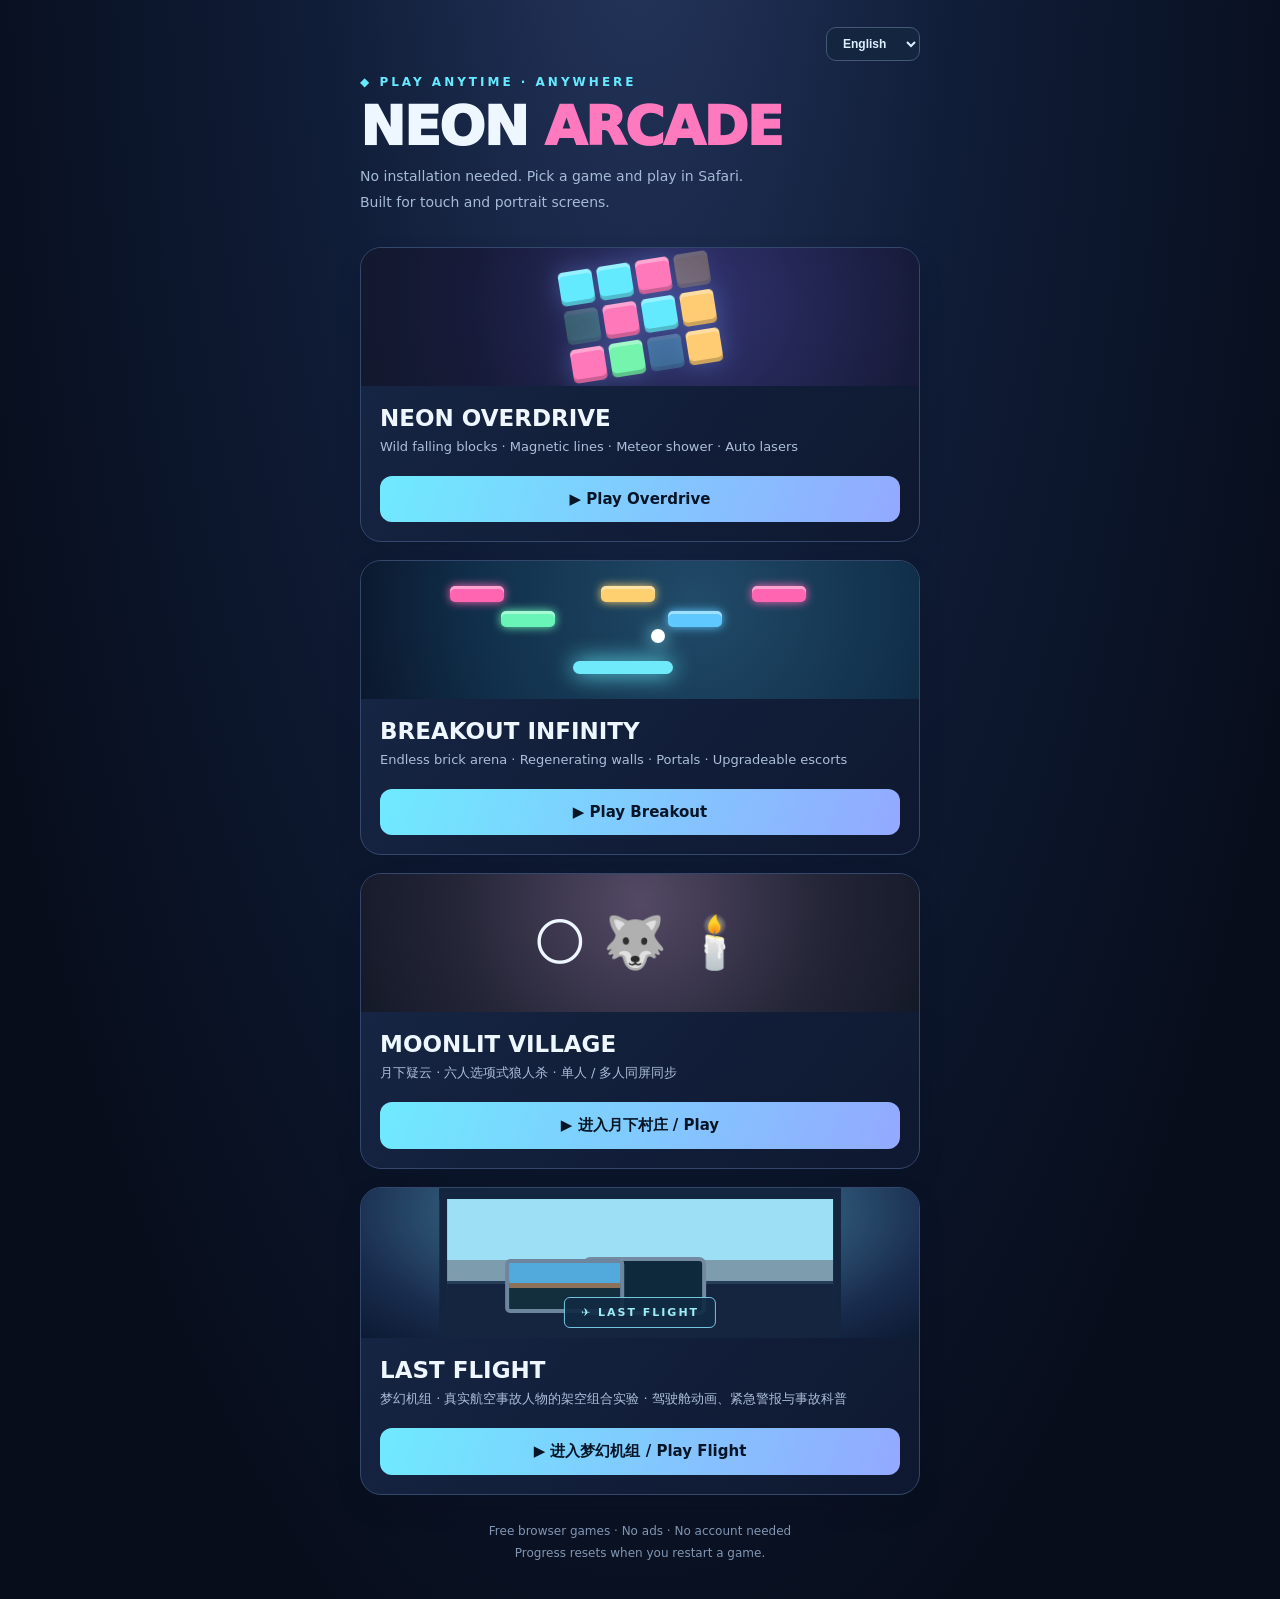
<file: index.html>
<!doctype html>
<html lang="en">
<head>
<meta charset="utf-8">
<meta name="viewport" content="width=device-width, initial-scale=1, viewport-fit=cover">
<meta name="theme-color" content="#0c1428">
<title>NEON ARCADE</title>
<style>
:root{color-scheme:dark;font-family:system-ui,-apple-system,"PingFang SC",sans-serif}
*{box-sizing:border-box}html{min-height:100%;background:#070d1b}body{margin:0;color:#eef7ff;background:radial-gradient(ellipse at 50% -10%,#25365d 0,#101d38 36%,#070d1b 80%);min-height:100dvh}
main{max-width:600px;margin:0 auto;padding:max(27px,env(safe-area-inset-top)) 20px max(35px,env(safe-area-inset-bottom))}
.overline{font-size:12px;letter-spacing:3px;color:#65eaff;font-weight:800}.header{margin:14px 0 32px}.header h1{margin:8px 0 8px;font-size:clamp(36px,10vw,54px);font-weight:950;letter-spacing:-1.5px;line-height:1.1}.header h1 span{color:#ff79bf}.header p{color:#a5bbd5;font-size:14px;line-height:1.8;margin:0}
.grid{display:grid;gap:18px}.card{background:linear-gradient(130deg,#172746,#0e1830);border:1px solid #34476c;border-radius:21px;overflow:hidden;box-shadow:0 12px 25px #060b1926}.art{height:138px;display:flex;align-items:center;justify-content:center;position:relative;overflow:hidden}.art.tetris{background:radial-gradient(circle at 60% 40%,#30326e,#171b3a 65%,#12182d)}.art.breakout{background:radial-gradient(circle at 60% 30%,#214b69,#102e49 65%,#0b172c)}.bricks{display:grid;grid-template-columns:repeat(4,34px);grid-auto-rows:34px;gap:5px;transform:rotate(-9deg);filter:drop-shadow(0 0 12px #799afa66)}.bricks i{display:block;border-radius:5px;box-shadow:inset 0 4px #ffffff55,inset 0 -4px #00000033;background:#63eaff}.bricks i:nth-child(3n){background:#ff78ba}.bricks i:nth-child(4n){background:#ffcc73}.bricks i:nth-child(5n){background:#74f4ad}.art.breakout .tile{position:absolute;height:16px;width:54px;border-radius:5px;box-shadow:0 0 10px currentColor,inset 0 3px #ffffff66}.art.breakout .paddle{position:absolute;bottom:25px;left:38%;width:100px;height:13px;background:#6feafa;border-radius:12px;box-shadow:0 0 22px #68eff9}.art.breakout .ball{position:absolute;left:52%;bottom:56px;width:14px;height:14px;border-radius:50%;background:white;box-shadow:0 0 17px #8ee9ff}
.body{padding:19px}.body h2{font-size:23px;margin:0 0 5px}.body p{font-size:13px;color:#acbed9;margin:0 0 18px;line-height:1.7}a.play{display:block;text-align:center;text-decoration:none;color:#061525;background:linear-gradient(110deg,#6feafe,#93a9ff);font-weight:900;border-radius:12px;padding:14px;font-size:15px;touch-action:manipulation}a.play:focus-visible{outline:3px solid #ffcc66;outline-offset:3px}.footer{margin-top:26px;color:#8296b3;font-size:12px;text-align:center;line-height:1.8}
.language-bar{display:flex;justify-content:flex-end}.language-bar select{color:#dcefff;background:#14253f;border:1px solid #435777;border-radius:10px;font-size:12px;font-weight:700;padding:8px 12px;max-width:160px}</style>
</head>
<body><main><div class="language-bar"><select id="arcade-language" aria-label="Language"><option value="en">English</option><option value="zh-CN">简体中文</option><option value="ja">日本語</option></select></div>
<header class="header"><div class="overline">◆ PLAY ANYTIME · ANYWHERE</div><h1>NEON <span>ARCADE</span></h1><p data-i18n="无需安装。选择游戏，在 Safari 里全屏畅玩。<br>触屏优先设计，适配 iPhone 竖屏。" data-i18n-html>No installation needed. Pick a game and play in Safari.<br>Built for touch and portrait screens.</p></header>
<div class="grid">
  <section class="card"><div class="art tetris" aria-hidden="true"><div class="bricks"><i></i><i></i><i></i><i style="opacity:.3"></i><i style="opacity:.25"></i><i></i><i></i><i></i><i></i><i></i><i style="opacity:.3"></i><i></i></div></div><div class="body"><h2>NEON OVERDRIVE</h2><p data-i18n="自动开挂方块 · 磁力补线 · 银河直条雨 · 自动激光与核爆">Wild falling blocks · Magnetic lines · Meteor shower · Auto lasers</p><a class="play" href="tetris.html" data-i18n="▶ 开始超载方块">▶ Play Overdrive</a></div></section>
  <section class="card"><div class="art breakout" aria-hidden="true"><div class="tile" style="top:25px;left:16%;background:#ff65b1;color:#ff65b1"></div><div class="tile" style="top:25px;left:43%;background:#ffd06f;color:#ffd06f"></div><div class="tile" style="top:25px;left:70%;background:#ff65b1;color:#ff65b1"></div><div class="tile" style="top:50px;left:25%;background:#69f5b8;color:#69f5b8"></div><div class="tile" style="top:50px;left:55%;background:#5fc9ff;color:#5fc9ff"></div><div class="ball"></div><div class="paddle"></div></div><div class="body"><h2>BREAKOUT INFINITY</h2><p data-i18n="无限弹球战场 · 自动再生砖墙 · 时空门轰炸 · 飞船逐级护航">Endless brick arena · Regenerating walls · Portals · Upgradeable escorts</p><a class="play" href="breakout.html" data-i18n="▶ 开始无限打砖块">▶ Play Breakout</a></div></section>
  <section class="card"><div class="art" style="background:radial-gradient(circle at 50% 20%,#544965,#252638 60%,#141928);font-size:51px" aria-hidden="true">🌕 🐺 🕯️</div><div class="body"><h2>MOONLIT VILLAGE</h2><p>月下疑云 · 六人选项式狼人杀 · 单人 / 多人同屏同步</p><a class="play" href="moonlit-village/">▶ 进入月下村庄 / Play</a></div></section>
  <section class="card"><div class="art" style="background:radial-gradient(ellipse at 50% 15%,#8dcbe4 0%,#386a89 35%,#192c4e 75%,#0c1a32);height:150px;position:relative;overflow:hidden" aria-hidden="true"><div style="position:absolute;top:0;left:50%;transform:translateX(-50%);width:72%;height:100%;border-left:8px solid #14253f;border-right:8px solid #14253f;border-top:11px solid #14253f;background:linear-gradient(#9de0f6 0 44%,#7d9dae 44% 59%,#263e58 59% 61%,#152540 61%);border-radius:0 0 8px 8px"><div style="position:absolute;bottom:18%;left:15%;height:39%;width:31%;border:4px solid #6e859e;border-radius:5px;background:linear-gradient(#52a9db 0 44%,#8d7259 44% 54%,#132e3d 54%);box-shadow:80px 0 0 -2px #0e293b,80px 0 0 2px #738aa1"></div></div><div style="position:absolute;bottom:10px;left:50%;transform:translateX(-50%);background:#112a44e8;color:#9cedf6;font-size:11px;letter-spacing:2px;font-weight:900;padding:8px 16px;border:1px solid #74c4df;border-radius:6px;white-space:nowrap">✈ LAST FLIGHT</div></div><div class="body"><h2>LAST FLIGHT</h2><p>梦幻机组 · 真实航空事故人物的架空组合实验 · 驾驶舱动画、紧急警报与事故科普</p><a class="play" href="last-flight/">▶ 进入梦幻机组 / Play Flight</a></div></section>
</div>
<footer class="footer" data-i18n="纯静态 HTML + JavaScript · 无广告 · 无账号要求<br>游戏成绩只保留在当前页面会话中" data-i18n-html>Free browser games · No ads · No account needed<br>Progress resets when you restart a game.</footer>
</main><script src="locale.js"></script><script>ArcadeLang.attach();</script></body></html>
</file>
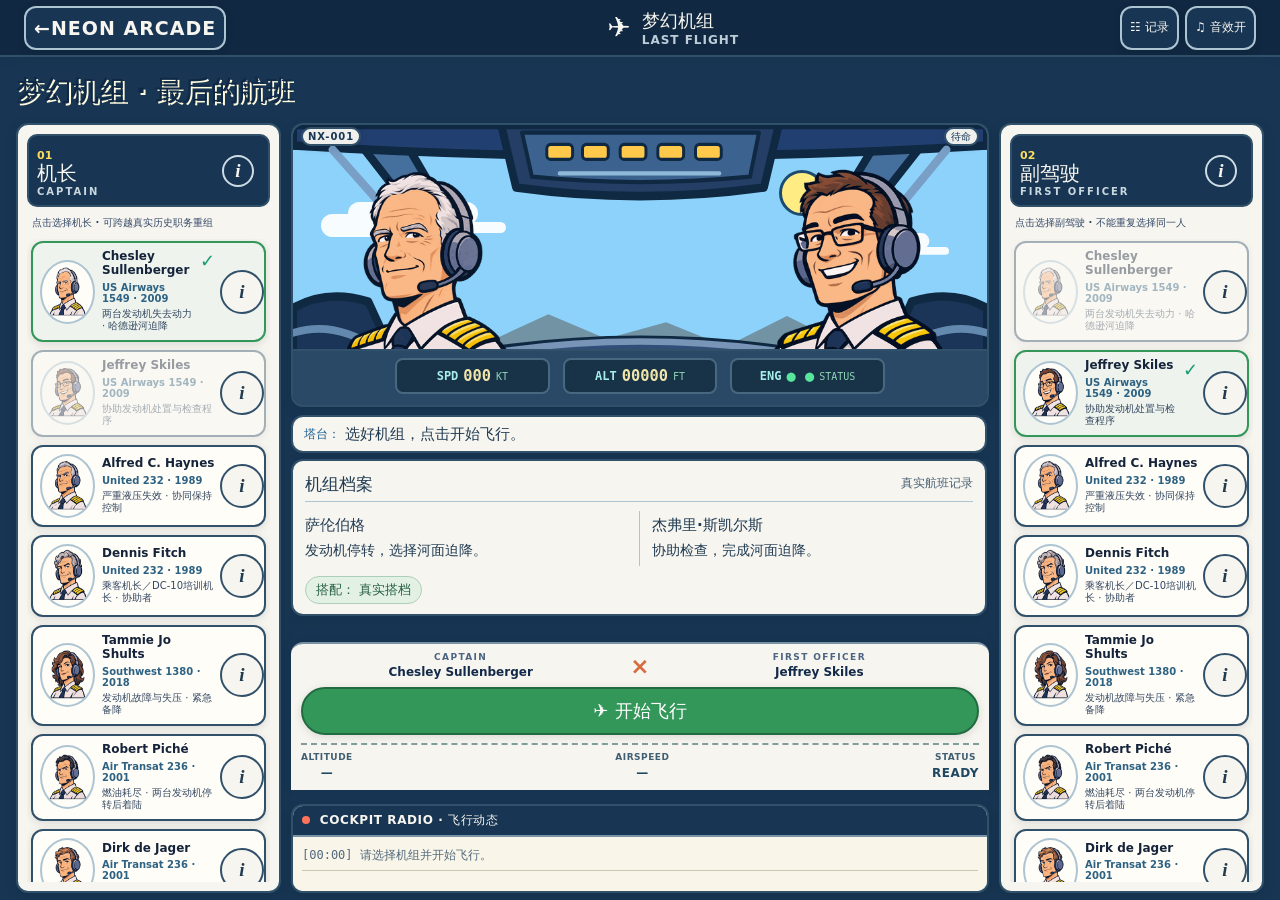
<file: last-flight/index.html>
<!doctype html>
<html lang="zh-CN">
<head>
<meta charset="utf-8">
<meta name="viewport" content="width=device-width,initial-scale=1,viewport-fit=cover">
<meta name="theme-color" content="#183653">
<meta name="description" content="真实航空事件人物的架空跨时代机组实验：选择两名飞行员，观看自动飞行与事故分析。">
<title>LAST FLIGHT · NEON ARCADE</title>
<link rel="stylesheet" href="style.css">
<link rel="stylesheet" href="v3.css">
<link rel="stylesheet" href="v4.css">
<link rel="stylesheet" href="v5.css">
<link rel="stylesheet" href="v6.css">
<link rel="stylesheet" href="v7.css">
<link rel="stylesheet" href="v8.css">
<link rel="stylesheet" href="v9.css">
<link rel="stylesheet" href="v10.css">
<link rel="stylesheet" href="v11.css">
<link rel="preload" as="image" href="assets/pilot-portraits.png">
<link rel="stylesheet" href="v12.css">
<link rel="stylesheet" href="v13.css">
<link rel="stylesheet" href="v14.css">
</head>
<body>
<div class="masthead">
  <a class="back" href="../" aria-label="返回 Neon Arcade">← <span>NEON ARCADE</span></a>
  <div class="brand"><span class="brand-icon">✈</span><div><strong>梦幻机组</strong><small>LAST FLIGHT</small></div></div>
  <div class="header-actions"><button id="logBtn" class="header-btn log-toggle" type="button" aria-controls="radioPanel" aria-expanded="false">☷ 记录</button><button id="soundBtn" class="header-btn" type="button" aria-pressed="true">♫ 音效开</button></div>
</div>
<main>
  <div class="intro">
    <div><div class="eyebrow">THE IMPOSSIBLE CREW EXPERIMENT</div><h1>梦幻机组 · 最后的航班</h1><p>选两位真实航空事件中的飞行员，把不同时代的机组放进一场<strong>架空</strong>的自动飞行。结局由事件、角色的历史行动原型与机组协作规则决定。</p></div>
    <div class="simulation-tag"><span class="dot"></span> FICTIONAL CROSSOVER <small>非真实事故预测</small></div>
  </div>
  <section class="play-layout" aria-label="游戏">
    <aside class="crew-panel captain" id="captainPanel">
      <div class="panel-head"><div><span class="panel-num">01</span><h2>机长 <span>CAPTAIN</span></h2></div><button class="mobile-info" data-info-current="captain" type="button" aria-label="查看当前机长经历">i</button></div>
      <div class="flight-crew-compact" aria-label="飞行中机长"><span id="captainFlightAvatar" class="flight-crew-avatar" aria-hidden="true"></span><span class="flight-crew-copy"><small>机长</small><strong id="captainFlightName">—</strong></span></div>
      <p class="panel-tip">点击选择机长 · 可跨越真实历史职务重组</p>
      <div class="mobile-chooser" data-picker="captain">
        <button type="button" class="crew-step" data-side="captain" data-shift="-1" aria-label="上一个机长">‹</button>
        <button type="button" class="crew-current portrait-picker" data-side="captain" aria-haspopup="dialog" aria-label="选择机长">
          <span class="mini-portrait" id="captainMiniPortrait"></span>
        </button>
        <button type="button" class="crew-step" data-side="captain" data-shift="1" aria-label="下一个机长">›</button>
        <button type="button" class="crew-current crew-caption" data-side="captain" aria-haspopup="dialog" aria-label="点击名字选择机长"><span class="mini-copy"><strong id="captainMiniName">—</strong><small id="captainMiniFlight">点击更换</small></span></button>
      </div>
      <div id="captainList" class="crew-list" role="group" aria-label="机长候选人"></div>
    </aside>
    <section class="center" aria-label="驾驶舱场景">
      <div class="cockpit" id="cockpit">
        <div class="scene-topline"><span class="flight-no">NX-001</span><span id="phase" class="phase">待命</span></div>
        <div class="glass">
          <div id="sky" class="sky"><div class="sun"></div><div class="cloud cloud-one"></div><div class="cloud cloud-two"></div><div id="ground" class="terrain"><svg viewBox="0 0 700 145" preserveAspectRatio="none" aria-hidden="true"><path d="M0 106 L62 75 L100 88 L158 50 L202 79 L263 27 L318 70 L375 41 L432 84 L490 30 L556 91 L620 50 L700 88 L700 145 L0 145Z" fill="#7293a4"/><path d="M0 126 L72 91 L140 117 L206 82 L285 114 L357 75 L420 107 L512 81 L605 120 L700 94 L700 145 L0 145Z" fill="#4b7985"/></svg></div></div>
          <div class="window-line one"></div><div class="window-line two"></div>
          <div class="warning" id="warning" aria-live="assertive" hidden><span>⚠ PULL UP!</span><small>TERRAIN · TERRAIN</small></div>
          <div class="windscreen-badge" id="scenarioBadge" aria-hidden="true" hidden></div>
        </div>
        
        <picture class="comic-frame-wrap" aria-hidden="true">
          <source media="(max-width:770px) and (orientation:portrait)" srcset="cockpit-frame-tall.svg">
          <img class="comic-cockpit-frame" src="cockpit-frame.svg" alt="" aria-hidden="true" draggable="false">
        </picture>
        <div class="overhead"><span></span><span></span><span></span><span></span><span></span><span></span><span></span><span></span><span></span></div>
        <div class="cockpit-deck" role="group" aria-label="简化飞机状态栏">
          <div class="instrument-strip">
            <div class="instrument-chip"><span>SPD</span><strong id="speed">000</strong><small>KT</small></div>
            <div class="instrument-chip"><span>ALT</span><strong id="altitude">00000</strong><small>FT</small></div>
            <div class="instrument-chip engines"><span>ENG</span><strong><span id="eng1">●</span> <span id="eng2">●</span></strong><small>STATUS</small></div>
          </div>
          <span id="vsi" hidden>VS +0000</span><span id="horizonLine" hidden></span>
        </div>
        <div class="pilot-figures">
          <div class="cockpit-figure left"><div id="bigCaptain"></div><span class="seat-name" id="seatCaptain" hidden></span></div>
          <div class="cockpit-figure right"><div id="bigFirstOfficer"></div><span class="seat-name" id="seatFirstOfficer" hidden></span></div>
        </div>
        <div class="film-grain"></div>
      </div>
      <section class="story-stage" aria-label="航班旁白与结果">
        <div class="story-bubble" id="storyBubble" aria-live="polite" aria-atomic="true">
          <span class="story-speaker" id="storySpeaker">塔台：</span>
          <span class="story-line" id="storyText">选好机组，点击开始飞行。</span>
        </div>
        <section class="crew-dossier" id="crewDossier" aria-labelledby="crewDossierTitle">
          <div class="dossier-title-row">
            <h2 id="crewDossierTitle">机组档案</h2>
            <span class="dossier-title-note">真实航班记录</span>
          </div>
          <div class="dossier-people">
            <article class="dossier-person" aria-label="所选机长的真实经历">
              <strong class="dossier-name" id="dossierCaptainName">—</strong>
              <p class="dossier-action" id="dossierCaptainAction">—</p>
            </article>
            <article class="dossier-person" aria-label="所选副驾驶的真实经历">
              <strong class="dossier-name" id="dossierFoName">—</strong>
              <p class="dossier-action" id="dossierFoAction">—</p>
            </article>
          </div>
          <div class="pairing-row">
            <span>搭配：</span>
            <strong class="pairing-pill" id="pairingTag" aria-live="polite">真实搭档</strong>
          </div>
        </section>
        <section class="flight-decisions" id="flightDecisions" aria-labelledby="flightDecisionsTitle" hidden>
          <div class="decision-header">
            <h2 id="flightDecisionsTitle">驾驶舱决策</h2>
            <span class="decision-counter" id="decisionCounter" aria-live="polite">1 / 5</span>
          </div>
          <p class="decision-consequence" id="decisionConsequence" aria-live="polite" hidden></p>
          <div class="pressure-summary">
            <span>剩余模拟时间</span>
            <strong id="pressureTime">13.5秒</strong>
          </div>
          <div class="pressure-track" id="pressureTrack" role="progressbar" aria-label="剩余模拟飞行时间" aria-valuemin="0" aria-valuemax="100" aria-valuenow="100">
            <div class="pressure-fill" id="pressureFill"></div>
          </div>
          <div class="decision-actions" id="decisionActions" role="group" aria-label="当前可选行动"></div>
          <p class="decision-caveat">剧情选择用于记录机组处置，不改变本局预设结局。</p>
        </section>
        <section class="inline-result-card" id="inlineResult" aria-live="polite" hidden>
          <div class="result-head" hidden aria-hidden="true"><strong id="inlineResultTitle">终章</strong><span id="inlineResultOutcome">—</span></div>
          <section class="result-segment result-real"><h3>真实事件</h3><p id="inlineHistory"></p></section>
          <div class="result-details" id="realEventDetails">
            <button class="result-toggle" id="resultExpand" type="button" aria-expanded="false" aria-controls="resultMore">
              <span class="when-closed">查看本次模拟与历史对比 +</span><span class="when-open">收起 −</span>
            </button>
            <div class="result-more" id="resultMore">
              <section class="result-segment"><h3>本次模拟</h3><p id="inlineSimulation"></p></section>
              <section class="result-segment"><h3>历史处置</h3><p id="inlineCompare"></p></section>
              <div class="inline-sources" id="inlineSources"></div>
            </div>
          </div>
          <p class="result-disclaimer" id="inlineDisclaimer">两者不是同一航班，结果不代表真实人物的必然选择。</p>
        </section>
      </section>
      <div class="dashboard">
        <div class="selected-names"><div><small>CAPTAIN</small><strong id="captainName">—</strong></div><span class="crew-divider">×</span><div><small>FIRST OFFICER</small><strong id="foName">—</strong></div></div>
        <button id="startBtn" class="start-btn" type="button">✈ 开始飞行</button>
        <div class="metrics"><span>ALTITUDE <strong id="metricAltitude">—</strong></span><span>AIRSPEED <strong id="metricSpeed">—</strong></span><span>STATUS <strong id="metricStatus">READY</strong></span></div>
      </div>
      <section class="radio-panel" id="radioPanel" aria-label="飞行事件记录">
        <div class="radio-header"><span><i class="live-dot"></i> COCKPIT RADIO · 飞行动态</span><span class="radio-actions"><button id="archiveBtn" type="button">历史档案 ↗</button><button id="closeLog" class="close-log" type="button" aria-label="关闭飞行记录">✕</button></span></div>
        <div class="radio-log" id="radioLog" role="log" aria-live="polite"><div class="log-line muted">[00:00] 航班待命。请选择机长与副驾驶。</div></div>
      </section>
      <p class="footnote">仅为教育用途的架空组合实验。人物插画为艺术化示意，并非真实肖像；模拟行动不代表这些人在其他航班上必然如此行事。</p>
    </section>
    <aside class="crew-panel first-officer" id="firstOfficerPanel">
      <div class="panel-head"><div><span class="panel-num">02</span><h2>副驾驶 <span>FIRST OFFICER</span></h2></div><button class="mobile-info" data-info-current="fo" type="button" aria-label="查看当前副驾驶经历">i</button></div>
      <div class="flight-crew-compact" aria-label="飞行中副驾驶"><span id="foFlightAvatar" class="flight-crew-avatar" aria-hidden="true"></span><span class="flight-crew-copy"><small>副驾驶</small><strong id="foFlightName">—</strong></span></div>
      <p class="panel-tip">点击选择副驾驶 · 不能重复选择同一人</p>
      <div class="mobile-chooser" data-picker="fo">
        <button type="button" class="crew-step" data-side="fo" data-shift="-1" aria-label="上一个副驾驶">‹</button>
        <button type="button" class="crew-current portrait-picker" data-side="fo" aria-haspopup="dialog" aria-label="选择副驾驶">
          <span class="mini-portrait" id="foMiniPortrait"></span>
        </button>
        <button type="button" class="crew-step" data-side="fo" data-shift="1" aria-label="下一个副驾驶">›</button>
        <button type="button" class="crew-current crew-caption" data-side="fo" aria-haspopup="dialog" aria-label="点击名字选择副驾驶"><span class="mini-copy"><strong id="foMiniName">—</strong><small id="foMiniFlight">点击更换</small></span></button>
      </div>
      <div id="foList" class="crew-list" role="group" aria-label="副驾驶候选人"></div>
    </aside>
  </section>
  <section class="learning">
    <div><span class="eyebrow">WHY THIS MATTERS</span><h2>飞完再看事故调查</h2><p>每轮结束会说明结果来自哪些<strong>游戏规则</strong>，并附上相关历史事件的资料来源。与真实事故相反的结局，不意味着历史上原本有不同的必然结果。</p></div>
    <div class="outcome-legend"><span class="legend safe">● 安全到达</span><span class="legend divert">● 紧急迫降</span><span class="legend crash">● 坠毁</span></div>
  </section>
</main>
<div class="modal-backdrop" id="pickerOverlay" hidden>
  <section class="modal picker-modal" role="dialog" aria-modal="true" aria-labelledby="pickerTitle">
    <button class="close" type="button" id="closePicker" aria-label="关闭机组选择">×</button>
    <div class="modal-eyebrow">CHOOSE YOUR CREW</div><h2 id="pickerTitle">选择飞行员</h2>
    <p class="picker-note">选择历史事件人物。更换飞行员不等于预测其在其他航班上的真实行为。</p>
    <div class="picker-grid" id="pickerItems"></div>
  </section>
</div>
<div class="pilot-popover" id="pilotInfoOverlay" role="dialog" aria-modal="false" aria-labelledby="pilotInfoTitle" hidden>
  <button class="close-popover" id="closePilotInfo" type="button" aria-label="关闭简介">×</button>
  <strong id="pilotInfoTitle">飞行员</strong>
  <div id="pilotInfoBody"></div>
</div>
<div class="modal-backdrop" id="resultOverlay" hidden>
  <section class="modal" role="dialog" aria-modal="true" aria-labelledby="resultTitle">
    <button class="close" type="button" id="closeModal" aria-label="关闭">×</button>
    <div class="modal-eyebrow">FLIGHT INCIDENT REVIEW</div>
    <div id="resultEmblem" class="result-emblem">✈</div>
    <h2 id="resultTitle">飞行结束</h2>
    <p id="resultSubtitle" class="modal-subtitle"></p>
    <div id="resultFactors" class="factor-box"></div>
    <h3>这次飞行发生了什么？</h3><p id="resultExplain"></p>
    <h3>真实历史资料 · 与游戏推演分开</h3>
    <div id="references" class="references"></div>
    <div class="modal-actions"><button id="againBtn" type="button" class="start-btn">↻ 再飞一次</button><button id="changeBtn" type="button" class="secondary-btn">更换机组</button></div>
  </section>
</div>
<div class="modal-backdrop" id="archiveOverlay" hidden>
  <section class="modal archive-modal" role="dialog" aria-modal="true" aria-labelledby="archiveTitle">
    <button class="close" type="button" id="closeArchive" aria-label="关闭">×</button><div class="modal-eyebrow">AVIATION HISTORY ARCHIVE</div><h2 id="archiveTitle">真实事件 · 公开资料</h2>
    <p class="archive-disclaimer">人物卡仅概述已核实的事件与机组行为，不提供对真实人物的心理诊断。事故原因未定的事件不会被设定为蓄意坠机。</p>
    <div id="archiveContent"></div>
  </section>
</div>
<script src="game.js"></script>
</body>
</html>
</file>
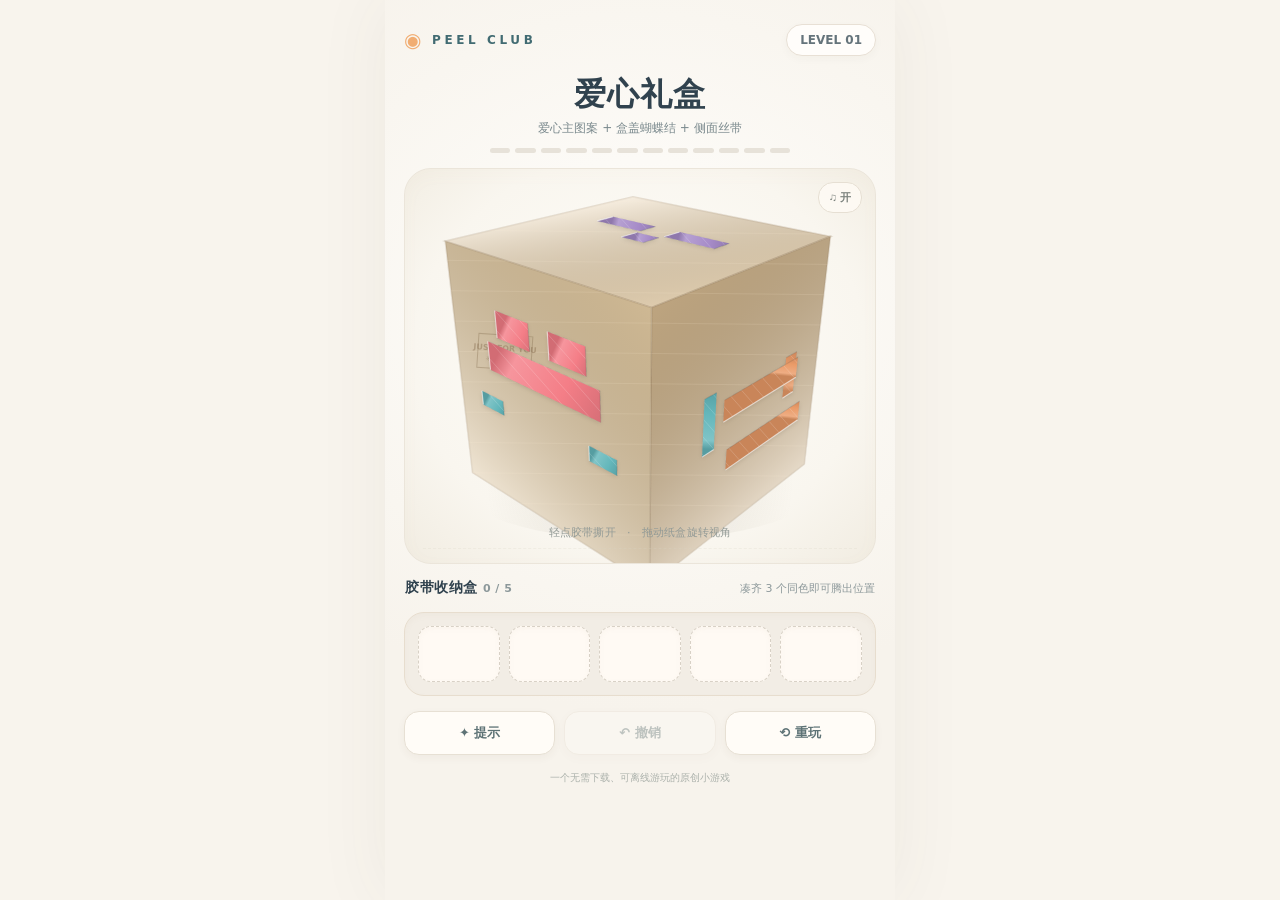
<file: peel-club/index.html>
<!doctype html>
<html lang="zh-CN">
<head>
<meta charset="UTF-8">
<meta name="viewport" content="width=device-width,initial-scale=1,maximum-scale=1,user-scalable=no,viewport-fit=cover">
<meta name="theme-color" content="#f8f4ed">
<title>Peel Club · 撕胶带</title>
<style>
:root{--ink:#30424e;--muted:#75838b;--bg:#f8f4ed;--paper:#fffdf9;--ring:#e9e2d7;--accent:#426d72;--accent2:#a9d2ca}
*{box-sizing:border-box;-webkit-tap-highlight-color:transparent}
html,body{margin:0;min-height:100%;background:var(--bg);font-family:ui-rounded,"SF Pro Rounded","PingFang SC","Microsoft YaHei",system-ui,sans-serif;color:var(--ink)}
body{display:flex;justify-content:center;overflow-x:hidden}
.game{width:min(100%,510px);min-height:100svh;display:flex;flex-direction:column;position:relative;background:radial-gradient(ellipse 90% 45% at 50% 34%,#fffefc 0%,#f9f6f0 72%,#f7f3ec 100%);box-shadow:0 0 70px #4b493a10;padding:16px 19px max(18px,env(safe-area-inset-bottom));gap:12px}
header{display:flex;align-items:center;justify-content:space-between;gap:12px}
.brand{font-size:12px;font-weight:900;letter-spacing:3.6px;color:#416b72;display:flex;align-items:center;gap:7px}
.brand:before{content:"◉";font-size:20px;color:#f1ad72}
.levelpill{border:1px solid #e8e0d5;background:#fffdfa;padding:8px 13px;border-radius:20px;font-size:12px;font-weight:800;color:#65747b;box-shadow:0 3px 10px #46342108}
.heading{text-align:center;display:flex;flex-direction:column;gap:5px;margin-top:3px}
h1{font-size:clamp(25px,6vw,32px);font-weight:900;letter-spacing:1.1px;line-height:1.25;margin:0}
.subtitle{font-size:12px;line-height:1.5;color:#7a898d}
.progress{display:flex;gap:5px;height:5px;width:min(100%,300px);margin:6px auto 0}
.progress i{flex:1;border-radius:5px;background:#e7e2d9;transition:background .25s}
.progress i.done{background:#9dc7bb}
.sceneWrap{position:relative;isolation:isolate;flex:0 0 auto;height:clamp(285px,44svh,510px);min-height:270px;max-height:520px;border-radius:27px;background:radial-gradient(ellipse at 50% 47%,#fffefa 0%,#f9f6ef 68%,#f1ece1 100%);border:1px solid #ebe5da;overflow:hidden;touch-action:none;box-shadow:inset 0 5px 18px #b4a68d08}
.sceneWrap:after{position:absolute;content:"";inset:auto 18px 14px;pointer-events:none;border-top:1px dashed #d8d1c440}
canvas{position:absolute;inset:0;display:block;width:100%;height:100%;touch-action:none;cursor:grab;outline:none}
canvas:active{cursor:grabbing}
.sceneHint{position:absolute;z-index:1;bottom:23px;left:0;right:0;text-align:center;font-size:11px;letter-spacing:.2px;color:#929a96;pointer-events:none}
.floating{position:absolute;right:13px;top:13px;display:flex;gap:6px}
.tiny{font-weight:800;font-size:11px;border:1px solid #e6dfd3;color:#7b827d;padding:7px 10px;border-radius:15px;background:#fffcf6cd;cursor:pointer}
.trayHeader{display:flex;align-items:center;justify-content:space-between;margin:0 1px;gap:5px}
.trayHeader b{font-size:14px;letter-spacing:.5px}
.trayHeader span{font-size:11px;color:#8c989a}
.tray{display:grid;grid-template-columns:repeat(5,1fr);gap:9px;background:#f2ede5;border:1px solid #e7ddce;border-radius:20px;padding:13px;box-shadow:inset 0 3px 6px #9e8d6b0b}
.slot{height:52px;border-radius:13px;background:#fffaf4;border:1px dashed #d8d1c6;display:flex;align-items:center;justify-content:center;position:relative;box-shadow:inset 0 2px 5px #aea08d0e;transition:transform .18s}
.slot .coil{width:34px;height:23px;border-radius:8px 8px 7px 7px;position:relative;transform:rotate(-12deg);box-shadow:1px 4px 5px #52524b21,inset 0 -5px 5px #1e384219,inset 0 5px 5px #ffffff59;animation:drop .24s cubic-bezier(.18,.7,.5,1.2) both}
.slot .coil:before{content:"";width:19px;height:14px;background:#f3f0e8;border:4px solid #ffffffa8;border-radius:50%;position:absolute;top:4px;left:8px;box-shadow:inset 0 1px 3px #746e6233}
.slot .coil:after{content:"";position:absolute;inset:3px 3px auto;border-top:1px solid #fff9}
@keyframes drop{from{transform:translateY(-14px) scale(.4) rotate(12deg);opacity:.3}to{transform:translateY(0) scale(1) rotate(-12deg);opacity:1}}
.actions{display:grid;grid-template-columns:1fr 1fr 1fr;gap:9px}
.action{background:#fffcf7;border:1px solid #e7e0d4;color:#5d7275;padding:12px 8px;border-radius:15px;font-family:inherit;font-weight:800;font-size:13px;box-shadow:0 3px 8px #4d48300c;cursor:pointer}
.action:active,.tiny:active{transform:scale(.96)}
.action:disabled{opacity:.37;cursor:default}
.footer{text-align:center;font-size:10px;color:#abb1ab;padding-top:1px}
.toast{position:absolute;z-index:4;left:50%;top:24%;transform:translate(-50%,-8px);background:#344c57e9;color:#fff;padding:10px 17px;border-radius:20px;box-shadow:0 12px 24px #344c5730;font-weight:800;font-size:12px;opacity:0;pointer-events:none;transition:opacity .25s,transform .25s;white-space:nowrap;max-width:88%;text-align:center}
.toast.show{opacity:1;transform:translate(-50%,0)}
.modal{position:absolute;z-index:6;inset:0;background:#35464c58;display:flex;align-items:center;justify-content:center;padding:25px;backdrop-filter:blur(5px)}
.modal[hidden]{display:none}
.modalCard{width:min(100%,355px);background:#fffdf8;padding:32px 24px 25px;border-radius:26px;text-align:center;box-shadow:0 25px 65px #2638393b}
.celebrate{font-size:54px;line-height:1.4}
.modalCard h2{margin:7px 0 8px;font-size:25px}
.modalCard p{color:#788589;font-size:13px;line-height:1.7;margin:0 0 22px}
.primary{border:0;border-radius:16px;padding:15px 22px;width:100%;font-size:15px;font-weight:900;color:#fff;background:linear-gradient(135deg,#588b8d,#406d74);box-shadow:0 8px 17px #557f7e44;cursor:pointer}
.secondary{background:transparent;border:0;color:#889393;font-size:12px;margin-top:14px;cursor:pointer;padding:6px}
@media(min-height:790px){.game{gap:15px;padding-top:24px}.sceneWrap{min-height:350px}.slot{height:56px}}
@media(max-height:670px){.game{gap:8px;padding-top:10px}.sceneWrap{height:252px;min-height:245px}.heading{gap:2px}.sceneHint{bottom:12px}.slot{height:43px}.tray{padding:10px}.action{padding:9px 4px}}
@media(prefers-reduced-motion:reduce){*{animation-duration:.001ms!important;transition-duration:.001ms!important}}
</style>
</head>
<body>
<main class="game" id="game">
  <header><div class="brand">PEEL CLUB</div><div class="levelpill" id="levelPill">LEVEL 01</div></header>
  <div class="heading"><h1 id="patternTitle">胶带图案</h1><div class="subtitle" id="subtitle">从最上层开始撕 · 同色三卷自动消除</div><div class="progress" id="progress"></div></div>
  <section class="sceneWrap" id="sceneWrap" aria-label="可旋转纸盒与彩色胶带"><canvas id="scene" aria-label="触摸胶带撕开，拖动旋转纸盒"></canvas><div class="floating"><button class="tiny" id="soundBtn" title="切换音效">♫ 开</button></div><div class="sceneHint">轻点胶带撕开　·　拖动纸盒旋转视角</div><div class="toast" id="toast"></div></section>
  <div class="trayHeader"><b>胶带收纳盒 <span id="counter">0 / 5</span></b><span>凑齐 3 个同色即可腾出位置</span></div>
  <div class="tray" id="tray" aria-label="五格胶带收纳槽"></div>
  <div class="actions"><button id="hintBtn" class="action">✦ 提示</button><button id="undoBtn" class="action">↶ 撤销</button><button id="resetBtn" class="action">⟲ 重玩</button></div>
  <div class="footer">一个无需下载、可离线游玩的原创小游戏</div>
  <div class="modal" id="modal" hidden><div class="modalCard"><div class="celebrate" id="modalIcon">🎉</div><h2 id="modalTitle">拆包成功！</h2><p id="modalDesc"></p><button id="nextBtn" class="primary">下一盒 →</button><button id="modalReset" class="secondary">再玩一次</button></div></div>
</main>
<script>

(() => {
 'use strict';
 const $=id=>document.getElementById(id), canvas=$('scene'), wrap=$('sceneWrap'), ctx=canvas.getContext('2d');
 const PALETTE=['#f47e87','#64b7bb','#f6bd63','#8ca9e8','#a68bc8','#80bd9d','#ea9b68','#c887b3'];
 const FACE=[{axis:2,sgn:-1},{axis:0,sgn:-1},{axis:1,sgn:-1},{axis:0,sgn:1},{axis:1,sgn:1},{axis:2,sgn:1}];
 const RGB=(hex)=>[parseInt(hex.slice(1,3),16),parseInt(hex.slice(3,5),16),parseInt(hex.slice(5,7),16)];
 function tint(hex,amt){const a=RGB(hex).map(v=>Math.max(0,Math.min(255,Math.round(v+(amt>0?255-v:-v)*Math.abs(amt)))));return `rgb(${a.join(',')})`}
 let W=400,H=400,DPR=1,boxScale=110,yaw=-.55,pitch=.34,level=1,pieces=[],tray=[],hist=[],anim=null,overlays=false,hits=[],hintId=null,hintUntil=0,sparkle=[],now=0,drag=null,sound=true,audio=null,toastTimer=0,currentLevelDef=null;
 try{level=Math.max(1,Math.min(99,Number(localStorage.getItem('peelclub_pattern_level')||1)||1))}catch(e){}
 function notify(msg){const t=$('toast');t.textContent=msg;t.classList.add('show');clearTimeout(toastTimer);toastTimer=setTimeout(()=>t.classList.remove('show'),1500)}
 function save(){try{localStorage.setItem('peelclub_pattern_level',String(level))}catch(e){}}
 function spawn(sx,sy,c,n=12){for(let i=0;i<n;i++){const a=Math.random()*Math.PI*2,sp=.55+Math.random()*2.6;sparkle.push({x:sx,y:sy,vx:Math.cos(a)*sp,vy:Math.sin(a)*sp-1.0,life:1,col:c,r:2+Math.random()*3})}}
 function clone(o){return JSON.parse(JSON.stringify(o))}
 function fkey(face){return `${face.axis}:${face.sgn}`}
 function seg(face,along,cross,from,to,width,ci,layer){return {faceAxis:face.axis,faceSgn:face.sgn,along:along==='h'?'u':'v',cross,from,to,width,ci,layer}}
 const FRONT={axis:2,sgn:1}, RIGHT={axis:0,sgn:1}, TOP={axis:1,sgn:1};
 const LEVELS=[
  {title:'爱心礼盒', subtitle:'爱心主图案 + 盒盖蝴蝶结 + 侧面丝带', hint:'先收集盒盖蝴蝶结，再拆正面的爱心', pieces:[
   seg(FRONT,'h',.50,-.46,-.10,.21,0,36),seg(FRONT,'h',.50,.10,.46,.21,0,35),seg(FRONT,'h',.22,-.58,.58,.23,0,34),
   seg(TOP,'h',-.22,-.58,-.12,.18,4,30),seg(TOP,'h',-.22,.12,.58,.18,4,29),seg(TOP,'h',0.00,-.11,.11,.17,4,28),
   seg(RIGHT,'v',-.38,-.78,.20,.17,6,24),seg(RIGHT,'v',.04,-.68,.26,.17,6,23),seg(RIGHT,'h',-.58,-.16,.18,.15,6,22),
   seg(FRONT,'h',-.18,-.72,-.46,.12,1,18),seg(FRONT,'h',-.18,.46,.72,.12,1,17),seg(RIGHT,'h',.42,-.22,.22,.13,1,16)
  ]},
  {title:'星星礼盒', subtitle:'大星星 + 盒盖小星群 + 侧面流星尾迹', hint:'先从盒盖的小星星开始，会更容易腾位', pieces:[
   seg(FRONT,'h',.66,-.12,.12,.19,2,36),seg(FRONT,'h',.42,-.54,.54,.22,2,35),seg(FRONT,'h',.10,-.24,.24,.16,2,34),
   seg(FRONT,'h',-.10,-.74,.74,.20,6,30),seg(FRONT,'h',-.34,-.38,.38,.18,6,29),seg(FRONT,'h',-.58,-.12,.12,.16,6,28),
   seg(TOP,'h',-.34,-.56,-.32,.12,3,24),seg(TOP,'h',-.02,-.10,.10,.12,3,23),seg(TOP,'h',.24,.30,.56,.12,3,22),
   seg(RIGHT,'v',-.56,-.78,-.12,.12,0,18),seg(RIGHT,'v',-.24,-.62,.06,.12,0,17),seg(RIGHT,'v',.04,-.46,.24,.12,0,16)
  ]},
  {title:'花束礼盒', subtitle:'花朵主体 + 顶面叶片 + 侧面藤蔓', hint:'花瓣优先，绿色叶片与藤蔓负责填满侧面', pieces:[
   seg(FRONT,'h',.58,-.22,.22,.23,7,36),seg(FRONT,'v',-.40,.18,.54,.22,7,35),seg(FRONT,'v',.40,.18,.54,.22,7,34),
   seg(FRONT,'v',-.40,-.10,.18,.22,4,30),seg(FRONT,'v',.40,-.10,.18,.22,4,29),seg(FRONT,'h',-.16,-.22,.22,.22,4,28),
   seg(TOP,'h',-.22,-.58,-.18,.14,5,24),seg(TOP,'h',.00,-.10,.10,.14,5,23),seg(TOP,'h',.22,.18,.58,.14,5,22),
   seg(RIGHT,'v',-.60,-.76,-.28,.14,1,18),seg(RIGHT,'v',-.24,-.42,.00,.14,1,17),seg(RIGHT,'v',.10,-.08,.28,.14,1,16)
  ]},
  {title:'笑脸礼盒', subtitle:'笑脸主图案 + 顶面小太阳 + 侧面表情符号', hint:'先拆眼睛和顶面的太阳，笑脸会更快成型', pieces:[
   seg(FRONT,'v',-.28,.20,.50,.17,3,36),seg(FRONT,'v',.28,.20,.50,.17,3,35),seg(FRONT,'h',.06,-.08,.08,.15,3,34),
   seg(FRONT,'h',.10,-.62,-.38,.16,0,30),seg(FRONT,'h',.10,.38,.62,.16,0,29),seg(FRONT,'h',.62,-.20,.20,.16,0,28),
   seg(TOP,'h',-.32,-.12,.12,.12,2,24),seg(TOP,'v',-.12,.06,.26,.11,2,23),seg(TOP,'v',.12,.06,.26,.11,2,22),
   seg(RIGHT,'h',.26,-.46,-.20,.12,6,18),seg(RIGHT,'h',.02,-.10,.10,.12,6,17),seg(RIGHT,'h',-.22,.20,.46,.12,6,16)
  ]},
  {title:'豪华礼盒', subtitle:'正面十字封带 + 盒盖蝴蝶结 + 右侧封条', hint:'这一关三面都有关键胶带，先从最显眼的上层开始', pieces:[
   seg(FRONT,'v',0,-.84,.84,.20,1,38),seg(FRONT,'h',0,-.76,.76,.20,1,37),seg(FRONT,'h',-.46,-.34,.34,.15,1,36),
   seg(TOP,'h',-.24,-.68,-.14,.18,5,32),seg(TOP,'h',-.24,.14,.68,.18,5,31),seg(TOP,'h',0.00,-.12,.12,.19,5,30),
   seg(TOP,'v',-.26,-.56,-.16,.16,0,26),seg(TOP,'v',.26,-.56,-.16,.16,0,25),seg(FRONT,'h',.54,-.46,.46,.16,0,24),
   seg(RIGHT,'v',-.48,-.78,.22,.15,2,20),seg(RIGHT,'v',-.08,-.62,.06,.15,2,19),seg(RIGHT,'v',.28,-.42,-.06,.15,2,18)
  ]}
 ];
 function localAxes(faceAxis){return [0,1,2].filter(a=>a!==faceAxis)}
 function faceEqual(a,b){return a.faceAxis===b.faceAxis&&a.faceSgn===b.faceSgn}
 function pieceRect(p){
  if(p.along==='u')return {u1:Math.min(p.from,p.to),u2:Math.max(p.from,p.to),v1:p.cross-p.width/2,v2:p.cross+p.width/2};
  return {u1:p.cross-p.width/2,u2:p.cross+p.width/2,v1:Math.min(p.from,p.to),v2:Math.max(p.from,p.to)};
 }
 function overlaps(a,b){if(!faceEqual(a,b))return false;const A=pieceRect(a),B=pieceRect(b);return !(A.u2<=B.u1+.001||B.u2<=A.u1+.001||A.v2<=B.v1+.001||B.v2<=A.v1+.001)}
 function blocked(p){return pieces.some(other=>!other.removed&&other.id!==p.id&&other.layer>p.layer&&overlaps(p,other))}
 function makeLevel(n){
  currentLevelDef=clone(LEVELS[(n-1)%LEVELS.length]);
  currentLevelDef.guide=currentLevelDef.pieces;
  pieces=currentLevelDef.pieces.map((p,i)=>({...p,id:i,color:PALETTE[p.ci],removed:false,reverse:i%2===1}));
  tray=[];hist=[];anim=null;hintId=null;sparkle=[];overlays=false;$('modal').hidden=true;
  yaw=currentLevelDef.title.includes('豪华礼盒')?-.80:-.74; pitch=currentLevelDef.title.includes('豪华礼盒')?.52:.44;
  $('levelPill').textContent='LEVEL '+String(n).padStart(2,'0');
  $('patternTitle').textContent=currentLevelDef.title;
  $('subtitle').textContent=currentLevelDef.subtitle;
  updateUI();
 }
 function updateUI(){
  const slots=$('tray');slots.replaceChildren();
  for(let i=0;i<5;i++){
   const slot=document.createElement('div');slot.className='slot';
   if(tray[i]!=null){const r=document.createElement('div');r.className='coil';r.style.background=PALETTE[tray[i]];slot.appendChild(r)}
   slots.appendChild(slot)
  }
  $('counter').textContent=`${tray.length} / 5`;$('undoBtn').disabled=!hist.length||!!anim;$('hintBtn').disabled=!!anim;
  const p=$('progress');p.replaceChildren();
  for(let i=0;i<pieces.length;i++){const e=document.createElement('i');if(i<pieces.filter(s=>s.removed).length)e.className='done';p.appendChild(e)}
 }
 function localPoint(p){const c=Math.cos(yaw),s=Math.sin(yaw),a=Math.cos(pitch),b=Math.sin(pitch);const x=p[0]*c+p[2]*s,z=-p[0]*s+p[2]*c;return [x,p[1]*a-z*b,p[1]*b+z*a]}
 function project(p){let [x,y,z]=localPoint(p);const per=5.7/(5.7-z);return {x:W*.5+x*boxScale*per,y:H*.49-y*boxScale*per,z}}
 function polyPath(points){ctx.beginPath();for(let i=0;i<points.length;i++)ctx[i===0?'moveTo':'lineTo'](points[i].x,points[i].y);ctx.closePath()}
 function normalVis(f){const q=[0,0,0];q[f.axis]=f.sgn;return localPoint(q)[2]}
 function makeFacePoints(f,off=1){const ids=[0,1,2].filter(a=>a!==f.axis),pts=[];for(const [u,v] of [[-1,-1],[1,-1],[1,1],[-1,1]]){let p=[0,0,0];p[f.axis]=f.sgn*off;p[ids[0]]=u;p[ids[1]]=v;pts.push(p)}return pts}
 function pointOnFace(faceAxis,faceSgn,u,v,lift=0){
  const ids=localAxes(faceAxis),p=[0,0,0];p[faceAxis]=faceSgn*(1.008+lift);p[ids[0]]=u;p[ids[1]]=v;return p;
 }
 function pieceQuad(piece,from,to,lift=0){
  const a=Math.min(from,to),b=Math.max(from,to),w=piece.width/2;
  if(b-a<.01)return null;
  const left=piece.along==='u'?a:piece.cross-w,right=piece.along==='u'?b:piece.cross+w;
  const top=piece.along==='u'?piece.cross+w:b,bottom=piece.along==='u'?piece.cross-w:a;
  const pts=[pointOnFace(piece.faceAxis,piece.faceSgn,left,bottom,lift),pointOnFace(piece.faceAxis,piece.faceSgn,right,bottom,lift),pointOnFace(piece.faceAxis,piece.faceSgn,right,top,lift),pointOnFace(piece.faceAxis,piece.faceSgn,left,top,lift)];
  return pts;
 }
 function pieceState(piece,progress=0){
  if(!anim||anim.id!==piece.id)return {attachedFrom:piece.from,attachedTo:piece.to,detach:false};
  const a=Math.min(piece.from,piece.to),b=Math.max(piece.from,piece.to),span=b-a;
  if(piece.reverse){const edge=b-span*progress;return {attachedFrom:a,attachedTo:edge,detach:true,contact:edge,free:b};}
  const edge=a+span*progress;return {attachedFrom:edge,attachedTo:b,detach:true,contact:edge,free:a};
 }
 function drawGuide(def){
  for(const p of def.guide||[]){
   const face={axis:p.faceAxis,sgn:p.faceSgn}; if(normalVis(face)<=.025)continue;
   const quad=pieceQuad(p,p.from,p.to,.001); if(!quad)continue; const ps=quad.map(project);
   ctx.save(); polyPath(ps); ctx.fillStyle='rgba(255,255,255,.10)'; ctx.fill(); ctx.strokeStyle='rgba(122,137,141,.22)'; ctx.setLineDash([5,4]); ctx.lineWidth=1; ctx.stroke(); ctx.restore();
  }
 }
 function inside(p,poly){let ins=false;for(let i=0,j=poly.length-1;i<poly.length;j=i++){const a=poly[i],b=poly[j];if(((a.y>p.y)!==(b.y>p.y))&&(p.x<(b.x-a.x)*(p.y-a.y)/(b.y-a.y+1e-9)+a.x))ins=!ins}return ins}
 function drawDetached(piece,state){
  const length=Math.abs(state.free-state.contact);
  if(length<.018)return;
  // Peel as a continuous translucent film outside its own box face.
  const steps=16,w=piece.width*.5;
  function vertex(i,side){
   const u=i/steps,s=state.contact+(state.free-state.contact)*u;
   const bulge=.012+.32*u*u*(3-2*u);
   const p=piece.along==='u'?pointOnFace(piece.faceAxis,piece.faceSgn,s,piece.cross+side*w*(1-.04*u),bulge):pointOnFace(piece.faceAxis,piece.faceSgn,piece.cross+side*w*(1-.04*u),s,bulge);
   return project(p)
  }
  const left=[],right=[];
  for(let i=0;i<=steps;i++){left.push(vertex(i,-1));right.push(vertex(i,1));}
  for(let i=0;i<steps;i++){
   const a=left[i],b=right[i],c=right[i+1],d=left[i+1],u=i/steps;
   ctx.save();ctx.beginPath();ctx.moveTo(a.x,a.y);ctx.lineTo(b.x,b.y);ctx.lineTo(c.x,c.y);ctx.lineTo(d.x,d.y);ctx.closePath();
   const g=ctx.createLinearGradient(a.x,a.y,b.x,b.y);
   g.addColorStop(0,tint(piece.color,-.17));g.addColorStop(.2,tint(piece.color,.22));g.addColorStop(.75,piece.color);g.addColorStop(1,tint(piece.color,-.17));
   ctx.globalAlpha=.86-.16*u;ctx.fillStyle=g;ctx.fill();ctx.restore();
  }
  ctx.save();ctx.beginPath();ctx.moveTo(left[0].x,left[0].y);ctx.lineTo(right[0].x,right[0].y);
  ctx.strokeStyle='rgba(37,46,48,.32)';ctx.lineWidth=2.3;ctx.stroke();
  ctx.beginPath();left.forEach((p,i)=>i?ctx.lineTo(p.x,p.y):ctx.moveTo(p.x,p.y));ctx.strokeStyle='rgba(255,255,255,.56)';ctx.lineWidth=.9;ctx.stroke();
  ctx.beginPath();ctx.moveTo(left[steps].x,left[steps].y);ctx.lineTo(right[steps].x,right[steps].y);ctx.strokeStyle='#f4fffcc9';ctx.lineWidth=1.2;ctx.stroke();ctx.restore();
 }
 function drawPiece(piece){
  const st=pieceState(piece,anim&&anim.id===piece.id?Math.min(1,Math.max(0,(now-anim.t0)/anim.duration)):0);
  const quad=pieceQuad(piece,st.attachedFrom,st.attachedTo,.0025); if(quad){
   const ps=quad.map(project); ctx.save(); ctx.shadowColor='#3e342625'; ctx.shadowBlur=4; ctx.shadowOffsetY=1.5; polyPath(ps);
   const grad=ctx.createLinearGradient(ps[0].x,ps[0].y,ps[1].x,ps[1].y); grad.addColorStop(0,tint(piece.color,-.14)); grad.addColorStop(.15,tint(piece.color,.18)); grad.addColorStop(.62,piece.color); grad.addColorStop(1,tint(piece.color,-.12));
   ctx.fillStyle=grad; ctx.fill(); ctx.restore();
   ctx.save(); polyPath(ps); ctx.clip(); ctx.strokeStyle='rgba(255,255,255,.18)'; ctx.lineWidth=.9; for(let k=-H;k<W+H;k+=16){ctx.beginPath();ctx.moveTo(k,-25);ctx.lineTo(k+H,H+25);ctx.stroke()} ctx.restore();
   ctx.beginPath(); ctx.moveTo(ps[0].x,ps[0].y); ctx.lineTo(ps[3].x,ps[3].y); ctx.strokeStyle='#fff9'; ctx.lineWidth=1.1; ctx.stroke();
   ctx.beginPath(); ctx.moveTo(ps[1].x,ps[1].y); ctx.lineTo(ps[2].x,ps[2].y); ctx.strokeStyle='#23343a1e'; ctx.stroke();
   if(hintId===piece.id && now<hintUntil){ctx.save();polyPath(ps);ctx.strokeStyle='#fff';ctx.shadowBlur=15;ctx.shadowColor='#fff';ctx.lineWidth=3.5;ctx.stroke();ctx.strokeStyle='#446a70';ctx.lineWidth=1.3;ctx.stroke();ctx.restore();}
   if(!anim||anim.id!==piece.id)hits.push({piece,poly:ps});
  }
  if(st.detach)drawDetached(piece,st);
 }
 function render(){
  now=performance.now(); ctx.clearRect(0,0,W,H); hits=[];
  ctx.save(); let shadowW=Math.min(boxScale*2.6,W*.64),shadowY=H*.79; const grd=ctx.createRadialGradient(W/2,shadowY,4,W/2,shadowY,shadowW*.51); grd.addColorStop(0,'#82786732'); grd.addColorStop(1,'#8a806900'); ctx.fillStyle=grd; ctx.beginPath(); ctx.ellipse(W*.5,shadowY,shadowW*.62,shadowW*.20,0,0,Math.PI*2); ctx.fill(); ctx.restore();
  const faces=FACE.filter(f=>normalVis(f)>.025).sort((a,b)=>{let x=[0,0,0],y=[0,0,0];x[a.axis]=a.sgn;y[b.axis]=b.sgn;return localPoint(x)[2]-localPoint(y)[2]});
  for(const f of faces){
   const pts=makeFacePoints(f,1).map(project), base=f.axis===1?'#ecd9bb':f.axis===0?'#c8ae88':'#dbc49e';
   ctx.save(); polyPath(pts); ctx.fillStyle=base; ctx.fill(); ctx.lineWidth=1.8; ctx.strokeStyle='#8f795b35'; ctx.stroke(); ctx.clip();
   const grad=ctx.createLinearGradient(pts[0].x,pts[0].y,pts[2].x,pts[2].y); grad.addColorStop(0,'#fff8'); grad.addColorStop(1,'#4a3d2616'); ctx.fillStyle=grad; ctx.fillRect(0,0,W,H);
   ctx.strokeStyle='#f9edd72a'; ctx.lineWidth=.8; for(let i=0;i<14;i++){const y=(i/13)*H;ctx.beginPath();ctx.moveTo(0,y);ctx.lineTo(W,y+5);ctx.stroke()} ctx.restore();
   if(f.axis===2&&f.sgn===1){const mark=project([-.38,.31,1.013]);ctx.save();ctx.translate(mark.x,mark.y);ctx.rotate(.065);ctx.globalAlpha=.36;ctx.strokeStyle='#826c4e';ctx.lineWidth=1;ctx.strokeRect(-27,-17,54,34);ctx.textAlign='center';ctx.fillStyle='#785c3d';ctx.font='bold 8px system-ui';ctx.fillText('JUST FOR YOU',0,-1);ctx.font='7px system-ui';ctx.fillText('✳  PEEL  ✳',0,10);ctx.restore();}
   drawGuide({guide:(currentLevelDef&&currentLevelDef.guide||[]).filter(g=>g.faceAxis===f.axis&&g.faceSgn===f.sgn)});
   const facePieces=pieces.filter(p=>!p.removed&&p.faceAxis===f.axis&&p.faceSgn===f.sgn).sort((a,b)=>a.layer-b.layer);
   for(const piece of facePieces)drawPiece(piece);
  }
  for(let i=sparkle.length-1;i>=0;i--){const p=sparkle[i];p.x+=p.vx;p.y+=p.vy;p.vy+=.04;p.life-=.018;if(p.life<=0){sparkle.splice(i,1);continue}ctx.globalAlpha=p.life;ctx.fillStyle=p.col;ctx.beginPath();ctx.arc(p.x,p.y,Math.max(0,p.r*p.life),0,Math.PI*2);ctx.fill()} ctx.globalAlpha=1;
  if(anim&&now-anim.t0>anim.duration)finishPeel(); requestAnimationFrame(render)
 }
 function screenCenter(piece){const list=hits.filter(h=>h.piece.id===piece.id);if(!list.length)return {x:W*.5,y:H*.5};const q=list[list.length-1];return q.poly.reduce((a,p)=>({x:a.x+p.x/4,y:a.y+p.y/4}),{x:0,y:0})}
 function beginPeel(piece){if(overlays||anim||piece.removed)return; if(blocked(piece)){notify('这片胶带被压住了，先撕上层 ✦');play('no');return}
  hist.push({removed:pieces.map(s=>s.removed),tray:[...tray]}); if(hist.length>40)hist.shift(); anim={id:piece.id,t0:performance.now(),duration:560}; hintId=null; play('rip'); updateUI();
 }
 function finishPeel(){if(!anim)return; const s=pieces.find(s=>s.id===anim.id); if(!s)return; anim=null; s.removed=true; tray.push(s.ci); const n=tray.filter(x=>x===s.ci).length;
  if(n>=3){tray=tray.filter(x=>x!==s.ci); play('match'); const pos=screenCenter(s); spawn(pos.x,pos.y,s.color,20); notify('三片同色！收纳成功 ✨')} else play('release');
  updateUI(); if(pieces.every(s=>s.removed)&&tray.length===0){openModal(true)} else if(tray.length>=5){openModal(false)}
 }
 function openModal(won){overlays=true; $('modalIcon').textContent=won?'🎉':'📦'; $('modalTitle').textContent=won?'拼图拆完啦！':'收纳盒装满了'; $('modalDesc').textContent=won?'你把胶带图案一片片拆开了。准备挑战下一份礼物吗？':(currentLevelDef&&currentLevelDef.hint)||'注意撕取顺序，凑齐三片相同颜色才能腾出空间。'; $('nextBtn').textContent=won?'下一关图案 →':'重新挑战 ↻'; $('nextBtn').onclick=()=>{if(won){level++;save()}makeLevel(level)}; $('modal').hidden=false; play(won?'win':'no')}
 function findPieceAt(p){for(let i=hits.length-1;i>=0;i--){if(inside(p,hits[i].poly))return hits[i].piece}return null}
 function resize(){const r=canvas.getBoundingClientRect(); W=Math.max(250,r.width); H=Math.max(200,r.height); DPR=Math.min(window.devicePixelRatio||1,2); canvas.width=Math.ceil(W*DPR); canvas.height=Math.ceil(H*DPR); ctx.setTransform(DPR,0,0,DPR,0,0); boxScale=Math.min(W*.34,H*.32,149)}
 function eventPoint(e){const r=canvas.getBoundingClientRect(); return {x:e.clientX-r.left,y:e.clientY-r.top}}
 canvas.addEventListener('pointerdown',e=>{if(overlays||anim)return; e.preventDefault(); canvas.setPointerCapture(e.pointerId); const p=eventPoint(e); drag={id:e.pointerId,x:p.x,y:p.y,px:p.x,py:p.y,moved:false}});
 canvas.addEventListener('pointermove',e=>{if(!drag||e.pointerId!==drag.id)return; e.preventDefault(); const p=eventPoint(e); const dist=Math.hypot(p.x-drag.x,p.y-drag.y); if(dist>7)drag.moved=true; if(drag.moved){yaw=Math.max(-Math.PI*4,Math.min(Math.PI*4,yaw+(p.x-drag.px)*.009)); pitch=Math.max(-1.35,Math.min(1.35,pitch+(p.y-drag.py)*.007))} drag.px=p.x; drag.py=p.y});
 canvas.addEventListener('pointerup',e=>{if(!drag||e.pointerId!==drag.id)return; const p=eventPoint(e); if(!drag.moved){const piece=findPieceAt(p); if(piece)beginPeel(piece); else notify('轻点图案上的彩色胶带即可撕开 ✦')} drag=null});
 canvas.addEventListener('pointercancel',()=>drag=null);
 $('hintBtn').onclick=()=>{if(anim||overlays)return; const pick=pieces.filter(t=>!t.removed&&!blocked(t)).sort((a,b)=>b.layer-a.layer)[0]; if(!pick)return; hintId=pick.id; hintUntil=performance.now()+2200; const center=screenCenter(pick); spawn(center.x,center.y,pick.color,9); notify('发光的那片可以先撕 ✨')};
 $('undoBtn').onclick=()=>{if(!hist.length||anim)return; const last=hist.pop(); pieces.forEach((s,i)=>s.removed=last.removed[i]); tray=last.tray; overlays=false; $('modal').hidden=true; hintId=null; updateUI(); notify('撤销成功 ↶')};
 $('resetBtn').onclick=()=>makeLevel(level); $('modalReset').onclick=()=>makeLevel(level);
 $('soundBtn').onclick=()=>{sound=!sound; $('soundBtn').textContent=sound?'♫ 开':'♫ 关'; if(sound)play('tap')};
 function play(type){if(!sound)return;try{
  const AC=window.AudioContext||window.webkitAudioContext;if(!AC)return;
  audio=audio||new AC();if(audio.state==='suspended')audio.resume().catch(()=>{});
  const t=audio.currentTime;
  function tone(f,d,v=.025,shape='sine',dt=0){
   const osc=audio.createOscillator(),g=audio.createGain();osc.type=shape;osc.frequency.setValueAtTime(f,t+dt);
   osc.frequency.exponentialRampToValueAtTime(f*.94,t+dt+d);
   g.gain.setValueAtTime(.001,t+dt);g.gain.exponentialRampToValueAtTime(v,t+dt+.013);
   g.gain.exponentialRampToValueAtTime(.001,t+dt+d);osc.connect(g).connect(audio.destination);osc.start(t+dt);osc.stop(t+dt+d+.02)
  }
  function noiseBurst(duration,volume,low,high,mode){
   const sr=audio.sampleRate,N=Math.max(1,Math.floor(sr*duration)),buf=audio.createBuffer(1,N,sr),d=buf.getChannelData(0);
   let smooth=0;
   for(let i=0;i<N;i++){
    const x=i/sr,u=i/N,r=Math.random()*2-1;
    smooth+=.22*(r-smooth);
    let envelope;
    if(mode==='rip'){
     const tack=.72+.28*Math.pow(Math.sin(2*Math.PI*(31*x+1.7*Math.sin(2*Math.PI*4*x))),2);
     envelope=Math.min(1,u/.04)*Math.min(1,(1-u)/.11)*tack*(.83+.17*Math.sin(2*Math.PI*5.2*x));
    }else envelope=Math.pow(1-u,2.1);
    d[i]=(r*.82-smooth*.52)*envelope
   }
   const source=audio.createBufferSource(),hp=audio.createBiquadFilter(),lp=audio.createBiquadFilter(),g=audio.createGain();
   source.buffer=buf;hp.type='highpass';hp.frequency.value=low;lp.type='lowpass';lp.frequency.value=high;
   g.gain.value=volume;source.connect(hp).connect(lp).connect(g).connect(audio.destination);source.start(t)
  }
  if(type==='rip'){
   // Continuous irregular adhesive crackle and film friction, without musical oscillator tones.
   noiseBurst(.55,.18,360,7100,'rip');
  }else if(type==='release'){
   noiseBurst(.045,.048,160,1450,'pop');
  }else if(type==='match'){tone(610,.16,.026);tone(820,.20,.028,'sine',.09);tone(1060,.22,.029,'sine',.19)}
  else if(type==='win'){[440,550,660,880].forEach((f,i)=>tone(f,.28,.038,'sine',i*.11))}
  else if(type==='no')tone(210,.12,.024,'triangle');else tone(470,.11,.018)
 }catch(e){}
 }
 makeLevel(level); if(typeof ResizeObserver!=='undefined')new ResizeObserver(resize).observe(wrap); window.addEventListener('resize',resize); resize(); requestAnimationFrame(render);
})();

</script>
</body>
</html>
</file>
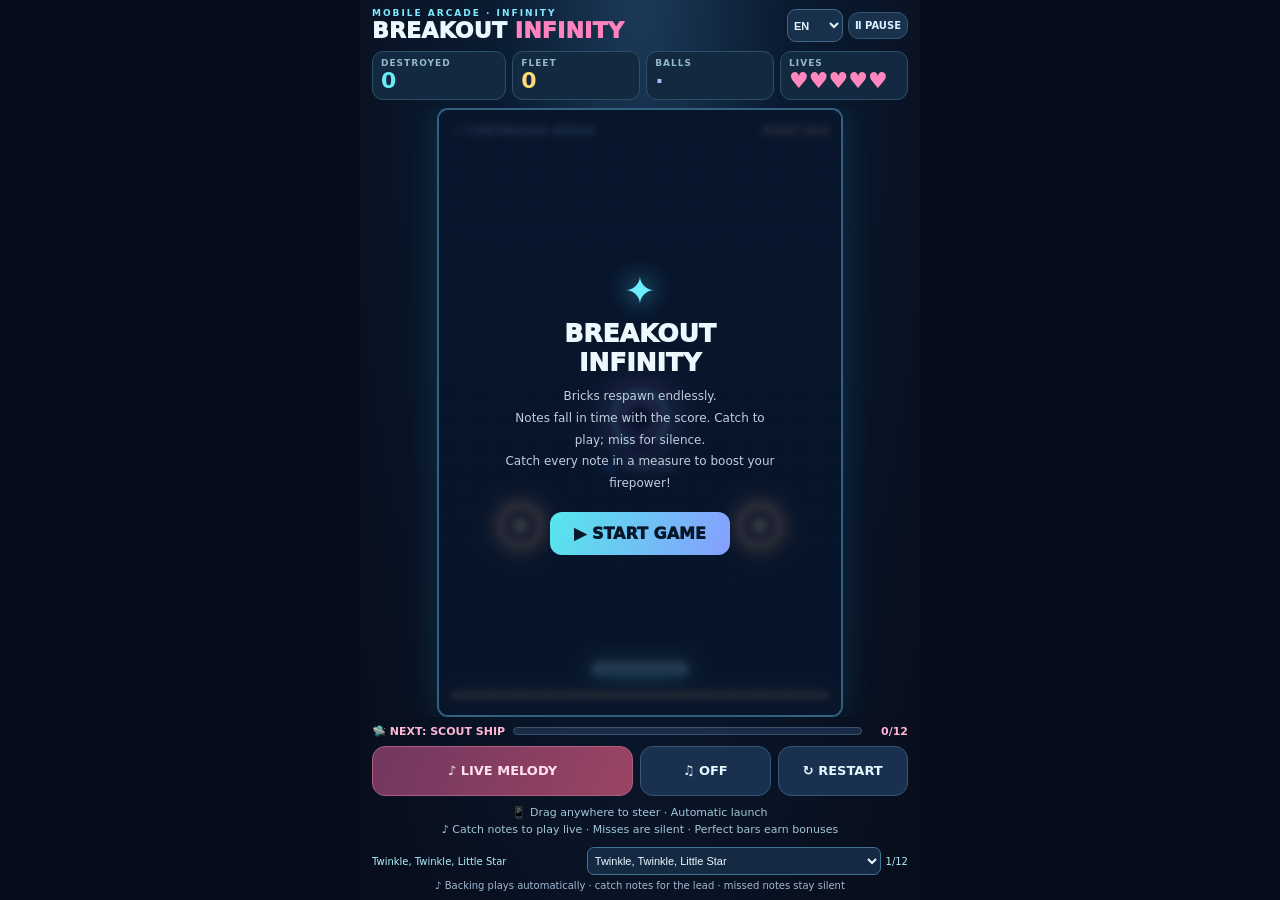
<file: breakout.html>
<!doctype html>
<html lang="en">
<head>
<meta charset="utf-8"><meta name="viewport" content="width=device-width, initial-scale=1, viewport-fit=cover"><meta name="theme-color" content="#081323"><title>BREAKOUT INFINITY · 星际弹球战场</title>
<style>
:root{color-scheme:dark}*{box-sizing:border-box}html,body{height:100%;margin:0;overscroll-behavior:none;background:#070d1b}body{font-family:system-ui,-apple-system,"PingFang SC",sans-serif;color:#ebf9ff;overflow:hidden;-webkit-tap-highlight-color:transparent}button{font:inherit;touch-action:manipulation;cursor:pointer}
#app{height:100vh;height:100dvh;max-width:560px;margin:auto;display:flex;flex-direction:column;min-height:0;gap:8px;padding:max(8px,env(safe-area-inset-top)) 12px max(9px,env(safe-area-inset-bottom));background:radial-gradient(ellipse at 50% -4%,#1c3b59,#0a1b31 37%,#080e1c 91%)}
.header{display:flex;justify-content:space-between;align-items:center;flex:none}.micro{font-size:9px;letter-spacing:2px;color:#7fe9ff;font-weight:800}.title{font-size:clamp(18px,4.8vw,24px);font-weight:950;letter-spacing:1px}.title em{font-style:normal;color:#ff83bd}.minor{border:1px solid #335775;border-radius:11px;background:#19314b;color:#daefff;padding:8px 10px;font-size:12px;font-weight:850}
.stats{display:grid;grid-template-columns:1.05fr 1fr 1fr 1fr;gap:6px;flex:none}.stat{min-width:0;padding:6px 8px;background:#132940;border:1px solid #2b5068;border-radius:11px}.stat span{display:block;color:#93b7cc;font-size:9px;letter-spacing:1px;font-weight:800}.stat b{font-size:clamp(16px,4.7vw,22px);font-variant-numeric:tabular-nums;font-weight:900;white-space:nowrap}
.stage{flex:1 1 0;min-height:0;display:flex;justify-content:center;position:relative;overflow:hidden}#field-wrap{height:100%;max-width:100%;aspect-ratio:360/540;border:2px solid #32607e;border-radius:11px;overflow:hidden;position:relative;touch-action:none;background:#0b1931;box-shadow:0 0 32px #2abdeb15}#field{width:100%;height:100%;display:block;touch-action:none}
.overlay{position:absolute;inset:0;background:#08152bd4;backdrop-filter:blur(3px);display:flex;align-items:center;justify-content:center;text-align:center;padding:15px}.overlay[hidden]{display:none}.panel{max-width:275px}.panel .sig{font-size:38px;color:#6deeff;text-shadow:0 0 25px #4ddfff}.panel h2{font-size:25px;margin:6px 0;font-weight:950}.panel p{font-size:12px;color:#bed0dd;line-height:1.8;margin:9px 0 18px}.play{background:linear-gradient(110deg,#56e7eb,#879eff);border:0;border-radius:12px;padding:12px 24px;color:#081629;font-weight:950}
.charge{display:flex;align-items:center;gap:8px;flex:none}.charge strong{font-size:11px;color:#ffb7d7;font-weight:900;white-space:nowrap}.meter{height:8px;border-radius:99px;background:#192c47;border:1px solid #3c526d;flex:1;overflow:hidden}.meter>div{height:100%;width:0;background:linear-gradient(90deg,#9a7afd,#fe64a9,#ffca71);transition:width .12s}.pct{font-size:11px;font-weight:900;color:#ffb3d7;width:38px;text-align:right}
.controls{display:grid;grid-template-columns:2fr 1fr 1fr;gap:7px;flex:none}.btn{border:1px solid #355879;border-radius:13px;background:#19314e;color:#e5f7ff;padding:13px 7px;font-size:13px;font-weight:900;min-height:50px;touch-action:manipulation}.btn:active{transform:translateY(1px)}.btn:disabled{opacity:.45}.btn.rage{background:linear-gradient(110deg,#71375f,#9b4464);border-color:#b05e80;color:#ffe1ee}.btn.ready{background:linear-gradient(120deg,#fc578f,#ffb64f);color:#201326;animation:pulse .65s infinite alternate}@keyframes pulse{to{filter:brightness(1.25)}}.help{font-size:11px;color:#a2c6d8;line-height:1.6;text-align:center;flex:none}
@media(max-height:680px){#app{gap:5px}.stats .stat{padding:4px 7px}.controls .btn{padding:8px 5px;min-height:42px}.micro{display:none}.help{font-size:10px}}
@media(max-height:520px){.help{display:none}}

/* Music state and accessibility polish. */
#sound.active{color:#ffe4f4;background:linear-gradient(110deg,#4d305b,#28496c);border-color:#a36ba1;box-shadow:0 0 17px #e35ba83f}
#field-wrap{box-shadow:0 0 36px #2abdeb29,inset 0 0 22px #19bdeb11}.next{white-space:nowrap;font-size:11px;color:#d7f3ff;font-weight:800}.btn:focus-visible,.minor:focus-visible{outline:2px solid #7ff1ff;outline-offset:2px}
@media(prefers-reduced-motion:reduce){.btn.ready{animation:none}.meter>div{transition:none}}
 .songbook{flex:none;display:grid;grid-template-columns:minmax(0,1fr) minmax(120px,1.4fr) auto;gap:5px;align-items:center;color:#aeefff;font-size:10px}.songbook #songName{overflow:hidden;text-overflow:ellipsis;white-space:nowrap}.songbook select{min-width:0;max-width:100%;background:#162942;color:#e8faff;border:1px solid #427394;border-radius:7px;padding:6px 3px;font-size:11px}.songbook small{grid-column:1/-1;text-align:center;color:#a0b9d3;font-size:10px}@media(max-height:680px){.songbook #songName,.songbook small{display:none}.songbook{grid-template-columns:1fr auto}}
.songbook #touhouNotice{grid-column:1/-1;text-align:center;font-size:9px;line-height:1.3;color:#ffe3e7;background:#3b1a34;border:1px solid #a14c73;border-radius:7px;padding:4px}
.songbook #touhouNotice[hidden]{display:none}
body.touhou-mode #app{background:radial-gradient(ellipse 100% 55% at 50% -8%,#67364f 0%,#31172e 43%,#120c22 96%)}
body.touhou-mode #field-wrap{border-color:#be7293;box-shadow:0 0 29px #e65b8f30,inset 0 0 23px #bf6a8a1a}
body.touhou-mode .songbook select{background:#3e1e36;border-color:#a96683}
body.touhou-mode .charge .meter>div{background:linear-gradient(90deg,#ffebdc,#fb849f,#d54f74)}
body.touhou-mode #rage{background:linear-gradient(100deg,#703353,#ac5067);font-size:clamp(9px,2.7vw,12px)}
body.touhou-mode #fleetBadge{font-size:clamp(9px,2.75vw,11px);color:#ffe6ed}

body.flandre-mode #app{background:radial-gradient(ellipse 100% 55% at 50% -8%,#57305e 0%,#2b1938 52%,#150c27 100%)}
body.flandre-mode #field-wrap{border-color:#e48bc3;box-shadow:0 0 29px #e65b8f38,inset 0 0 23px #a771ec21}
body.flandre-mode .songbook select{background:#42233f;border-color:#d781af}
body.flandre-mode .charge .meter>div{background:linear-gradient(90deg,#ffeda0,#fb7ab9,#ad88f7)}
body.flandre-mode #fleetBadge{color:#ffe3f5}

body.remilia-mode #app{background:radial-gradient(ellipse 100% 55% at 50% -8%,#591528 0%,#2c0e1e 51%,#140914 100%)}
body.remilia-mode #field-wrap{border-color:#c14e68;box-shadow:0 0 32px #ec4d7942,inset 0 0 21px #a33d651d}
body.remilia-mode .songbook select{background:#451a2d;border-color:#b45b72}
body.remilia-mode .charge .meter>div{background:linear-gradient(90deg,#51203d,#b43f69,#ffd39b)}
body.remilia-mode #rage{background:linear-gradient(90deg,#62203a,#b44068)}
body.remilia-mode #fleetBadge{color:#ffbad0}
body.reimu-mode #app{background:radial-gradient(ellipse 100% 55% at 50% -8%,#643c4d 0%,#301d33 52%,#150f21 100%)}
body.reimu-mode #field-wrap{border-color:#f3a8b0;box-shadow:0 0 27px #f9a0ab39,inset 0 0 18px #fff3e11b}

body.sakuya-mode #app{background:radial-gradient(ellipse 100% 55% at 50% -8%,#50647e 0%,#253751 47%,#101c31 100%)}
body.sakuya-mode #field-wrap{border-color:#acbed8;box-shadow:0 0 30px #d8e8ff2c,inset 0 0 21px #d9e6ff1c}
body.sakuya-mode .songbook select{background:#243c59;border-color:#a9bdd4}
body.sakuya-mode .charge .meter>div{background:linear-gradient(90deg,#7694ba,#d5e8ff,#f1d1a8)}
body.sakuya-mode #rage{background:linear-gradient(95deg,#3b4f74,#6d7d9f)}
body.sakuya-mode #fleetBadge{color:#dceafc}
body.yukari-mode #app{background:radial-gradient(ellipse 100% 55% at 50% -8%,#655077 0%,#322147 49%,#150e26 100%)}
body.yukari-mode #field-wrap{border-color:#e1bf88;box-shadow:0 0 32px #bb8bda48,inset 0 0 24px #efc98721}
body.yukari-mode .songbook select{background:#3b2a51;border-color:#c9a67e}
body.yukari-mode .charge .meter>div{background:linear-gradient(90deg,#aa84d5,#d7b5ff,#f9d28c)}
body.yukari-mode #rage{background:linear-gradient(100deg,#533c79,#9074b4)}
body.yukari-mode #fleetBadge{color:#f5deb7}


</style>
</head>
<body><main id="app">
<header class="header"><div><div class="micro">MOBILE ARCADE · INFINITY</div><div class="title">BREAKOUT <em>INFINITY</em></div></div><button id="pause" class="minor">Ⅱ 暂停</button></header>
<section class="stats"><div class="stat"><span>已击碎</span><b id="kills" style="color:#69eaf5">0</b></div><div class="stat"><span>护航等级</span><b id="fleet" style="color:#ffda76">0</b></div><div class="stat"><span>小球</span><b id="balls" style="color:#a3bfff">1</b></div><div class="stat"><span>生命</span><b id="lives" style="color:#ff87bd">♥♥♥♥♥</b></div></section>
<section class="stage"><div id="field-wrap"><canvas id="field" width="360" height="540" aria-label="连续弹球打砖块战场，横向拖动控制挡板。中央时空门可传送弹球并发射追踪轰炸。"></canvas><div class="overlay" id="overlay"><div class="panel"><div class="sig">✦</div><h2 id="overlayTitle">星际弹球战场</h2><p id="overlayDesc">没有分离关卡，砖块会持续再生。<br>音符按乐谱落下，接住就演奏；漏接就静音。<br>完整接住一个小节，可获得特殊火力！</p><button id="start" class="play">▶ 开始无限狂欢</button></div></div></div></section>
<section class="charge"><strong id="fleetBadge">🛸 飞船尚未解锁</strong><div class="meter"><div id="meterFill"></div></div><span id="meterPct" class="pct">0/12</span></section>
<nav class="controls"><div id="rage" class="btn rage" style="display:flex;align-items:center;justify-content:center;text-align:center;pointer-events:none">♪ LIVE MELODY</div><button id="sound" class="btn">♫ 关</button><button id="reset" class="btn">↻ 重开</button></nav>
<div class="help">📱 在场地任意高度左右滑动 · 小球自动发射<br>♪ 接音符实时演奏 · 漏接即静音 · 完整小节奖励</div>
<section class="songbook" aria-label="Song playlist"><span id="songName">Twinkle, Twinkle, Little Star</span><select id="songSelect" aria-label="Choose a song"><option value="twinkle">Twinkle, Twinkle, Little Star</option><option value="frere">Frère Jacques</option><option value="ode">Ode to Joy (Theme)</option><option value="furelise">Für Elise · Complete Piano Score</option><option value="septette">Septette for the Dead Princess (Fan Arrangement)</option><option value="unowen">U.N. Owen Was Her? (Fan Arrangement)</option><option value="dreambattle">少女綺想曲 ～ Dream Battle (Fan Arrangement)</option><option value="lunadial">月時計 ～ ルナ・ダイアル (Fan Arrangement)</option><option value="necrofantasia">ネクロファンタジア (Fan Arrangement)</option></select><span id="songProgress">1/12</span><small id="songHint">♪ Collect notes in order</small><div id="touhouNotice" role="note" hidden>Touhou Project fan work · Original music: ZUN / Team Shanghai Alice · Unofficial free game</div></section></main>
<script>
/* NEON ARCADE — lightweight original synthesized soundtrack and SFX.
   No external requests. Audio is opt-in to respect mobile autoplay rules. */
(function(){'use strict';
class ArcadeAudio {
 constructor(game){this.scoreVoices=new Set();this.game=game;this.ctx=null;this.master=null;this.mode=0;this.active=false;this.fever=false;this.tick=0;this.next=0;this.timer=null;this.last={};
  this.tempo=game==='tetris'?118:98;this.duckUntil=0;this.sfxActive=false;
  this.lead=game==='tetris'?[69,null,72,76,79,76,72,74,76,null,74,72,69,67,69,null,72,null,74,77,81,77,74,72,76,74,72,69,67,69,72,null]:[74,null,77,81,79,77,74,null,74,77,81,84,81,79,77,null,74,72,74,77,79,81,79,77,72,74,77,79,81,77,74,null];
  this.bass=game==='tetris'?[45,45,48,48,41,41,43,43]:[38,38,41,41,43,43,36,36];
 }
 prepare(){try{if(!this.ctx){const A=window.AudioContext||window.webkitAudioContext;if(!A)return false;this.ctx=new A();this.master=this.ctx.createGain();this.master.gain.value=.21;const limiter=this.ctx.createDynamicsCompressor();limiter.threshold.value=-18;limiter.knee.value=14;limiter.ratio.value=8;limiter.attack.value=.008;limiter.release.value=.18;this.master.connect(limiter);limiter.connect(this.ctx.destination)}if(this.ctx.state==='suspended')this.ctx.resume().catch(()=>{});return true}catch(_){return false}}
 tone(midi,dur=.12,type='triangle',vol=.13,when,slide=0){if(!this.ctx)return;try{const c=this.ctx,at=Math.max(c.currentTime,when??c.currentTime),freq=440*Math.pow(2,(midi-69)/12),o=c.createOscillator(),g=c.createGain();o.type=type;o.frequency.setValueAtTime(freq,at);if(slide)o.frequency.exponentialRampToValueAtTime(Math.max(30,freq*Math.pow(2,slide/12)),at+dur);g.gain.setValueAtTime(.0001,at);g.gain.exponentialRampToValueAtTime(Math.max(.0002,vol*(this.game==='breakout'&&this.sfxActive?.27:1)),at+.009);g.gain.exponentialRampToValueAtTime(.0001,at+Math.max(.04,dur));o.connect(g);g.connect(this.master);o.start(at);o.stop(at+Math.max(.05,dur)+.025)}catch(_){}}
 noise(dur=.085,vol=.07,when,highpass=3000){if(!this.ctx)return;try{const c=this.ctx,at=Math.max(c.currentTime,when??c.currentTime);const buffer=c.createBuffer(1,Math.ceil(c.sampleRate*.23),c.sampleRate),d=buffer.getChannelData(0);for(let i=0;i<d.length;i++)d[i]=Math.random()*2-1;const src=c.createBufferSource(),hp=c.createBiquadFilter(),g=c.createGain();src.buffer=buffer;hp.type='highpass';hp.frequency.value=highpass;g.gain.setValueAtTime(vol*(this.game==='breakout'&&this.sfxActive?.27:1),at);g.gain.exponentialRampToValueAtTime(.0001,at+dur);src.connect(hp);hp.connect(g);g.connect(this.master);src.start(at);src.stop(at+dur+.015)}catch(_){}}
 beat(at){const i=this.tick++;if(this.game==='breakout'){if(this.scoreBasedBacking)return;const step=i%8;if(step%4===0){this.tone(36,.10,'sine',.065,at,-15);this.noise(.04,.008,at,750)}if(step%4===2)this.noise(.11,.026,at,1300);this.noise(.025,.009,at,4600);return}if(at<this.duckUntil)return;const step=i%32,bar=Math.floor(i/16)%2,fast=60/this.tempo/2;if(step%4===0){this.tone(this.game==='tetris'?37:35,.15,'sine',.32,at,-18);this.noise(.035,.018,at,1100)}if(step%8===4)this.noise(.13,.12,at,1000);if(step%2===0)this.noise(.034,step%4===2?.054:.032,at,4500);if(step%4===0)this.tone(this.bass[Math.floor(step/4)%8],fast*2.65,'sawtooth',.055,at);let note=this.lead[step];if(this.fever&&note!==null&&step%4===0)note+=12;if(note!==null)this.tone(note,fast*(this.fever?.9:.73),'square',this.fever?.073:.052,at);if(step%8===0){const root=this.bass[Math.floor(step/4)%8]+12;this.tone(root+7,fast*5,'triangle',.029,at);this.tone(root+12,fast*5,'triangle',.025,at)}if(bar===1&&step%8===6)this.tone(this.bass[Math.floor(step/4)%8]+24,.11,'sine',.05,at)}
 schedule(){if(!this.ctx||this.mode!==1||!this.active||document.hidden)return;const now=this.ctx.currentTime;this.next=Math.max(this.next,now);let steps=0;while(this.next<now+.125&&steps<3){this.beat(this.next);this.next+=60/this.tempo/2;steps++}}
 update(){this.stop();if(this.mode!==1||!this.active||!this.prepare()||document.hidden)return;this.next=this.ctx.currentTime+.026;this.schedule();this.timer=setInterval(()=>this.schedule(),50)}
 stop(){if(this.timer!==null){clearInterval(this.timer);this.timer=null}}
 setActive(active){if(this.active===active)return;this.active=active;if(!active)this.cancelScoreVoices();this.update()}
 setFever(v){this.fever=Boolean(v)}
 toggle(){this.mode=(this.mode+1)%3;if(this.mode!==1)this.cancelScoreVoices();if(this.mode)this.prepare();this.update();return this.mode}
 playLeadNote(midi,beats=1,bpm=146,chordTones=[]){
  if(this.mode!==1||!this.active||!this.prepare())return;
  const piano=this.touhouSong==='furelise';
  const at=this.ctx.currentTime+.008,dur=Math.max(piano?.036:.105,Math.min(1.8,beats*60/bpm*(piano?.9:.92)));
  this.sustainTone(midi,dur,'triangle',.25,at);
  this.sustainTone(midi+12,Math.min(piano?.3:.62,dur*.8),'sine',piano?.017:.029,at+.006);
  // The entire written right-hand chord belongs to this one catch event.
  // Its other pitches never play on a miss and retain their own score durations.
  if(piano&&Array.isArray(chordTones)){
   for(const [pitch,noteBeats] of chordTones){
    const chordDur=Math.max(.036,Math.min(1.8,noteBeats*60/bpm*.9));
    this.sustainTone(pitch,chordDur,'triangle',.075,at);
   }
  }
 }
 playOrnament(midi,beats=2,bpm=146){
  if(!this.mode||!this.active||!this.prepare())return;
  const at=this.ctx.currentTime+.008,dur=Math.min(.32,beats*60/bpm*.6);
  this.tone(midi,dur,'sine',.11,at);
  this.tone(midi+12,.13,'triangle',.023,at+.021);
 }
 trackScoreVoice(osc,gain){
  const voice={osc,gain};this.scoreVoices.add(voice);
  osc.onended=()=>this.scoreVoices.delete(voice);
 }
 cancelScoreVoices(){
  if(!this.ctx)return;
  const now=this.ctx.currentTime;
  for(const {osc,gain} of this.scoreVoices){
   try{gain.gain.cancelScheduledValues(now);gain.gain.setTargetAtTime(.0001,now,.005);osc.stop(now+.05)}catch(_){}
  }
  this.scoreVoices.clear();
 }
 playScoreBacking(pitch,beats,bpm,channel,velocity=12,ahead=0,beatOffset=null){
  if(this.mode!==1||!this.active||!this.prepare())return;
  const ctx=this.ctx,start=ctx.currentTime+Math.max(.008,ahead);
  if(channel===5){
   if(pitch===0){this.tone(38,.11,'sine',.065,start,-10);this.tone(50,.055,'triangle',.023,start,-5)}
   else if(pitch===1)this.noise(.075,.036,start,900);
   else this.noise(pitch===3?.018:.024,pitch===3?.013:.016,start,pitch===3?7200:5200);
   return;
  }
  // The opening Ch4 is a very fast countermelody (103 events in 32 beats).
  // Keep every original note and timing, but prevent it masking the Ch1 lead.
  const quietOpeningCh4=channel===4&&this.touhouSong==='septette'&&beatOffset!==null&&beatOffset>=32&&beatOffset<64;
  const flandreSoft=channel===4&&this.touhouSong==='unowen';
  const piano=this.touhouSong==='furelise';
  const vol0=piano?(channel===0?.075:channel===2?.032:channel===3?.027:.019):quietOpeningCh4?.018:flandreSoft?.032:channel===0?.086:channel===2?.040:channel===3?.056:.05;
  const highPitchFactor=quietOpeningCh4?(pitch>=88?.55:pitch>=82?.73:1):1;
  const volume=vol0*Math.max(.25,Math.min(1.3,velocity/13))*highPitchFactor;
  const duration=Math.min(2.9,Math.max(.045,beats*60/bpm*.975));
  const type=piano?(channel===0?'triangle':channel===2?'sine':'triangle'):quietOpeningCh4||flandreSoft?'sine':channel===0?'triangle':channel===2?'square':channel===3?'sawtooth':'triangle';
  const notes=[{midi:pitch,vol:volume,type}];
  // Bass fundamental is preserved; quiet octave harmonic helps phone speakers.
  if(channel===0&&pitch<47)notes.push({midi:pitch+12,vol:volume*.21,type:'sine'});
  for(const note of notes){
   try{
    const osc=ctx.createOscillator(),amp=ctx.createGain(),end=start+duration;
    const attack=Math.min(.025,duration*.12),release=Math.min(.09,duration*.3);
    osc.type=note.type;osc.frequency.setValueAtTime(440*Math.pow(2,(note.midi-69)/12),start);
    amp.gain.setValueAtTime(.0001,start);
    amp.gain.linearRampToValueAtTime(note.vol,start+attack);
    amp.gain.setValueAtTime(note.vol*.88,Math.max(start+attack,end-release));
    amp.gain.linearRampToValueAtTime(.0001,end);
    osc.connect(amp);amp.connect(this.master);osc.start(start);osc.stop(end+.025);this.trackScoreVoice(osc,amp);
   }catch(_){}
  }
 }
 playAutoFlourish(midi,beats=1,bpm=146){
  if(this.mode!==1||!this.active||!this.prepare())return;
  const at=this.ctx.currentTime+.008,dur=Math.max(.07,Math.min(.21,beats*60/bpm*.65));
  this.tone(midi,dur,'sine',.035,at);
 }
 // Distinct sustain envelope for playable melody notes. Avoids the old exponential fade-to-silence.
 sustainTone(midi,duration=.25,type='triangle',volume=.24,when){
  if(!this.ctx)return;
  try{
   const c=this.ctx,at=Math.max(c.currentTime,when??c.currentTime);
   const freq=440*Math.pow(2,(midi-69)/12),osc=c.createOscillator(),gain=c.createGain();
   const dur=Math.max(this.touhouSong==='furelise'?.034:.10,duration),attack=Math.min(.014,dur*.12),release=Math.min(.09,dur*.3);
   const tail=at+dur,hold=tail-release;
   osc.type=type;osc.frequency.setValueAtTime(freq,at);
   gain.gain.setValueAtTime(.0001,at);
   gain.gain.linearRampToValueAtTime(Math.max(.0002,volume),at+attack);
   gain.gain.setValueAtTime(Math.max(.0002,volume*.78),Math.max(at+attack,hold));
   gain.gain.linearRampToValueAtTime(.0001,tail);
   osc.connect(gain);gain.connect(this.master);osc.start(at);osc.stop(tail+.035);this.trackScoreVoice(osc,gain);
  }catch(_){}
 }

 pickupNote(midi,beats=1,bpm=98){if(!this.mode||!this.prepare())return;const at=this.ctx.currentTime+.008,dur=Math.min(1.15,beats*60/bpm*.88);this.tone(midi,dur,'triangle',.25,at);this.tone(midi+12,Math.min(.7,dur*.65),'sine',.045,at+.018)}
 playBar(row,bpm,root){if(!this.mode||!this.prepare())return;const step=60/bpm,start=this.ctx.currentTime+.035;let offset=0;for(const [m,b] of row){this.tone(m,step*b*.92,'triangle',.15,start+offset);this.tone(m+12,step*b*.64,'sine',.034,start+offset+.015);offset+=step*b}for(const m of [root-12,root-5,root])this.tone(m,Math.min(2.6,offset*.85),'sine',.024,start);this.duckUntil=start+offset+.1}
 playFullSong(song){if(!this.mode||!this.prepare())return;const step=60/song.bpm,start=this.ctx.currentTime+.04;let offset=0;for(const row of song.bars)for(const [m,b] of row){this.tone(m,step*b*.88,'triangle',.09,start+offset);offset+=step*b}this.duckUntil=start+offset+.1}
 playTune(){if(!this.mode||!this.prepare())return;const start=this.ctx.currentTime+.035,step=.215,melody=[74,77,81,84,86,84,81,79,77,74,81,86];this.duckUntil=start+step*melody.length+.45;for(let i=0;i<melody.length;i++){const at=start+i*step,dur=i===melody.length-1?.63:step*.94;this.tone(melody[i],dur,'triangle',.15,at);this.tone(melody[i]+12,dur*.72,'sine',.043,at+.02);if(i===0||i===4||i===8)for(const pitch of [62,65,69])this.tone(pitch,step*3.4,'sine',.036,at)}this.tone(38,.36,'sine',.19,start,-7)}
 sound(name){if(!this.mode||!this.prepare())return;const now=performance.now();const limits={move:65,rotate:65,paddle:45,wall:90,brick:46,laser:130,drop:95};if(now-(this.last[name]||0)<(limits[name]??120))return;this.last[name]=now;this.sfxActive=true;const at=this.ctx.currentTime+.005;
  switch(name){case'move':this.tone(76,.045,'sine',.035,at);break;
  case'rotate':this.tone(82,.075,'triangle',.080,at,3);break;
  case'hold':this.tone(72,.10,'triangle',.1,at,-4);this.tone(79,.14,'sine',.065,at+.07);break;
  case'drop':this.tone(59,.17,'sawtooth',.16,at,-25);this.noise(.07,.10,at,650);break;
  case'line':this.tone(74,.11,'square',.12,at);this.tone(79,.13,'square',.10,at+.08);this.tone(86,.21,'triangle',.13,at+.17);break;
  case'tetris':for(let i=0;i<5;i++)this.tone([74,77,81,86,93][i],.18,'square',.11,at+i*.075);break;
  case'perfect':for(let i=0;i<6;i++)this.tone([74,78,81,86,90,98][i],.35,'triangle',.1,at+i*.07);break;
  case'fever':for(let i=0;i<8;i++)this.tone(62+i*3,.16,'sawtooth',.12,at+i*.062);this.noise(.2,.14,at+.16,1200);break;
  case'paddle':this.tone(63,.095,'sine',.13,at,9);break;
  case'wall':this.tone(79,.04,'sine',.065,at,-5);break;
  case'brick':this.tone(75+(Math.floor(now/80)%5)*2,.075,'triangle',.080,at,3);break;
  case'bomb':this.tone(50,.31,'sawtooth',.18,at,-26);this.noise(.20,.12,at,500);break;
  case'power':this.tone(81,.09,'square',.085,at);this.tone(88,.15,'triangle',.1,at+.08);break;
  case'laser':this.tone(91,.07,'sawtooth',.048,at,-9);break;
  case'wave':for(let i=0;i<5;i++)this.tone(74+i*4,.19,'triangle',.1,at+i*.08);break;
  case'lose':this.tone(57,.26,'triangle',.12,at,-4);this.tone(48,.40,'triangle',.09,at+.18,-8);break;
  default:this.tone(74,.08,'sine',.055,at);
  }
  this.sfxActive=false;
 }
}
window.ArcadeAudio=ArcadeAudio;
})();

</script><script src="breakout-skill-vfx.js?v=20261016-scarlet"></script><script src="breakout-remilia-art.js?v=20261016-scarlet"></script><script src="breakout-sakuya-art.js?v=20261016-lunadial"></script><script src="breakout-touhou-accompaniment.js"></script><script src="breakout-flandre-score.js"></script><script src="breakout-dreambattle-score.js"></script><script src="breakout-lunadial-score.js"></script><script src="breakout-necrofantasia-score.js?v=20261016-yukari"></script><script src="breakout-yukari-art.js?v=20261016-forbidden-gate"></script><script src="breakout-classic-accompaniment.js?v=20261018-classic"></script><script src="breakout-furelise-score.js?v=20261019-piano"></script><script src="breakout-songbook.js?v=20261019-furelise"></script><script>
(()=>{'use strict';
const $=id=>document.getElementById(id),C=$('field'),g=C.getContext('2d'),W=360,H=540;
const colors=['#f27aaf','#ffb272','#ffe17b','#5ee8b9','#6dd4ff','#aa91ff','#da8aff'];
const clamp=(n,a,b)=>Math.max(a,Math.min(b,n)),rnd=(a,b)=>a+Math.random()*(b-a);
const fx=new ArcadeAudio('breakout'),vfx=new ArcadeSkillVFX();
const gates={x:180,y:275,r:23};
const bumpers=[{x:73,y:371,r:18},{x:287,y:371,r:18}];
const COLS=8,ROWS=6,MARGIN=11,GAP=4,BW=(W-MARGIN*2-GAP*(COLS-1))/COLS,BH=18;
let bricks=[],balls=[],shots=[],missiles=[],shards=[],drops=[],particles=[],rings=[],notices=[];
let songbook=null,melodyPulse=0;
let paddle={x:W/2,target:W/2,y:493,w:88};
let state='ready',resumeState='playing',kills=0,fleet=0,lives=5,combo=0,energy=0,rage=0,wide=0,laser=0,shield=1,regenClock=0,wingClock=0,missileClock=0,orbitalClock=0,orbitalFx=0,orbitalY=0,portalClock=0,portalFx=0,autoServe=0,laserClock=0,clock=0,shake=0,flash=0;
const thresholds=[0,12,28,52,80];
const MAX_PARTICLES=210,MAX_SHOTS=70,MAX_SHARDS=28;
function audio(k){fx.sound(k)}
function trans(en,zh,ja){const v=window.ArcadeLang?.get?.()||'en';return v==='zh-CN'?zh:v==='ja'?ja:en}
function isFlandreMode(){return songbook?.getState().song==='unowen'}
function isRemiliaMode(){return songbook?.getState().song==='septette'}
function isReimuMode(){return songbook?.getState().song==='dreambattle'}
function isSakuyaMode(){return songbook?.getState().song==='lunadial'}
function isYukariMode(){return songbook?.getState().song==='necrofantasia'}
function isTouhouMode(){return isFlandreMode()||isRemiliaMode()||isReimuMode()||isSakuyaMode()||isYukariMode()}
function spell(kind){
 const names=isYukariMode()?{
  seal:['Boundary Sign · Quadruple Barrier','境符「四重结界」','境符「四重結界」'],
  barrier:['Boundary · Border of Life and Death','境界「生与死的境界」','境界「生と死の境界」'],
  binding:['Boundary Sign · Black Butterfly','境符「黑死蝶」','境符「黒死蝶」'],
  heaven:['Fantasy Border · Eternal Horizon','幻想结界「永恒地平线」','幻想結界「永遠の地平線」'],
  orb:['Boundary Butterflies','境界蝴蝶','境界の蝶']
 }:isFlandreMode()?{
  seal:['Forbidden Barrage · Starbow Break','禁弹「星弧破碎」','禁弾「スターボウブレイク」'],
  barrier:['Taboo · Four of a Kind','禁忌「四重存在」','禁忌「フォーオブアカインド」'],
  binding:['Taboo · Lævateinn','禁忌「莱瓦汀」','禁忌「レーヴァテイン」'],
  heaven:['Q.E.D. · Ripples of 495 Years','Q.E.D.「495年的波纹」','Q.E.D.「495年の波紋」'],
  orb:['Prismatic Wings','七彩水晶翼','七色のクリスタルウィング']
 }:isSakuyaMode()?{
  seal:['Illusion Sign · Killing Doll','幻符「杀人玩偶」','幻符「殺人ドール」'],
  barrier:['Time Sign · Private Square','时符「个人空间」','時符「プライベートスクウェア」'],
  binding:['Conjuring · Eternal Meek','奇术「永恒的温柔」','奇術「エターナルミーク」'],
  heaven:['Illusion World · The World','幻世「世界」','幻世「ザ・ワールド」'],
  orb:['Silver Watch Familiars','银表僚机','銀時計の使い魔']
 }:isRemiliaMode()?{
  seal:['Scarlet Sign · Scarlet Shoot','红符「绯红射击」','紅符「スカーレットシュート」'],
  barrier:['Scarlet Sign · Red the Nightless Castle','红符「红色不夜城」','紅符「不夜城レッド」'],
  binding:['Scarlet Devil','红魔「绯红之恶魔」','紅魔「スカーレットデビル」'],
  heaven:['Divine Art · Vampire Illusion','神术「吸血鬼幻想」','神術「ヴァンパイア幻想」'],
  orb:['Scarlet Bat Familiars','绯红蝙蝠使魔','紅い蝙蝠の使い魔']
 }:{
  seal:['Spirit Sign · Fantasy Seal','灵符「梦想封印」','霊符「夢想封印」'],
  barrier:['Dream Sign · Evil-Sealing Circle','梦符「封魔阵」','夢符「封魔陣」'],
  binding:['Divine Art · Eight-Way Binding','神技「八方鬼缚阵」','神技「八方鬼縛陣」'],
  heaven:['Fantasy Heaven','梦想天生','夢想天生'],
  orb:['Yin-Yang Orbs','阴阳玉','陰陽玉']
 };
 const v=names[kind];return v?trans(v[0],v[1],v[2]):'';
}
function applyTheme(){document.body.classList.toggle('touhou-mode',isTouhouMode());document.body.classList.toggle('flandre-mode',isFlandreMode());document.body.classList.toggle('remilia-mode',isRemiliaMode());document.body.classList.toggle('reimu-mode',isReimuMode());document.body.classList.toggle('sakuya-mode',isSakuyaMode());document.body.classList.toggle('yukari-mode',isYukariMode())}
function resetSong(){fx.cancelScoreVoices();songbook?.reset();melodyPulse=0;drops.length=0;vfx.clear()}
function melodyMiss(d){songbook?.miss(d);melodyPulse=.1}
function sonicBurst(){const x=paddle.x,y=paddle.y-32;castSkill(isTouhouMode()?'heaven':'sonic',W/2,252);laser=Math.max(laser,8);laserClock=0;shield=Math.min(3,shield+1);energy=Math.min(100,energy+22);for(let i=0;i<16;i++){const a=Math.PI*(.9+i/15*1.2);if(shards.length<MAX_SHARDS)shards.push({x,y,vx:Math.cos(a)*110,vy:-Math.abs(Math.sin(a)*130),trail:[],life:4})}for(const a of [-.42,.42])if(balls.length<11)spawnBall(x,y,Math.sin(a)*270,-Math.cos(a)*320);ring(x,y,'#ffe9b5',22);ring(W/2,250,'#8de8ff',26);burst(x,y,'#f3bbff',58);shake=10;flash=.36;}
function text(x,y,t,c='#c5f8ff',size=17){notices.push({x,y,t,c,size,age:0});if(notices.length>12)notices.shift()}
function burst(x,y,c,n=12){for(let i=0;i<n;i++){let a=rnd(0,Math.PI*2),v=rnd(35,160);particles.push({x,y,vx:Math.cos(a)*v,vy:Math.sin(a)*v,age:0,life:rnd(.25,.75),c})}if(particles.length>MAX_PARTICLES)particles.splice(0,particles.length-MAX_PARTICLES)}
function ring(x,y,color,r=4){rings.push({x,y,color,r,age:0,life:.48});if(rings.length>25)rings.shift()}
function castSkill(kind,x=W/2,y=258){
 const touhou=isTouhouMode();
 const words={
  seal:['MEASURE PERFECT','小节完成','小節クリア'],
  barrier:['PORTAL BURST','时空轰炸','ポータルバースト'],
  binding:['ORBITAL CANNON','轨道炮扫射','軌道砲掃射'],
  heaven:['SONG COMPLETE','全曲完成','全曲完成'],
  sonic:['SONIC SYMPHONY','星河奏鸣','星のシンフォニー'],
  fever:['FEVER MODE','自动 FEVER','フィーバー'],
  orb:['WINGMEN DEPLOYED','僚机出击','僚機出撃']
 };
 const map={seal:'seal',barrier:'barrier',binding:'binding',heaven:'heaven',sonic:'heaven',fever:'heaven',orb:'orb'};
 const label=kind==='bomb'?'':touhou?spell(map[kind]||'seal'):trans(...(words[kind]||words.sonic));
 vfx.cast(kind,x,y,touhou,label,isFlandreMode(),isRemiliaMode(),isSakuyaMode(),isYukariMode());
 if(kind!=='bomb'){ring(x,y,touhou?'#ffb4d7':'#8ae8ff',17);burst(x,y,touhou?'#ffd9ec':'#a8edff',kind==='heaven'?17:8)}
}
function setOverlay(title,desc,label){$('overlayTitle').textContent=title;$('overlayDesc').innerHTML=desc;$('start').textContent=label;$('overlay').hidden=false}
function updateUI(){
 $('kills').textContent=kills;$('fleet').textContent=fleet;$('balls').textContent=balls.length||'·';$('lives').textContent='♥'.repeat(lives)||'—';
 $('pause').textContent=state==='paused'?'▶ 继续':'Ⅱ 暂停';
 const next=fleet<4?thresholds[fleet+1]:thresholds[4],prev=thresholds[fleet];
 const ratio=fleet<4?clamp((kills-prev)/(next-prev),0,1):1;
 $('meterFill').style.width=String(ratio*100)+'%';$('meterPct').textContent=fleet<4?`${kills}/${next}`:'MAX';
 const familiarIcon=isYukariMode()?'🦋':isSakuyaMode()?'⌚':isRemiliaMode()?'🦇':isFlandreMode()?'◆':'☯';
 $('fleetBadge').textContent=isTouhouMode()?([familiarIcon+' '+spell('orb')+' · 0',familiarIcon+' '+spell('orb')+' · 1',familiarIcon+' '+spell('orb')+' · 2','✦ '+spell('seal'),'✦ '+spell('binding')][fleet]):(['🛸 下一解锁：侦察机','🛸 单僚机 · 即将双机','🚀 双僚机 · 即将导弹','☄️ 导弹 · 即将轨道炮','🌌 舰队满编！'][fleet]);
 $('rage').textContent=isTouhouMode()?(rage>0?'✦ '+spell('heaven'):'♪ '+spell('seal')):(trans('♪ LIVE MELODY','♪ 即时演奏','♪ 生演奏')+(rage>0?' ⚡':''));
}
function cellBrick(row,col){let d=Math.random();return {r:row,c:col,x:MARGIN+col*(BW+GAP),y:65+row*26,w:BW,h:BH,alive:true,type:d<.09?'bomb':d<.17?'power':d<.23?'armor':'normal',hp:d>=.17&&d<.23?2:1,color:colors[row]}}
function addMissing(n){
 const occupied=new Set(bricks.filter(b=>b.alive).map(b=>b.r*COLS+b.c)),holes=[];
 for(let r=0;r<ROWS;r++)for(let c=0;c<COLS;c++)if(!occupied.has(r*COLS+c))holes.push([r,c]);
 for(let i=holes.length-1;i>0;i--){const j=Math.floor(Math.random()*(i+1));[holes[i],holes[j]]=[holes[j],holes[i]]}
 const count=Math.min(n,holes.length);for(let i=0;i<count;i++)bricks.push(cellBrick(...holes[i]));
 if(bricks.length>90)bricks=bricks.filter(b=>b.alive);
}
function seedBricks(){bricks=[];addMissing(36)}
function nearest(x,y){let winner=null,best=Infinity;for(const b of bricks)if(b.alive){const dx=b.x+b.w/2-x,dy=b.y+b.h/2-y,d=dx*dx+dy*dy;if(d<best){best=d;winner=b}}return winner}
function spawnBall(x=paddle.x,y=paddle.y-15,vx=rnd(-145,145),vy=-rnd(265,315)){
 if(Math.abs(vx)<55)vx=vx<0?-95:95;if(balls.length<12)balls.push({x,y,vx,vy,r:5.5,trail:[],gateLock:0,bumperLock:0});
}
function reset(){
 resetSong();state='playing';kills=0;fleet=0;lives=5;combo=0;energy=0;rage=0;wide=0;laser=0;shield=1;regenClock=.35;wingClock=.3;missileClock=0;orbitalClock=0;orbitalFx=0;portalClock=0;portalFx=0;autoServe=0;laserClock=0;clock=0;shake=0;flash=0;
 paddle={x:W/2,target:W/2,y:493,w:88};balls=[];shots=[];missiles=[];shards=[];drops=[];particles=[];rings=[];notices=[];seedBricks();spawnBall();$('overlay').hidden=true;fx.setFever(false);fx.setActive(true);audio('power');updateUI();
}
function pause(){if(state==='paused'){state=resumeState;$('overlay').hidden=true;fx.setActive(true);updateUI();return}if(state!=='playing')return;resumeState=state;state='paused';fx.setActive(false);setOverlay('游戏暂停','你的舰队、砖墙与弹球位置都保留。','▶ 继续');updateUI()}
function over(){state='over';fx.setActive(false);audio('lose');setOverlay('暂时休整',`累计击碎 <b style="color:#76ecff">${kills}</b> 块砖<br>舰队进化至 LV.${fleet}`,'↻ 再次出击');updateUI()}
function unlock(){
 const names=['','🛸 侦察僚机入队！','🛸 双舰护航！','🚀 追踪导弹解锁！','☄️ 轨道主炮已上线！'];
 while(fleet<4&&kills>=thresholds[fleet+1]){fleet++;castSkill('orb',paddle.x,paddle.y-27);ring(paddle.x,paddle.y-27,'#9deeff',25);burst(paddle.x,paddle.y-24,'#75dfff',26);shake=6;flash=.15;audio('wave');if(fleet===4)orbitalClock=1.5}
}
function destroy(b,chain=false){
 if(!b.alive)return;b.alive=false;kills++;combo++;energy=clamp(energy+(rage>0?1:3.1),0,100);
 const x=b.x+b.w/2,y=b.y+b.h/2;burst(x,y,b.color,b.type==='bomb'?17:7);ring(x,y,b.color,3);shake=Math.min(7,shake+.42);
 if(b.type==='bomb'){
   castSkill('bomb',x,y);audio('bomb');
   for(const q of bricks)if(q.alive&&Math.hypot(q.x+q.w/2-x,q.y+q.h/2-y)<52){q.alive=false;kills++;burst(q.x+q.w/2,q.y+q.h/2,q.color,5)}
 }else if(!chain)audio('brick');
 unlock();
}
function hitBrick(b){if(!b.alive)return;if(b.hp>1){b.hp--;burst(b.x+b.w/2,b.y+b.h/2,'#c3dfff',4);audio('brick')}else destroy(b)}
function collect(d){
 const result=songbook.catchNote(d);if(!result.ok)return;burst(d.x,d.y,d.color,13);ring(d.x,d.y,d.color,8);text(d.x,Math.min(470,d.y-20),'♪ '+d.label,d.color,18);melodyPulse=.8;
}
function portalEnter(ball){
 if(portalClock>0||ball.gateLock>0)return;
 portalClock=1.0;portalFx=.75;flash=.13;shake=8;castSkill('barrier',gates.x,gates.y);
 ring(gates.x,gates.y,'#b7a1ff',20);burst(gates.x,gates.y,'#bda2ff',28);
  audio('fever');
 // Ball is transported to the upper brick zone; preserve continuous gameplay.
 ball.x=clamp(gates.x+rnd(-70,70),20,W-20);ball.y=61;
 ball.vx=rnd(-220,220);ball.vy=320;ball.gateLock=1.8;
 for(let i=0;i<9;i++){
  let a=(Math.PI*2*i)/9;
  shards.push({x:gates.x,y:gates.y,vx:Math.cos(a)*80,vy:Math.sin(a)*80,trail:[],life:4.0});
 }
 if(shards.length>MAX_SHARDS)shards.splice(0,shards.length-MAX_SHARDS);
}
function fleetPositions(){const offset=Math.min(47,paddle.w/2+18);return fleet===0?[]:fleet===1?[{x:clamp(paddle.x-offset,15,W-15),y:paddle.y-15}]:[{x:clamp(paddle.x-offset,15,W-15),y:paddle.y-15},{x:clamp(paddle.x+offset,15,W-15),y:paddle.y-15}]}
function fleetFire(dt){
 if(fleet<1)return;
 wingClock-=dt;if(wingClock<=0){wingClock=fleet===1?.48:.3;
  for(const s of fleetPositions()){
   const t=nearest(s.x,s.y),tx=t?t.x+t.w/2:s.x,ty=t?t.y+t.h/2:80;
   const fly=Math.max(.25,(s.y-ty)/650);
   shots.push({x:s.x,y:s.y-8,vx:clamp((tx-s.x)/fly,-250,250),vy:-650});
  }
  if(shots.length>MAX_SHOTS)shots.splice(0,shots.length-MAX_SHOTS);
 }
 if(fleet>=3){missileClock-=dt;if(missileClock<=0){missileClock=.86;
  for(const s of fleetPositions())if(missiles.length<9)missiles.push({x:s.x,y:s.y,vx:0,vy:-150,trail:[],life:4.3});
 }}
 if(fleet>=4){orbitalClock-=dt;if(orbitalClock<=0){orbitalClock=6.2;
  const grouped=new Map();for(const b of bricks)if(b.alive)grouped.set(b.r,(grouped.get(b.r)||0)+1);
  let row=null,amount=0;for(const [r,n] of grouped)if(n>amount){row=r;amount=n}
  if(row!==null){orbitalY=65+row*26+BH/2;orbitalFx=.5;castSkill('binding',W/2,orbitalY);
   for(const b of bricks)if(b.alive&&b.r===row)destroy(b,true);
   burst(W/2,orbitalY,'#ffd4f9',22);shake=10;flash=.3;audio('bomb');
  }
 }}
}
function updateHoming(items,dt,isMissile){
 for(let i=items.length-1;i>=0;i--){const m=items[i],t=nearest(m.x,m.y);
  m.life-=dt;if(m.life<=0){items.splice(i,1);continue}
  m.trail.push({x:m.x,y:m.y});if(m.trail.length>7)m.trail.shift();
  if(t){const dx=t.x+t.w/2-m.x,dy=t.y+t.h/2-m.y,dist=Math.hypot(dx,dy)||1;
   if(dist<(isMissile?17:14)){
    if(isMissile){for(const b of bricks)if(b.alive&&Math.hypot(b.x+b.w/2-m.x,b.y+b.h/2-m.y)<42)destroy(b,true);burst(m.x,m.y,'#ffd8a5',14);audio('bomb')}
    else hitBrick(t);
    items.splice(i,1);continue;
   }
   const speed=isMissile?390:510,alpha=Math.min(1,dt*(isMissile?8:10));
   m.vx+=(dx/dist*speed-m.vx)*alpha;m.vy+=(dy/dist*speed-m.vy)*alpha;
  }else{m.vy=-350}
  m.x+=m.vx*dt;m.y+=m.vy*dt;
  if(m.y<-30||m.y>H+20||m.x<-30||m.x>W+30)items.splice(i,1);
 }
}
function reflectBumper(ball,b){
 if(ball.bumperLock>0)return;
 let dx=ball.x-b.x,dy=ball.y-b.y,d=Math.hypot(dx,dy);
 if(d<b.r+ball.r){const nx=dx/(d||1),ny=dy/(d||1),dot=ball.vx*nx+ball.vy*ny;
  const speed=Math.min(490,Math.max(335,Math.hypot(ball.vx,ball.vy)*1.045));
  ball.vx=ball.vx-2*Math.min(dot,0)*nx;ball.vy=ball.vy-2*Math.min(dot,0)*ny;
  if(Math.abs(ball.vx)<40)ball.vx=(nx||1)*85;
  const l=Math.hypot(ball.vx,ball.vy)||1;ball.vx=ball.vx/l*speed;ball.vy=ball.vy/l*speed;
  ball.x=b.x+nx*(b.r+ball.r+2);ball.y=b.y+ny*(b.r+ball.r+2);
  ball.bumperLock=.13;energy=Math.min(100,energy+3);ring(b.x,b.y,'#ffd789',6);burst(b.x,b.y,'#ffba7a',7);audio('paddle');
 }
}
function tick(dt){
 clock+=dt;fx.setFever(rage>0);
 for(let i=particles.length-1;i>=0;i--){let p=particles[i];p.age+=dt;p.x+=p.vx*dt;p.y+=p.vy*dt;p.vy+=105*dt;if(p.age>p.life)particles.splice(i,1)}
 for(let i=rings.length-1;i>=0;i--){rings[i].age+=dt;if(rings[i].age>rings[i].life)rings.splice(i,1)}
 for(let i=notices.length-1;i>=0;i--){notices[i].age+=dt;notices[i].y-=28*dt;if(notices[i].age>1.15)notices.splice(i,1)}
 shake=Math.max(0,shake-18*dt);flash=Math.max(0,flash-.7*dt);portalFx=Math.max(0,portalFx-dt);orbitalFx=Math.max(0,orbitalFx-dt);
 if(state!=='playing')return;
 vfx.update(dt);
 // Music notes arrive at exact score beats, regardless of destroyed bricks.
 songbook?.update(dt,entry=>{const scoreLane=isTouhouMode()||entry.song==='furelise';const x=scoreLane?clamp(entry.laneX??W/2,34,W-34):clamp(W/2+Math.sin(entry.seq*1.35)*110,30,W-30);drops.push({...entry,x,y:90,age:0})});
 portalClock=Math.max(0,portalClock-dt);
 if(rage>0)rage=Math.max(0,rage-dt);if(energy>=100&&rage<=0){energy=0;rage=8;laserClock=0;castSkill('fever',W/2,252);audio('fever')}
 if(wide>0){wide-=dt;if(wide<=0)paddle.w=88}
 if(laser>0)laser-=dt;
 paddle.target=clamp(paddle.target,paddle.w/2+4,W-paddle.w/2-4);paddle.x=paddle.target;
 regenClock-=dt;if(regenClock<=0){regenClock=.42;
  // Continuous replenishment without clearing the ball or changing the stage.
  const count=bricks.filter(b=>b.alive).length;
  addMissing(count<18?24:count<32?15:count<42?9:5);
  if(count<8){ring(W/2,150,'#7df2c9',28);text(W/2,218,'砖墙自动再生','#8bfbe0',16)}
 }
 fleetFire(dt);
 if(laser>0||rage>0){laserClock-=dt;if(laserClock<=0){laserClock=rage>0?.16:.25;
  for(const side of [-1,1])shots.push({x:paddle.x+side*(paddle.w/2-12),y:paddle.y-11,vx:0,vy:-730});if(shots.length>MAX_SHOTS)shots.splice(0,shots.length-MAX_SHOTS);
 }}
 for(let i=shots.length-1;i>=0;i--){const s=shots[i];s.x+=s.vx*dt;s.y+=s.vy*dt;
  const target=bricks.find(b=>b.alive&&s.x>=b.x-2&&s.x<=b.x+b.w+2&&s.y>=b.y-8&&s.y<=b.y+b.h+4);
  if(target){hitBrick(target);shots.splice(i,1)}else if(s.y<35||s.x<0||s.x>W)shots.splice(i,1);
 }
 updateHoming(missiles,dt,true);updateHoming(shards,dt,false);
 melodyPulse=Math.max(0,melodyPulse-dt*1.4);
 for(let i=drops.length-1;i>=0;i--){const d=drops[i];d.age+=dt;
  const left=d.when-songbook.getTime();d.y=90+(paddle.y-90)*(1-left/1.5);
  if(d.y>=paddle.y-12&&d.y<=paddle.y+19&&Math.abs(d.x-paddle.x)<paddle.w/2+14){collect(d);drops.splice(i,1)}
  else if(d.y>paddle.y+25){drops.splice(i,1);melodyMiss(d)}
 }
 for(let i=balls.length-1;i>=0;i--){let b=balls[i],ox=b.x,oy=b.y;b.gateLock=Math.max(0,b.gateLock-dt);b.bumperLock=Math.max(0,b.bumperLock-dt);
  b.trail.push({x:b.x,y:b.y});if(b.trail.length>8)b.trail.shift();
  const multiplier=rage>0?1.1:1;b.x+=b.vx*dt*multiplier;b.y+=b.vy*dt*multiplier;
  if(b.x<b.r){b.x=b.r;b.vx=Math.abs(b.vx)}if(b.x>W-b.r){b.x=W-b.r;b.vx=-Math.abs(b.vx)}
  if(b.y<38+b.r){b.y=38+b.r;b.vy=Math.abs(b.vy)}
  // Gate is open regardless of squad level; aiming the ball is part of the pinball loop.
  if(Math.hypot(b.x-gates.x,b.y-gates.y)<gates.r-1&&b.gateLock<=0){portalEnter(b);continue}
  for(const bumper of bumpers)reflectBumper(b,bumper);
  if(b.vy>0&&oy+b.r<=paddle.y+5&&b.y+b.r>=paddle.y&&Math.abs(b.x-paddle.x)<paddle.w/2+b.r){
   let offset=clamp((b.x-paddle.x)/(paddle.w/2),-1,1),sp=Math.min(480,Math.max(305,Math.hypot(b.vx,b.vy)*1.015));
   b.vx=clamp(offset*sp*.88,-sp*.9,sp*.9);if(Math.abs(b.vx)<45)b.vx=b.vx<0?-55:55;
   b.vy=-Math.sqrt(Math.max(12000,sp*sp-b.vx*b.vx));b.y=paddle.y-b.r-1;
   burst(b.x,b.y,'#79eaff',5);ring(b.x,b.y,'#77faff');audio('paddle');
  }
  if(b.y>H-16&&shield>0&&b.vy>0){b.y=H-26;b.vy=-Math.abs(b.vy);shield--;ring(b.x,H-17,'#ffda80',12);burst(b.x,H-17,'#ffcc7c',16);audio('power')}
  if(b.y>H+10){balls.splice(i,1);continue}
  for(const target of bricks){if(!target.alive)continue;let px=clamp(b.x,target.x,target.x+target.w),py=clamp(b.y,target.y,target.y+target.h);
   if((b.x-px)**2+(b.y-py)**2<b.r*b.r){
    if(oy+b.r<=target.y||oy-b.r>=target.y+target.h){b.vy=-b.vy;b.y=oy}
    else{b.vx=-b.vx;b.x=ox}
    hitBrick(target);break;
   }
  }
 }
 if(balls.length===0){lives--;
  if(lives<=0){over();return}
  spawnBall();text(W/2,410,'自动补球','#bbebff');audio('power');
 }
 updateUI();
}
function rounded(x,y,w,h,r,c){g.beginPath();g.roundRect(x,y,w,h,r);g.fillStyle=c;g.fill()}

function drawCrystalBrick(b){
 const x=b.x+b.w/2,y=b.y+b.h/2,hue=(b.r*71+b.c*44)%360;
 g.save();g.translate(x,y+Math.sin(clock*2+b.r*2+b.c)*.6);
 g.shadowBlur=9;g.shadowColor='hsl('+hue+' 90% 73%)';
 const grad=g.createLinearGradient(-14,-9,14,9);
 grad.addColorStop(0,'hsl('+hue+' 95% 87%)');
 grad.addColorStop(.5,'hsl('+((hue+35)%360)+' 95% 62%)');
 grad.addColorStop(1,'hsl('+((hue+85)%360)+' 88% 36%)');
 g.fillStyle=grad;g.beginPath();g.moveTo(0,-b.h*.48);g.lineTo(b.w*.36,0);
 g.lineTo(0,b.h*.48);g.lineTo(-b.w*.36,0);g.closePath();g.fill();
 g.shadowBlur=0;g.lineWidth=1.1;g.strokeStyle='#fff7f1d6';g.stroke();
 g.strokeStyle='#fff8ff95';g.lineWidth=.7;g.beginPath();g.moveTo(0,-b.h*.48);g.lineTo(0,b.h*.48);
 g.moveTo(-b.w*.36,0);g.lineTo(b.w*.36,0);g.stroke();
 if(b.type==='armor'){g.lineWidth=2;g.strokeStyle='#f3e2fff2';g.strokeRect(-b.w*.38,-b.h*.49,b.w*.76,b.h*.98)}
 if(b.type==='bomb'||b.type==='power'){g.fillStyle=b.type==='bomb'?'#f3346b':'#fff3a3';g.font='bold 12px system-ui';g.textAlign='center';g.fillText(b.type==='bomb'?'✹':'✦',0,4)}
 g.restore();
}
function drawCrystalWing(s,i){
 const x=s.x,y=s.y+Math.sin(clock*5+i)*2;
 // Compact rainbow wings: visual size only, leaving gameplay hitboxes unchanged.
 g.save();g.translate(x,y);g.scale(.64,.64);g.strokeStyle='#ffd7ec';g.lineWidth=1.4;
 for(const side of [-1,1]){
  g.beginPath();g.moveTo(0,0);g.quadraticCurveTo(side*11,-13,side*19,-17);g.stroke();
  for(let k=0;k<4;k++){
   const px=side*(13+k*4),py=(k-1.5)*9+Math.sin(clock*2.7+k)*2,hue=(i*43+k*69+(side>0?140:0))%360;
   g.save();g.translate(px,py);g.rotate(Math.sin(clock*1.5+k)*.19);
   g.fillStyle='hsl('+hue+' 95% 66%)';g.shadowColor=g.fillStyle;g.shadowBlur=7;
   g.beginPath();g.moveTo(0,-8);g.lineTo(4,0);g.lineTo(0,8);g.lineTo(-4,0);g.closePath();g.fill();g.restore();
  }
 }
 g.shadowColor='#ff9dc7';g.shadowBlur=10;g.fillStyle='#ffefe8';
 g.beginPath();g.arc(0,0,8,0,Math.PI*2);g.fill();
 g.fillStyle='#d8416b';g.beginPath();g.arc(0,0,3,0,Math.PI*2);g.fill();g.restore();
}
function drawCrystalShot(s,i){
 // Separate Flandre projectile, not a recolored Reimu ofuda/talisman.
 const palette=['#ff6d91','#ffb96b','#ffe88b','#89e7ac','#77d7ff','#b995ff'];
 const tone=palette[((i+Math.floor(s.x/43))%palette.length+palette.length)%palette.length];
 g.save();g.translate(s.x,s.y-7);
 g.shadowColor=tone;g.shadowBlur=10;
 g.globalAlpha=.28;g.fillStyle=tone;
 g.beginPath();g.ellipse(0,10,2.3,8,0,0,Math.PI*2);g.fill();
 g.globalAlpha=1;g.fillStyle=tone;
 g.beginPath();g.moveTo(0,-9);g.lineTo(4.3,-1);g.lineTo(0,8);g.lineTo(-4.3,-1);g.closePath();g.fill();
 g.shadowBlur=0;
 g.fillStyle='#fffaf2cc';g.beginPath();g.moveTo(0,-9);g.lineTo(0,8);g.lineTo(-4.3,-1);g.closePath();g.fill();
 g.fillStyle='#29153566';g.beginPath();g.moveTo(0,-9);g.lineTo(4.3,-1);g.lineTo(0,8);g.closePath();g.fill();
 g.strokeStyle='#fff9efa8';g.lineWidth=.7;g.beginPath();g.moveTo(0,-9);g.lineTo(4.3,-1);g.lineTo(0,8);g.lineTo(-4.3,-1);g.closePath();g.stroke();
 g.restore();
}
function drawKedama(b){
 const x=b.x+b.w/2,y=b.y+b.h/2+1,r=Math.min(10,b.h*.54),phase=Math.sin(clock*2.5+b.r*1.8+b.c*.7)*.85;
 g.save();g.translate(x,y+phase);g.shadowBlur=5;g.shadowColor=b.type==='bomb'?'#e66a98':'#dedcff';
 // hand-drawn tufted round kedama enemies, fitted inside each brick's hitbox
 g.fillStyle=b.type==='bomb'?'#f6c6d8':b.type==='armor'?'#dcd7ed':'#fbf7f3';
 g.beginPath();for(let i=0;i<20;i++){const t=i*Math.PI/10,rr=i%2? r*.84:r*1.06;const px=Math.cos(t)*rr,py=Math.sin(t)*rr;if(i===0)g.moveTo(px,py);else g.lineTo(px,py)}g.closePath();g.fill();
 g.shadowBlur=0;g.strokeStyle='#beb1c5';g.lineWidth=.65;g.stroke();
 g.fillStyle='#513b5c';g.beginPath();g.arc(-3,-1,1.5,0,Math.PI*2);g.arc(3,-1,1.5,0,Math.PI*2);g.fill();
 g.strokeStyle='#7c5677';g.lineWidth=1;g.beginPath();g.arc(0,1,2.0,.2,Math.PI-.2);g.stroke();
 if(b.type==='bomb'){g.fillStyle='#d94e7b';g.beginPath();g.arc(0,-r*.76,2.4,0,Math.PI*2);g.fill()}
 else if(b.type==='power'){g.fillStyle='#b274d4';g.fillRect(-1,-r*.8,2,3)}
 if(b.type==='armor'){g.strokeStyle='#a27eae';g.lineWidth=1.4;g.beginPath();g.arc(0,0,r*.87,0,Math.PI*2);g.stroke()}
 g.restore();
}
function drawYinYang(s,i){
 const x=s.x,y=s.y+Math.sin(clock*6+i*1.8)*2,spin=clock*1.9+(i*Math.PI);
 g.save();g.translate(x,y);g.rotate(spin);g.shadowColor='#ffb2c8';g.shadowBlur=14;
 g.fillStyle='#fff9f4';g.beginPath();g.arc(0,0,13,0,Math.PI*2);g.fill();g.shadowBlur=0;
 g.fillStyle='#d83b63';g.beginPath();g.arc(0,0,12,Math.PI/2,Math.PI*1.5);g.arc(0,-6,6,Math.PI*1.5,Math.PI*.5,true);g.arc(0,6,6,Math.PI*1.5,Math.PI*.5,false);g.closePath();g.fill();
 g.fillStyle='#d83b63';g.beginPath();g.arc(0,-6,2.4,0,Math.PI*2);g.fill();
 g.fillStyle='#fff9f4';g.beginPath();g.arc(0,6,2.4,0,Math.PI*2);g.fill();
 g.strokeStyle='#fff1e9';g.lineWidth=1.4;g.beginPath();g.arc(0,0,15,0,Math.PI*2);g.stroke();
 g.restore();
}
function draw(){
 const touhou=isTouhouMode(),flandre=isFlandreMode(),remilia=isRemiliaMode(),sakuya=isSakuyaMode(),yukari=isYukariMode();g.clearRect(0,0,W,H);const bg=g.createLinearGradient(0,0,0,H);bg.addColorStop(0,yukari?(rage>0?'#66468d':'#34214f'):sakuya?(rage>0?'#435a76':'#1d304d'):remilia?(rage>0?'#751330':'#390d27'):flandre?(rage>0?'#612849':'#361b42'):touhou?(rage>0?'#531e3d':'#35172f'):(rage>0?'#25112e':'#0f1e38'));bg.addColorStop(1,yukari?'#120d22':sakuya?'#101527':remilia?'#110819':flandre?'#190c2b':touhou?'#140d26':'#081829');g.fillStyle=bg;g.fillRect(0,0,W,H);
 if(remilia)window.RemiliaArt.moon(g);if(sakuya)window.SakuyaArt.background(g,clock);if(yukari)window.YukariArt.background(g,clock);
 for(let i=0;i<36;i++){let x=(i*101+13)%W,y=(i*157+clock*(12+i%5*3))%H;g.globalAlpha=.13+.18*Math.sin(clock*1.3+i);g.fillStyle=i%3?'#b9e7ff':'#f9a2de';g.fillRect(x,y,1.5,1.5)}g.globalAlpha=1;
 g.strokeStyle='#ffffff09';g.lineWidth=1;for(let x=0;x<W;x+=24){g.beginPath();g.moveTo(x,0);g.lineTo(x,H);g.stroke()}
 for(let y=0;y<H;y+=24){g.beginPath();g.moveTo(0,y);g.lineTo(W,y);g.stroke()}
 g.fillStyle='#9fcce0';g.font='bold 10px system-ui';g.fillText('∞ CONTINUOUS ARENA',11,22);g.textAlign='right';g.fillStyle='#ffe0aa';g.fillText('FLEET LV.'+fleet,W-11,22);g.textAlign='left';
 g.save();if(shake)g.translate(rnd(-shake,shake),rnd(-shake,shake));
 for(const b of bricks)if(b.alive){if(touhou){if(yukari)window.YukariArt.brick(g,b);else if(flandre)drawCrystalBrick(b);else if(remilia)window.RemiliaArt.brick(g,b);else if(sakuya)window.SakuyaArt.brick(g,b);else drawKedama(b);continue}g.save();g.shadowBlur=6;g.shadowColor=b.color;rounded(b.x,b.y,b.w,b.h,5,b.type==='bomb'?'#ff579b':b.type==='armor'?'#adb6f3':b.color);g.shadowBlur=0;rounded(b.x+3,b.y+2,b.w-6,3,2,'#ffffff55');if(b.type==='bomb'||b.type==='power'){g.fillStyle='#fff';g.font='bold 12px system-ui';g.textAlign='center';g.fillText(b.type==='bomb'?'✸':'✦',b.x+b.w/2,b.y+13)}else if(b.type==='armor'){g.strokeStyle='#eff2ff';g.strokeRect(b.x+4,b.y+5,b.w-8,b.h-10)}g.restore()}
 // Portal geometry is unchanged; Touhou mode shows an animated dimensional Sukima.
 if(sakuya)window.SakuyaArt.gate(g,gates,clock,portalClock,trans('CLOCK GATE','时之门','時の門'));
 else if(remilia)window.RemiliaArt.gate(g,gates,clock,portalClock,trans('SCARLET GATE','绯红之门','紅い門'));
 else if(yukari)window.YukariArt.gate(g,gates,clock,portalClock,trans('BOUNDARY GAP','境界隙间','境界のスキマ'));
 else if(flandre)window.YukariArt.forbiddenGate(g,gates,clock,portalClock,trans('FORBIDDEN GATE','禁忌之门','禁忌の門'));
 else if(isReimuMode())window.YukariArt.reimuBox(g,gates,clock,portalClock,trans('OFFERING BOX','赛钱箱','賽銭箱'));
 else if(touhou){
  const pulse=Math.sin(clock*3)*1.3,flare=portalClock>0?'#ffe9bb':'#bd80d8';
  g.save();g.translate(gates.x,gates.y);g.shadowColor='#b56bd6';g.shadowBlur=15;
  // Original Canvas artwork: layered purple folds, a dark fissure and moving eyes.
  g.fillStyle='#663467';g.beginPath();g.moveTo(-44,-3);g.bezierCurveTo(-26,-27,25,-24,45,0);g.bezierCurveTo(25,-7,-22,-8,-44,-3);g.fill();
  g.fillStyle='#4c285f';g.beginPath();g.moveTo(-44,4);g.bezierCurveTo(-23,28,28,29,45,0);g.bezierCurveTo(23,9,-25,13,-44,4);g.fill();
  g.shadowBlur=7;g.fillStyle='#08050f';g.beginPath();g.moveTo(-39,0);g.bezierCurveTo(-20,-12-pulse,17,-14-pulse,39,0);g.bezierCurveTo(17,16+pulse,-20,14+pulse,-39,0);g.closePath();g.fill();
  g.strokeStyle=flare;g.lineWidth=2;g.beginPath();g.moveTo(-39,0);g.bezierCurveTo(-19,-13-pulse,19,-13-pulse,39,0);g.stroke();
  g.strokeStyle='#e9add9';g.lineWidth=1.5;g.beginPath();g.moveTo(-37,4);g.bezierCurveTo(-18,16+pulse,18,15+pulse,37,2);g.stroke();
  for(let i=0;i<4;i++){
   const x=-24+i*16,y=Math.sin(clock*1.7+i*.9)*2+(i%2?4:-2);
   g.save();g.translate(x,y);g.rotate(Math.sin(clock+i)*.11);
   g.fillStyle='#fff0c0';g.beginPath();g.ellipse(0,0,6.1,3.5,0,0,Math.PI*2);g.fill();
   g.fillStyle='#b73a64';g.beginPath();g.ellipse(Math.sin(clock*.7+i)*.8,0,1.5,2.7,0,0,Math.PI*2);g.fill();g.restore();
  }
  g.shadowBlur=0;g.strokeStyle='#c888c7';g.lineWidth=1;g.beginPath();g.moveTo(-30,-19);g.lineTo(-35,-26);g.moveTo(28,18);g.lineTo(34,25);g.stroke();
  g.restore();g.textAlign='center';g.fillStyle='#ffd6e9';g.font='bold 12px system-ui';
  g.fillText(trans('GAP · SUKIMA','隙间','スキマ'),gates.x,gates.y+48);
 }else{
  const p=Math.sin(clock*4),R=gates.r+3+p*2;
  g.save();g.translate(gates.x,gates.y);g.shadowColor='#af8aff';g.shadowBlur=22;
  g.fillStyle='#2e195f';g.beginPath();g.arc(0,0,R+7,0,Math.PI*2);g.fill();
  g.lineWidth=5;g.strokeStyle=portalClock>0?'#ffc5fa':'#8dfaff';g.beginPath();g.arc(0,0,R,clock*1.8,clock*1.8+Math.PI*1.7);g.stroke();
  g.lineWidth=2.5;g.strokeStyle='#d8b9ff';g.beginPath();g.arc(0,0,15,-clock*3,-clock*3+Math.PI*1.4);g.stroke();
  g.fillStyle='#0d0d2a';g.beginPath();g.arc(0,0,11,0,Math.PI*2);g.fill();g.restore();
  g.fillStyle='#d1bfff';g.font='bold 11px system-ui';g.textAlign='center';g.fillText('🌀 时空门',gates.x,gates.y+47);
 }
 vfx.draw(g);
 for(const b of bumpers){g.save();g.shadowColor='#ffba79';g.shadowBlur=16;g.fillStyle='#583c48';g.beginPath();g.arc(b.x,b.y,b.r+4,0,Math.PI*2);g.fill();g.strokeStyle='#ffc987';g.lineWidth=4;g.beginPath();g.arc(b.x,b.y,b.r,0,Math.PI*2);g.stroke();g.fillStyle='#ffecb0';g.beginPath();g.arc(b.x,b.y,6,0,Math.PI*2);g.fill();g.restore()}
 for(const d of drops){const note=d,col=d.color||'#79eaff';g.save();g.shadowColor=col;g.shadowBlur=18;g.translate(d.x,d.y);g.rotate(Math.sin(d.age*7)*.08);g.fillStyle=col;g.beginPath();g.arc(0,0,14,0,Math.PI*2);g.fill();g.strokeStyle='#ffffffb5';g.lineWidth=1.5;g.beginPath();g.arc(0,0,17+Math.sin(d.age*8)*2,0,Math.PI*2);g.stroke();g.shadowBlur=0;g.fillStyle='#101733';g.font='900 17px system-ui';g.textAlign='center';g.fillText('♪',0,6);g.fillStyle='#fff';g.font='900 10px system-ui';g.fillText(note.label||'C4',0,29);g.restore()}
 if(melodyPulse>0){g.save();g.globalAlpha=melodyPulse*.8;g.strokeStyle='#fff0c1';g.shadowColor='#e5b0ff';g.shadowBlur=17;g.lineWidth=3;g.beginPath();g.arc(paddle.x,paddle.y,18+(1-melodyPulse)*38,0,Math.PI*2);g.stroke();g.restore()}
 for(const [i,s] of shots.entries()){if(yukari){window.YukariArt.shot(g,s);continue}if(flandre){drawCrystalShot(s,i);continue}if(remilia){window.RemiliaArt.shot(g,s);continue}if(sakuya){window.SakuyaArt.shot(g,s);continue}g.save();g.shadowBlur=12;g.shadowColor=touhou?'#ff97bd':'#81f5ff';rounded(s.x-(touhou?3:2),s.y-14,touhou?6:4,16,2,touhou?'#fff4f0':'#9fffff');if(touhou){g.shadowBlur=0;g.fillStyle='#d74168';g.fillRect(s.x-1,s.y-11,2,9)}g.restore()}
 for(const [arr,col] of [[missiles,'#ffd9a8'],[shards,'#c8a5ff']])for(const m of arr){g.save();for(let j=0;j<m.trail.length;j++){g.globalAlpha=(j+1)/m.trail.length*.42;g.fillStyle=col;g.beginPath();g.arc(m.trail[j].x,m.trail[j].y,3,0,Math.PI*2);g.fill()}g.globalAlpha=1;g.shadowColor=col;g.shadowBlur=14;g.fillStyle=col;g.beginPath();g.arc(m.x,m.y,arr===missiles?5:4,0,Math.PI*2);g.fill();g.restore()}
 if(orbitalFx>0){g.save();g.globalAlpha=clamp(orbitalFx*2,0,1);g.shadowColor='#ffc1ff';g.shadowBlur=28;g.fillStyle='#ff64c6';g.fillRect(0,orbitalY-9,W,18);g.fillStyle='#fff5ff';g.fillRect(0,orbitalY-3,W,6);g.restore()}
 for(const b of balls){for(let j=0;j<b.trail.length;j++){let t=b.trail[j];g.globalAlpha=(j+1)/b.trail.length*.40;g.fillStyle=rage>0?'#ff98d7':'#77f1ff';g.beginPath();g.arc(t.x,t.y,2+j*.38,0,Math.PI*2);g.fill()}g.globalAlpha=1;g.save();g.shadowColor='#9fffff';g.shadowBlur=20;g.fillStyle='#efffff';g.beginPath();g.arc(b.x,b.y,b.r,0,Math.PI*2);g.fill();g.restore()}
 for(const r of rings){let k=r.age/r.life;g.save();g.globalAlpha=.7*(1-k);g.strokeStyle=r.color;g.lineWidth=2.5*(1-k);g.shadowColor=r.color;g.shadowBlur=12;g.beginPath();g.arc(r.x,r.y,r.r+29*k,0,Math.PI*2);g.stroke();g.restore()}
 for(const pa of particles){g.globalAlpha=Math.max(0,1-pa.age/pa.life);g.fillStyle=pa.c;g.fillRect(pa.x,pa.y,3,3)}g.globalAlpha=1;
 if(shield>0){g.save();g.strokeStyle='#ffdc8b';g.lineWidth=3;g.shadowColor='#ffbf6b';g.shadowBlur=15;g.beginPath();g.moveTo(10,H-18);g.lineTo(W-10,H-18);g.stroke();g.restore()}
 if(rage>0||laser>0){g.save();g.globalAlpha=.30+.1*Math.sin(clock*12);g.strokeStyle=touhou?'#ffb4d4':'#8aeaff';g.lineWidth=2.5;g.shadowColor=g.strokeStyle;g.shadowBlur=13;g.beginPath();g.ellipse(paddle.x,paddle.y+7,paddle.w*.62,16,0,0,Math.PI*2);g.stroke();g.restore()}
 g.save();g.shadowColor=rage>0?'#ff89d1':'#76efff';g.shadowBlur=20;let grad=g.createLinearGradient(0,paddle.y,0,paddle.y+14);grad.addColorStop(0,'#eaffff');grad.addColorStop(1,rage>0?'#ff70b9':'#49cef2');rounded(paddle.x-paddle.w/2,paddle.y,paddle.w,13,7,grad);g.restore();
 for(const [i,s] of fleetPositions().entries()){if(touhou){if(yukari)window.YukariArt.drone(g,s,i,clock);else if(flandre)drawCrystalWing(s,i);else if(remilia)window.RemiliaArt.bat(g,s,i,clock);else if(sakuya)window.SakuyaArt.drone(g,s,i,clock);else drawYinYang(s,i);continue}g.save();g.translate(s.x,s.y+Math.sin(clock*8+i)*2);g.shadowColor='#7af6ff';g.shadowBlur=15;g.fillStyle='#69dfff';g.beginPath();g.moveTo(0,-13);g.lineTo(11,6);g.lineTo(3,3);g.lineTo(0,9);g.lineTo(-3,3);g.lineTo(-11,6);g.closePath();g.fill();g.shadowBlur=0;g.fillStyle='#fff';g.fillRect(-2,-3,4,5);g.fillStyle='#ffac77';g.fillRect(-5,7,3,5);g.fillRect(2,7,3,5);g.restore()}
 for(const n of notices){g.save();g.globalAlpha=Math.min(1,(1-n.age)*1.5);g.fillStyle=n.c;g.shadowColor=n.c;g.shadowBlur=13;g.font=`900 ${n.size}px system-ui`;g.textAlign='center';g.fillText(n.t,n.x,n.y);g.restore()}
 // The shaking game world ends here; titles use fixed screen coordinates.
 g.restore();
 vfx.drawBanners(g);
 if(flash>0){g.fillStyle=`rgba(255,185,230,${flash*.4})`;g.fillRect(0,35,W,H-35)}
}
let last=0,raf;
function frame(t){if(!document.body.contains(C)){cancelAnimationFrame(raf);return}const dt=Math.min(.035,(t-last)/1000||.016);last=t;const sub=Math.max(1,Math.ceil(dt/(1/120)));for(let i=0;i<sub;i++)tick(dt/sub);draw();raf=requestAnimationFrame(frame)}
function aim(e){const box=C.getBoundingClientRect();paddle.target=clamp((e.clientX-box.left)*W/box.width,paddle.w/2+4,W-paddle.w/2-4);paddle.x=paddle.target}
let active=null;const wrap=$('field-wrap');
wrap.addEventListener('pointerdown',e=>{if(state!=='playing')return;e.preventDefault();active=e.pointerId;try{wrap.setPointerCapture(active)}catch(_){}aim(e)});
wrap.addEventListener('pointermove',e=>{if(state==='playing'&&(e.pointerType==='mouse'||e.pointerId===active)){e.preventDefault();aim(e)}});
wrap.addEventListener('pointerup',e=>{if(e.pointerId===active)active=null});wrap.addEventListener('pointercancel',()=>active=null);
$('start').addEventListener('click',()=>state==='paused'?pause():reset());$('pause').addEventListener('click',pause);$('reset').addEventListener('click',reset);
$('sound').addEventListener('click',()=>{const m=fx.toggle();$('sound').textContent=['♫ 关','♫ 音乐','♪ 音效'][m];$('sound').classList.toggle('active',m>0);if(m)audio('power')});
document.addEventListener('keydown',e=>{if(e.target?.tagName==='BUTTON')return;if(e.code==='ArrowLeft'||e.code==='KeyA'){paddle.target-=26;e.preventDefault()}else if(e.code==='ArrowRight'||e.code==='KeyD'){paddle.target+=26;e.preventDefault()}else if(e.code==='Space'){pause();e.preventDefault()}});
songbook=window.NeonSongbook.create(fx,{onBar(){energy=Math.min(100,energy+12);shield=Math.min(3,shield+1);castSkill('seal',W/2,251);ring(W/2,240,'#aaf6ff',25);burst(W/2,260,'#9bd6ff',13);for(let i=0;i<5;i++){if(shards.length<MAX_SHARDS)shards.push({x:paddle.x,y:paddle.y-40,vx:(i-2)*40,vy:-160,trail:[],life:4})}},onSong(){sonicBurst()},onChange(){fx.cancelScoreVoices();drops=[];vfx.clear();fx.tempo=window.NeonSongbook.songs.find(s=>s.id===$('songSelect').value)?.bpm||98;fx.scoreBasedBacking=Boolean(window.NeonSongbook.songs.find(s=>s.id===songbook.getState().song)?.scoreBacking?.length);fx.touhouSong=songbook.getState().song;fx.update();applyTheme();updateUI();}});fx.scoreBasedBacking=Boolean(window.NeonSongbook.songs.find(s=>s.id===songbook.getState().song)?.scoreBacking?.length);fx.touhouSong=songbook.getState().song;fx.tempo=window.NeonSongbook.songs.find(s=>s.id===$('songSelect').value)?.bpm||98;document.addEventListener('visibilitychange',()=>{if(document.hidden&&state==='playing')pause()});applyTheme();updateUI();raf=requestAnimationFrame(frame);
})();
</script><script src="locale.js"></script><script src="breakout-language.js"></script></body></html>
</file>
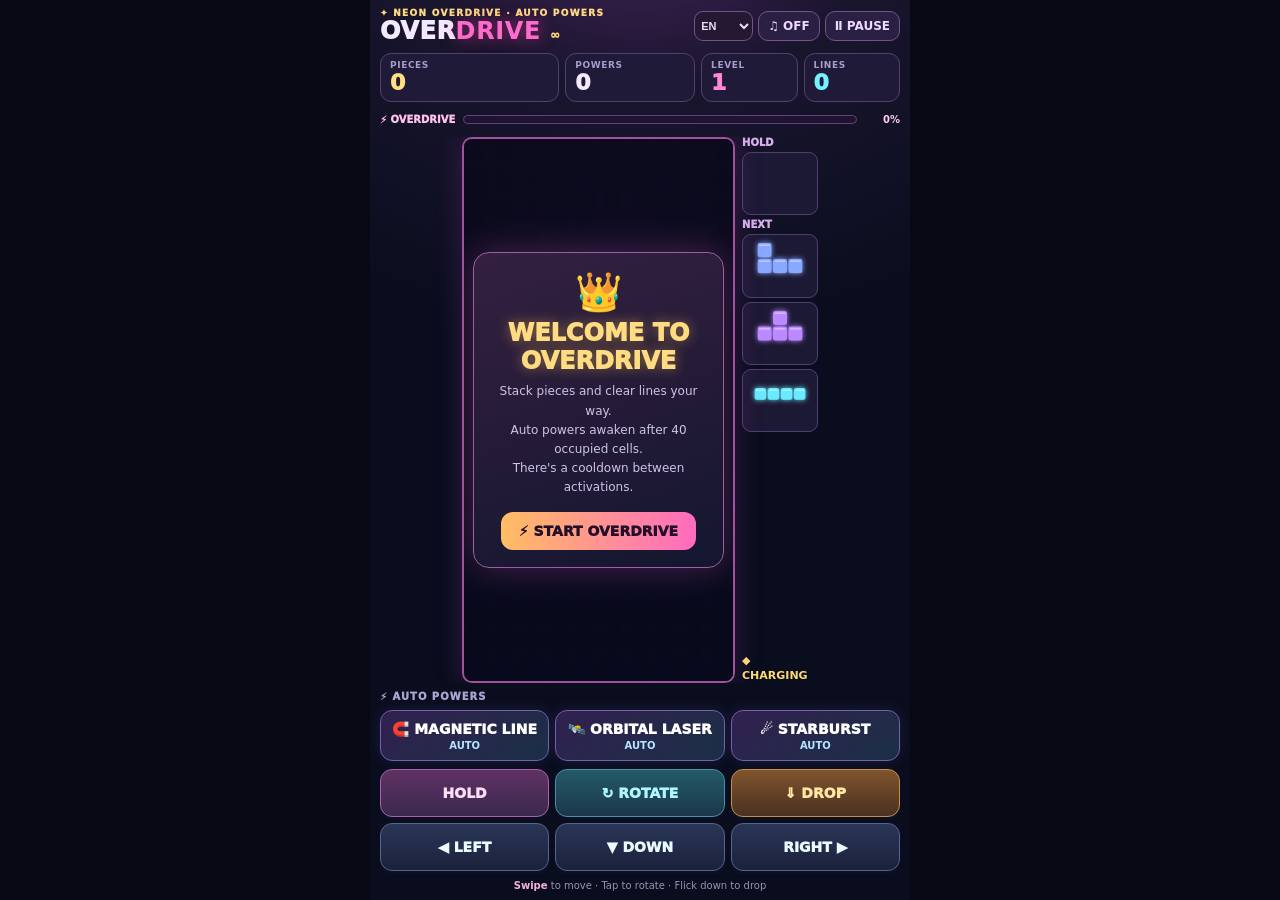
<file: tetris.html>
<!doctype html>
<html lang="en"><head>
<meta charset="utf-8"><meta name="viewport" content="width=device-width,initial-scale=1,viewport-fit=cover,user-scalable=no">
<meta name="theme-color" content="#110b24"><title>NEON OVERDRIVE · Arcade Blocks</title>
<style>
:root{color-scheme:dark;--ink:#f4eaff;--dim:#a8a0cd;--gold:#ffd870;--hot:#ff63c6;--cyan:#7befff}
*{box-sizing:border-box}html,body{margin:0;height:100%;background:#080915;overscroll-behavior:none}body{font-family:system-ui,-apple-system,'PingFang SC','Microsoft YaHei',sans-serif;color:var(--ink);overflow:hidden;-webkit-tap-highlight-color:transparent}
button{font:inherit;touch-action:manipulation;-webkit-user-select:none;user-select:none;cursor:pointer}
#game{height:100vh;height:100dvh;max-width:540px;margin:auto;display:flex;flex-direction:column;gap:8px;padding:max(8px,env(safe-area-inset-top)) 10px max(8px,env(safe-area-inset-bottom));min-height:0;background:radial-gradient(ellipse 110% 50% at 50% -10%,#46245d 0,#19152d 40%,#090d1d 98%)}
.header{display:flex;align-items:center;justify-content:space-between;gap:5px;flex:none}.tag{font-size:9px;letter-spacing:1.3px;font-weight:950;color:#ffda80}.brand{font-size:clamp(18px,5vw,24px);font-weight:950;letter-spacing:.6px;line-height:1.12}.brand b{color:#ff6bcc;text-shadow:0 0 16px #e73c92aa}.header-tools{display:flex;gap:5px;align-items:center;flex:none}.tiny{background:#292044;border:1px solid #73538a;color:#eddbff;border-radius:10px;padding:7px 9px;font-size:12px;font-weight:800}
.stats{display:grid;grid-template-columns:1.45fr 1.05fr .78fr .78fr;gap:6px;flex:none}.stat{background:#201a39;border:1px solid #533f6e;padding:6px 9px;border-radius:11px;min-width:0;overflow:hidden}.stat .k{font-size:9px;letter-spacing:.6px;color:#a99ccc;font-weight:900}.stat .v{font-size:clamp(16px,4.5vw,22px);font-weight:950;white-space:nowrap;font-variant-numeric:tabular-nums}.gold{color:#ffe07e}.pink{color:#ff88d7}.cyan{color:#74f3ff}
.aura{display:flex;align-items:center;gap:8px;min-height:19px;flex:none}.aura .label{font-size:10px;font-weight:950;color:#ffc2ef;white-space:nowrap}.aura .bar{height:9px;flex:1;border:1px solid #5d4578;background:#201332;border-radius:22px;overflow:hidden}.aura .fill{height:100%;width:0;background:linear-gradient(90deg,#6bedff,#f06eff,#ffdb6c);box-shadow:0 0 11px #e87ab6;transition:width .16s}.aura .pct{font-size:10px;width:35px;color:#ffd0ee;text-align:right;font-weight:900}
.arena{flex:1 1 0;min-height:0;display:flex;align-items:stretch;justify-content:center;gap:7px;overflow:hidden;position:relative}.board-frame{height:100%;max-width:calc(100% - 86px);aspect-ratio:1/2;border:2px solid #a4519c;border-radius:10px;position:relative;overflow:hidden;box-shadow:0 0 29px #ad40bb3f,inset 0 0 18px #ba64dd17;touch-action:none;flex-shrink:1}.board-frame canvas{display:block;width:100%;height:100%;touch-action:none}
.side{width:76px;flex:none;display:flex;flex-direction:column;gap:4px;overflow:hidden;min-height:0}.side-label{font-size:10px;font-weight:950;color:#d8b0ee}.preview{display:block;width:100%;aspect-ratio:1.2;background:#1c1934;border:1px solid #513e70;border-radius:9px}.nextbox{display:flex;flex-direction:column;gap:4px;min-height:0;overflow:hidden}.combo{color:#ffda73;font-size:11px;font-weight:900;margin-top:auto;line-height:1.3;min-height:14px;overflow-wrap:anywhere}
.cheat-head{display:flex;justify-content:space-between;align-items:center;gap:6px;flex:none}.cheat-head span:first-child{font-size:10px;font-weight:950;letter-spacing:1px;color:#ffd57d}.cheat-head span:last-child{color:#a9a4d0;font-size:10px;white-space:nowrap}
.cheats{display:grid;grid-template-columns:repeat(3,minmax(0,1fr));gap:6px;flex:none}.cheat{position:relative;min-width:0;min-height:51px;padding:7px 2px 6px;border-radius:12px;color:#fff;border:1px solid #9d5c92;background:linear-gradient(160deg,#592b5f,#322343);box-shadow:0 3px 0 #160f28,0 0 15px #f5609524;text-align:center;display:flex;flex-direction:column;justify-content:center;align-items:center;gap:2px}.cheat strong{font-weight:950;font-size:clamp(11px,3.1vw,14px);line-height:1.15;white-space:nowrap}.cheat small{font-size:10px;color:#ffdbb6;font-weight:800}.cheat.available{animation:shine 2s ease-in-out infinite alternate}.cheat:disabled{opacity:.48;filter:saturate(.55);animation:none;box-shadow:none}.cheat.passive{background:linear-gradient(150deg,#32204f,#1a2f46);border-color:#7260a9;box-shadow:0 0 16px #9183ff21;pointer-events:none}.cheat.passive small{color:#b5e5ff}.cheat:active:not(:disabled){transform:translateY(2px)}@keyframes shine{to{box-shadow:0 0 22px #ff7bb466,0 3px 0 #160f28}}
.controls{display:grid;grid-template-columns:repeat(3,minmax(0,1fr));grid-template-rows:repeat(2,48px);gap:6px;flex:none}.btn{background:linear-gradient(#2a3657,#1b213b);border:1px solid #53658c;border-radius:12px;color:#eafbff;font-size:14px;font-weight:950;min-width:0;box-shadow:0 3px 0 #0c1024;touch-action:none}.btn:active,.btn.holding{background:#465c84;transform:translateY(2px)}.btn.pink{background:linear-gradient(#603163,#3a294f);border-color:#ab62a5;color:#ffddf4}.btn.gold{background:linear-gradient(#80542c,#4b3022);border-color:#c39144;color:#ffe7a6}.btn.cyan{background:linear-gradient(#235a68,#1b374a);border-color:#4194a6;color:#b0f6ff}
.footer{flex:none;color:#9892b7;font-size:10px;text-align:center;line-height:1.3;white-space:nowrap}.footer b{color:#f6b4db}
.overlay{position:absolute;inset:0;z-index:5;background:#080919d8;backdrop-filter:blur(4px);display:flex;align-items:center;justify-content:center;text-align:center;padding:9px}.overlay[hidden]{display:none}.overlay-card{border:1px solid #9d5fa1;background:linear-gradient(160deg,#342040,#14162f);border-radius:16px;max-width:270px;padding:17px 13px;box-shadow:0 0 37px #c151b455}.overlay-title{font-size:24px;font-weight:950;color:#ffdc82;text-shadow:0 0 13px #fbc6557d;margin:5px 0}.overlay-desc{font-size:12px;line-height:1.6;color:#d0c3e4;margin:7px 0 14px}.start{background:linear-gradient(95deg,#ffbe62,#ff6ac1);border:0;border-radius:12px;color:#240f28;font-weight:950;padding:11px 18px;font-size:14px}
#toast{position:absolute;z-index:4;pointer-events:none;top:20%;left:4%;width:92%;text-align:center;font-weight:1000;font-size:clamp(17px,5vw,27px);line-height:1.15;color:#ffe39d;text-shadow:0 2px 2px #2c102e,0 0 22px #ff6bba;opacity:0;transition:opacity .1s;transform:scale(.97)}#toast.active{opacity:1;animation:toast .36s ease-out both}@keyframes toast{from{transform:scale(1.55)}to{transform:scale(1)}}
@media(max-height:740px){#game{gap:5px}.controls{grid-template-rows:repeat(2,42px)}.cheat{min-height:43px}.cheat-head{display:none}.stat{padding:4px 6px}.footer{font-size:9px}}
@media(max-height:620px){#game{gap:4px}.footer{display:none}.controls{grid-template-rows:repeat(2,38px)}.cheat{min-height:38px}.aura{min-height:10px}.tag{display:none}.preview{aspect-ratio:1.6}}
@media(max-width:360px){#game{padding-left:6px;padding-right:6px}.side{width:66px}.board-frame{max-width:calc(100% - 75px)}.brand{letter-spacing:0}.tiny{padding:6px;font-size:11px}}
@media(prefers-reduced-motion:reduce){.cheat.available{animation:none}#toast.active{animation:none}}
.lang-select{max-width:73px;min-width:58px;flex-shrink:0;min-height:30px;color:#e8ddff;background:#241833;border:1px solid #71538a;border-radius:9px;font-size:11px;font-weight:750;padding:3px 2px}@media(max-width:380px){.header{gap:2px}.brand{font-size:16px;letter-spacing:0}.header-tools{gap:3px}.header-tools .tiny{padding:5px 5px;font-size:10px}.lang-select{min-width:51px;max-width:55px;font-size:10px}.tag{font-size:7px;letter-spacing:0}}</style></head><body>
<main id="game">
<header class="header"><div><div class="tag">✦ NEON OVERDRIVE · <span data-i18n="自动辅助系统">AUTO POWERS</span></div><div class="brand">OVER<b>DRIVE</b> <span style="font-size:12px;color:#ffd571">∞</span></div></div><div class="header-tools"><select class="lang-select" id="arcade-language" aria-label="Language"><option value="en">EN</option><option value="zh-CN">中文</option><option value="ja">日本語</option></select><button class="tiny" id="music" data-i18n-aria="音乐切换" aria-label="Toggle sound" data-i18n="♫ 关">♫ OFF</button><button class="tiny" id="pause" data-i18n="Ⅱ 暂停">Ⅱ PAUSE</button></div></header>
<section class="stats"><div class="stat"><div class="k" data-i18n="落块数量">PIECES</div><div id="score" class="v gold">0</div></div><div class="stat"><div class="k" data-i18n="自动出手">POWERS</div><div id="best" class="v">0</div></div><div class="stat"><div class="k" data-i18n="等级">LEVEL</div><div id="level" class="v pink">1</div></div><div class="stat"><div class="k" data-i18n="清除行数">LINES</div><div id="lines" class="v cyan">0</div></div></section>
<section class="aura"><span class="label">⚡ OVERDRIVE</span><div class="bar"><div id="feverFill" class="fill"></div></div><span class="pct" id="feverPercent">0%</span></section>
<section class="arena"><div class="board-frame" id="boardFrame"><canvas id="board" width="300" height="600" data-i18n-aria="触摸棋盘左右滑动移动方块，轻点旋转，下滑硬降" aria-label="Swipe left or right to move, tap to rotate, flick down to drop"></canvas><div id="toast"></div><div class="overlay" id="overlay"><div class="overlay-card"><div style="font-size:38px">👑</div><div id="overlayTitle" class="overlay-title" data-i18n="欢迎进入超载模式">WELCOME TO OVERDRIVE</div><p id="overlayDescription" class="overlay-desc" data-i18n="先自由堆叠、尝试正常消行。<br>棋盘积累至少四行（40格）方块后，外挂才会自动发动。<br>两次辅助至少间隔10次落块。" data-i18n-html>Stack pieces and clear lines your way.<br>Auto powers awaken after 40 occupied cells.<br>There’s a cooldown between activations.</p><button id="start" class="start" data-i18n="⚡ 开始超载">⚡ START OVERDRIVE</button></div></div></div>
<aside class="side"><div class="side-label">HOLD</div><canvas id="holdPreview" class="preview" width="96" height="96"></canvas><div class="side-label">NEXT</div><div class="nextbox"><canvas class="preview" id="next0" width="96" height="78"></canvas><canvas class="preview" id="next1" width="96" height="78"></canvas><canvas class="preview" id="next2" width="96" height="78"></canvas></div><div class="combo" id="combo" data-i18n="×10 超载倍率">OVERDRIVE</div></aside></section>
<div class="cheat-head"><span data-i18n="⚡ 自动外挂系统">⚡ AUTO POWERS</span></div>
<nav class="cheats" data-i18n-aria="自动辅助状态" aria-label="Auto abilities"><div class="cheat passive"><strong data-i18n="🧲 磁力补线">🧲 MAGNETIC LINE</strong><small>AUTO</small></div><div class="cheat passive"><strong data-i18n="🛰️ 轨道激光">🛰️ ORBITAL LASER</strong><small>AUTO</small></div><div class="cheat passive"><strong data-i18n="☄️ 银河核爆">☄️ STARBURST</strong><small>AUTO</small></div></nav>
<nav class="controls" data-i18n-aria="触摸操控按钮" aria-label="Touch controls"><button class="btn pink" id="hold" data-i18n="暂存 HOLD">HOLD</button><button class="btn cyan" id="rotate" data-i18n="↻ 旋转">↻ ROTATE</button><button class="btn gold" id="hard" data-i18n="⇓ 砸下去">⇓ DROP</button><button class="btn" id="left" data-i18n="◀ 左移">◀ LEFT</button><button class="btn" id="down" data-i18n="▼ 加速">▼ DOWN</button><button class="btn" id="right" data-i18n="右移 ▶">RIGHT ▶</button></nav>
<div class="footer" data-i18n="手指<b>左右滑动</b> · 轻点旋转 · 下滑硬降 · <b>外挂自动工作</b>" data-i18n-html><b>Swipe</b> to move · Tap to rotate · Flick down to drop</div>
</main>
<script src="locale.js"></script><script>ArcadeLang.attach();</script><script>
/* NEON ARCADE — lightweight original synthesized soundtrack and SFX.
   No external requests. Audio is opt-in to respect mobile autoplay rules. */
(function(){'use strict';
class ArcadeAudio {
 constructor(game){this.game=game;this.ctx=null;this.master=null;this.mode=0;this.active=false;this.fever=false;this.tick=0;this.next=0;this.timer=null;this.last={};
  this.tempo=game==='tetris'?118:137;
  this.lead=game==='tetris'?[69,null,72,76,79,76,72,74,76,null,74,72,69,67,69,null,72,null,74,77,81,77,74,72,76,74,72,69,67,69,72,null]:[74,null,77,81,84,null,81,77,74,77,null,81,86,84,81,null,74,null,77,81,86,84,81,77,79,null,81,79,77,74,72,null];
  this.bass=game==='tetris'?[45,45,48,48,41,41,43,43]:[38,38,41,41,43,43,36,36];
 }
 prepare(){try{if(!this.ctx){const A=window.AudioContext||window.webkitAudioContext;if(!A)return false;this.ctx=new A();this.master=this.ctx.createGain();this.master.gain.value=.21;const limiter=this.ctx.createDynamicsCompressor();limiter.threshold.value=-18;limiter.knee.value=14;limiter.ratio.value=8;limiter.attack.value=.008;limiter.release.value=.18;this.master.connect(limiter);limiter.connect(this.ctx.destination)}if(this.ctx.state==='suspended')this.ctx.resume().catch(()=>{});return true}catch(_){return false}}
 tone(midi,dur=.12,type='triangle',vol=.13,when,slide=0){if(!this.ctx)return;try{const c=this.ctx,at=Math.max(c.currentTime,when??c.currentTime),freq=440*Math.pow(2,(midi-69)/12),o=c.createOscillator(),g=c.createGain();o.type=type;o.frequency.setValueAtTime(freq,at);if(slide)o.frequency.exponentialRampToValueAtTime(Math.max(30,freq*Math.pow(2,slide/12)),at+dur);g.gain.setValueAtTime(.0001,at);g.gain.exponentialRampToValueAtTime(Math.max(.0002,vol),at+.009);g.gain.exponentialRampToValueAtTime(.0001,at+Math.max(.04,dur));o.connect(g);g.connect(this.master);o.start(at);o.stop(at+Math.max(.05,dur)+.025)}catch(_){}}
 noise(dur=.085,vol=.07,when,highpass=3000){if(!this.ctx)return;try{const c=this.ctx,at=Math.max(c.currentTime,when??c.currentTime);const buffer=c.createBuffer(1,Math.ceil(c.sampleRate*.23),c.sampleRate),d=buffer.getChannelData(0);for(let i=0;i<d.length;i++)d[i]=Math.random()*2-1;const src=c.createBufferSource(),hp=c.createBiquadFilter(),g=c.createGain();src.buffer=buffer;hp.type='highpass';hp.frequency.value=highpass;g.gain.setValueAtTime(vol,at);g.gain.exponentialRampToValueAtTime(.0001,at+dur);src.connect(hp);hp.connect(g);g.connect(this.master);src.start(at);src.stop(at+dur+.015)}catch(_){}}
 beat(at){const i=this.tick++,step=i%32,bar=Math.floor(i/16)%2,fast=60/this.tempo/2;if(step%4===0){this.tone(this.game==='tetris'?37:35,.15,'sine',.32,at,-18);this.noise(.035,.018,at,1100)}if(step%8===4)this.noise(.13,.12,at,1000);if(step%2===0)this.noise(.034,step%4===2?.054:.032,at,4500);if(step%4===0)this.tone(this.bass[Math.floor(step/4)%8],fast*2.65,'sawtooth',.055,at);let note=this.lead[step];if(this.fever&&note!==null&&step%4===0)note+=12;if(note!==null)this.tone(note,fast*(this.fever?.9:.73),'square',this.fever?.073:.052,at);if(step%8===0){const root=this.bass[Math.floor(step/4)%8]+12;this.tone(root+7,fast*5,'triangle',.029,at);this.tone(root+12,fast*5,'triangle',.025,at)}if(bar===1&&step%8===6)this.tone(this.bass[Math.floor(step/4)%8]+24,.11,'sine',.05,at)}
 schedule(){if(!this.ctx||this.mode!==1||!this.active||document.hidden)return;const now=this.ctx.currentTime;this.next=Math.max(this.next,now);let steps=0;while(this.next<now+.125&&steps<3){this.beat(this.next);this.next+=60/this.tempo/2;steps++}}
 update(){this.stop();if(this.mode!==1||!this.active||!this.prepare()||document.hidden)return;this.next=this.ctx.currentTime+.026;this.schedule();this.timer=setInterval(()=>this.schedule(),50)}
 stop(){if(this.timer!==null){clearInterval(this.timer);this.timer=null}}
 setActive(active){if(this.active===active)return;this.active=active;this.update()}
 setFever(v){this.fever=Boolean(v)}
 toggle(){this.mode=(this.mode+1)%3;if(this.mode)this.prepare();this.update();return this.mode}
 sound(name){if(!this.mode||!this.prepare())return;const now=performance.now();const limits={move:65,rotate:65,paddle:45,wall:90,brick:46,laser:130,drop:95};if(now-(this.last[name]||0)<(limits[name]??120))return;this.last[name]=now;const at=this.ctx.currentTime+.005;
  switch(name){case'move':this.tone(76,.045,'sine',.035,at);break;
  case'rotate':this.tone(82,.075,'triangle',.080,at,3);break;
  case'hold':this.tone(72,.10,'triangle',.1,at,-4);this.tone(79,.14,'sine',.065,at+.07);break;
  case'drop':this.tone(59,.17,'sawtooth',.16,at,-25);this.noise(.07,.10,at,650);break;
  case'line':this.tone(74,.11,'square',.12,at);this.tone(79,.13,'square',.10,at+.08);this.tone(86,.21,'triangle',.13,at+.17);break;
  case'tetris':for(let i=0;i<5;i++)this.tone([74,77,81,86,93][i],.18,'square',.11,at+i*.075);break;
  case'perfect':for(let i=0;i<6;i++)this.tone([74,78,81,86,90,98][i],.35,'triangle',.1,at+i*.07);break;
  case'fever':for(let i=0;i<8;i++)this.tone(62+i*3,.16,'sawtooth',.12,at+i*.062);this.noise(.2,.14,at+.16,1200);break;
  case'paddle':this.tone(63,.095,'sine',.13,at,9);break;
  case'wall':this.tone(79,.04,'sine',.065,at,-5);break;
  case'brick':this.tone(75+(Math.floor(now/80)%5)*2,.075,'triangle',.080,at,3);break;
  case'bomb':this.tone(50,.31,'sawtooth',.18,at,-26);this.noise(.20,.12,at,500);break;
  case'power':this.tone(81,.09,'square',.085,at);this.tone(88,.15,'triangle',.1,at+.08);break;
  case'laser':this.tone(91,.07,'sawtooth',.048,at,-9);break;
  case'wave':for(let i=0;i<5;i++)this.tone(74+i*4,.19,'triangle',.1,at+i*.08);break;
  case'lose':this.tone(57,.26,'triangle',.12,at,-4);this.tone(48,.40,'triangle',.09,at+.18,-8);break;
  default:this.tone(74,.08,'sine',.055,at);
  }
 }
}
window.ArcadeAudio=ArcadeAudio;
})();

</script>
<script>
(()=>{'use strict';
const $=id=>document.getElementById(id),canvas=$('board'),ctx=canvas.getContext('2d');
const W=10,H=20,S=30,fx=new ArcadeAudio('tetris');
const colors={I:'#69eaff',O:'#ffe285',T:'#bc89ff',S:'#8affa4',Z:'#ff73b2',J:'#89a8ff',L:'#ffad78'};
const shapes={I:[[0,0,0,0],[1,1,1,1],[0,0,0,0],[0,0,0,0]],O:[[1,1],[1,1]],T:[[0,1,0],[1,1,1],[0,0,0]],S:[[0,1,1],[1,1,0],[0,0,0]],Z:[[1,1,0],[0,1,1],[0,0,0]],J:[[1,0,0],[1,1,1],[0,0,0]],L:[[0,0,1],[1,1,1],[0,0,0]]};
let board=[],bag=[],queue=[],current=null,held=null,holdUsed=false,state='ready',score=0,best=0,lines=0,level=1,combo=0,fever=0,feverRemaining=0,dropElapsed=0,lockElapsed=0,clock=0,particles=[],notices=[],ribbons=[],clearFlash=0,shake=0,placed=0,rescues=0;
let assists=0,toastTime=0,streak=0;
try{best=Number(localStorage.getItem('neonOverdriveBestV1'))||0}catch(_){}
const clone=m=>m.map(r=>r.slice());
function saveBest(){if(score>best){best=score;try{localStorage.setItem('neonOverdriveBestV1',String(best))}catch(_){}}}
function resetBag(){bag=['I','O','T','S','Z','J','L'];for(let i=bag.length-1;i>0;i--){let j=Math.floor(Math.random()*(i+1));[bag[i],bag[j]]=[bag[j],bag[i]]}}
function drawType(){if(!bag.length)resetBag();return bag.pop()}
function replenish(){while(queue.length<4)queue.push(drawType())}
function piece(type){const m=clone(shapes[type]);return{type,m,x:Math.floor((W-m.length)/2),y:-1}}
function intersects(p,dx=0,dy=0,m=p.m){for(let y=0;y<m.length;y++)for(let x=0;x<m[y].length;x++)if(m[y][x]){const xx=p.x+x+dx,yy=p.y+y+dy;if(xx<0||xx>=W||yy>=H||(yy>=0&&board[yy][xx]))return true}return false}
function banner(msg,color='#ffdd80',size=22){$('toast').textContent=ArcadeLang.t(msg);$('toast').style.color=color;$('toast').style.fontSize=size+'px';$('toast').classList.remove('active');void $('toast').offsetWidth;$('toast').classList.add('active');toastTime=1.4}
function sparkle(yy=300,count=28){for(let i=0;i<count;i++){const col=Object.values(colors)[Math.floor(Math.random()*7)];particles.push({x:Math.random()*300,y:yy+(Math.random()-.5)*25,vx:(Math.random()-.5)*350,vy:(Math.random()-.5)*390,life:.45+Math.random()*.7,t:0,col,size:2+Math.random()*3})}if(particles.length>260)particles.splice(0,particles.length-260)}
function ribbon(y,col='#ffd473'){ribbons.push({y,col,t:0,life:.65});if(ribbons.length>12)ribbons.shift()}
function impact(amount=6){shake=Math.min(13,shake+amount);clearFlash=Math.max(clearFlash,.18)}
function saveScore(amount){score+=Math.max(0,Math.min(2500,Math.round(amount)));saveBest()}
function clearRows(indices,{reason='暴击消除',power=1}={}){
 indices=[...new Set(indices)].filter(y=>Number.isInteger(y)&&y>=0&&y<H).sort((a,b)=>b-a);
 if(!indices.length)return 0;
 for(const y of indices){sparkle(y*S+S/2,18);ribbon(y*S+15,indices.length>=4?'#ffe37f':'#ff81de');board.splice(y,1)}
 for(let j=0;j<indices.length;j++)board.unshift(Array(W).fill(''))
 const n=indices.length;lines+=n;level=1+Math.floor(lines/10);combo++;streak++;
 let mult=1+Math.min(combo,6);saveScore((n*n*40+100)*mult*power);
 fever=Math.min(100,fever+n*21+7);impact(3+n*2);fx.sound(n>=4?'tetris':'line');banner(reason,n>=4?'#ffe17c':'#ffa7e4',n>=4?24:19);
 if(board.every(row=>row.every(v=>!v))){fx.sound('perfect');banner('👑 完美清屏！','#fff2aa',23)}
 if(fever>=100 && feverRemaining<=0){fever=0;feverRemaining=12;fx.setFever(true);fx.sound('fever');banner('⚡ 自动超载暴走！','#ff98d5',23);sparkle(260,120)}
 return n;
}
function filledRows(){let a=[];for(let y=0;y<H;y++)if(board[y].every(Boolean))a.push(y);return a}
const MIN_ASSIST_CELLS=W*4; // Four complete rows worth of settled blocks, not merely a four-cell-tall stack.
const ASSIST_COOLDOWN=10; // Prevent consecutive auto-clears when the field is crowded.
let lastAutoAssistPlaced=-ASSIST_COOLDOWN;
function settledCells(){return board.reduce((sum,row)=>sum+row.reduce((count,cell)=>count+(cell?1:0),0),0)}
function autoAssist(){
 // Space Fold is an emergency passive, available regardless of the 40-cell assist threshold.
 if(placed%3===0 && board.slice(0,7).some(r=>r.some(Boolean))){rescue();assists++;}
 if(settledCells()<MIN_ASSIST_CELLS || placed-lastAutoAssistPlaced<ASSIST_COOLDOWN)return;
 const crowded=()=>board.map((r,y)=>({y,c:r.filter(Boolean).length})).filter(v=>v.c>0).sort((a,b)=>b.c-a.c||b.y-a.y);
 const activate=(message,color)=>{assists++;impact(5);fx.sound('power');banner(message,color,21)};
 // Only one automatic skill can activate per placement. Give rare skills priority.
 if(placed%32===0){
  const count=board.filter(r=>r.some(Boolean)).length;
  if(count){for(const row of board)row.fill('');lines+=count;level=1+Math.floor(lines/10);assists++;impact(13);sparkle(300,115);ribbon(260,'#fff2aa');fx.sound('bomb');banner('☄️ 全屏星际核爆！','#fff0a2',24);lastAutoAssistPlaced=placed;}
  return;
 }
 if(placed%11===0){
  const targets=crowded().slice(0,Math.min(3,1+Math.floor(placed/15))).map(v=>v.y);
  if(targets.length){clearRows(targets,{reason:'🛰️ 轨道激光横扫'});assists++;sparkle(300,48);fx.sound('laser');lastAutoAssistPlaced=placed;}
  return;
 }
 if(placed%4===0){
  const target=crowded()[0];
  if(target){const y=target.y;for(let x=0;x<W;x++)if(!board[y][x])board[y][x]='I';
   sparkle(y*S+15,24);clearRows([y],{reason:'🧲 磁力补齐 · 自动消行'});assists++;lastAutoAssistPlaced=placed;}
  return;
 }
 if(placed%13===0){
  queue.unshift('I','I','I');queue=queue.slice(0,6);replenish();
  activate('🌠 银河直条雨 · 三连直条','#a3faff');sparkle(95,60);lastAutoAssistPlaced=placed;
 }
}
function spawn(){replenish();current=piece(queue.shift());replenish();holdUsed=false;dropElapsed=0;lockElapsed=0;
 if(intersects(current)){rescue();current=piece(current.type)}
}
function rescue(){
 // Space Fold: remove the UPPER half of occupied rows, preserve the lower half.
 // Pack surviving rows at the bottom so spawning remains safe; never wipe the board.
 const occupied=board.filter(row=>row.some(Boolean));
 if(!occupied.length)return false;
 const removed=Math.ceil(occupied.length/2);
 const retained=occupied.slice(removed).map(row=>row.slice());
 board=Array.from({length:H-retained.length},()=>Array(W).fill('')).concat(retained);
 rescues++;
 sparkle(190,Math.min(100,removed*9));ribbon(240,'#8feeff');
 fx.sound('fever');banner('🪐 空间折叠 · 半场重整！','#8feeff',22);impact(10);
 return true;
}
function reset(){lastAutoAssistPlaced=-ASSIST_COOLDOWN;board=Array.from({length:H},()=>Array(W).fill(''));bag=[];queue=[];current=null;held=null;holdUsed=false;score=0;lines=0;level=1;combo=0;fever=0;feverRemaining=0;dropElapsed=0;lockElapsed=0;placed=0;rescues=0;streak=0;clock=0;particles=[];notices=[];ribbons=[];clearFlash=0;assists=0;state='playing';$('overlay').hidden=true;fx.setActive(true);fx.sound('fever');spawn();banner('✨ 自动外挂已启动！');refresh()}
function start(){if(state==='paused')return resume();reset()}
function showOverlay(title,desc,button){const a=$('overlayTitle'),b=$('overlayDescription'),c=$('start');a.dataset.i18n=title;b.dataset.i18n=desc;b.setAttribute('data-i18n-html','');c.dataset.i18n=button;a.textContent=ArcadeLang.t(title);b.innerHTML=ArcadeLang.t(desc);c.textContent=ArcadeLang.t(button);$('overlay').hidden=false}
function pause(){if(state==='paused')return resume();if(state!=='playing')return;state='paused';fx.setActive(false);showOverlay('超载暂停','自动辅助已暂停，继续后恢复。','▶ 继续超载');refresh()}
function resume(){if(state!=='paused')return;state='playing';$('overlay').hidden=true;fx.setActive(true);refresh()}
function fmtScore(n){return n>=1000000?(n/1000000).toFixed(n>=10000000?1:2).replace(/\.0+$/,'')+'M':n>=10000?(n/1000).toFixed(1)+'K':n.toLocaleString('en-US')}
function refresh(){saveBest();$('score').textContent=placed;$('best').textContent=assists;$('level').textContent=level;$('lines').textContent=lines;$('feverFill').style.width=(feverRemaining>0?100:fever)+'%';$('feverPercent').textContent=feverRemaining>0?Math.ceil(feverRemaining)+'s':Math.floor(fever)+'%';$('combo').textContent=ArcadeLang.t(feverRemaining>0?'⚡ 自动 FEVER':settledCells()<MIN_ASSIST_CELLS?'⏳ 充能中':'✨ 超载就绪');$('pause').textContent=ArcadeLang.t(state==='paused'?'▶ 继续':'Ⅱ 暂停');}

function move(dx){if(state!=='playing'||!current)return;if(!intersects(current,dx,0)){current.x+=dx;lockElapsed=0;fx.sound('move')}}
function rotate(){if(state!=='playing'||!current)return;const m=current.m,N=m.length,rot=Array.from({length:N},()=>Array(N).fill(0));
 for(let y=0;y<N;y++)for(let x=0;x<N;x++)rot[x][N-1-y]=m[y][x];for(const dx of [0,-1,1,-2,2])if(!intersects(current,dx,0,rot)){current.m=rot;current.x+=dx;lockElapsed=0;fx.sound('rotate');return}}
function descend(soft=false){if(state!=='playing'||!current)return;if(!intersects(current,0,1)){current.y++;lockElapsed=0;if(soft)saveScore(77)}else lockElapsed+=.05;refresh()}
function ghostY(){if(!current)return 0;let y=current.y;while(!intersects({...current,y},0,1))y++;return y}
function hardDrop(){if(state!=='playing'||!current)return;let n=0;while(!intersects(current,0,1)){current.y++;n++}saveScore((n+1)*500);fx.sound('drop');sparkle(Math.min(570,Math.max(20,current.y*S)),14);impact(2);lock()}
function hold(){if(state!=='playing'||!current||holdUsed)return;const type=current.type;if(held===null){held=type;spawn()}else{current=piece(held);held=type;if(intersects(current)){rescue();current=piece(current.type)}}holdUsed=true;dropElapsed=0;fx.sound('hold');refresh()}
function lock(){if(!current||state!=='playing')return;let above=false;for(let y=0;y<current.m.length;y++)for(let x=0;x<current.m[y].length;x++)if(current.m[y][x]){const yy=current.y+y,xx=current.x+x;if(yy<0)above=true;else if(yy<H)board[yy][xx]=current.type}
 if(above){rescue()}
 placed++;
 const rows=filledRows();if(rows.length)clearRows(rows,{reason:rows.length===4?'🌟 天降四消':'🔥 连锁清行'});
 autoAssist();
 spawn();refresh();
}
function cell(x,y,type,alpha=1,ghost=false){if(y<0)return;const xx=x*S,yy=y*S;ctx.save();ctx.globalAlpha=alpha;const col=colors[type]||colors.I;ctx.fillStyle=col;if(!ghost){ctx.shadowColor=col;ctx.shadowBlur=9}ctx.beginPath();ctx.roundRect(xx+1.5,yy+1.5,S-3,S-3,5);ctx.fill();ctx.shadowBlur=0;if(!ghost){ctx.fillStyle='#ffffff65';ctx.fillRect(xx+5,yy+4,S-10,3);ctx.fillStyle='#230e2b55';ctx.fillRect(xx+5,yy+S-7,S-10,3)}ctx.restore()}
function paint(){ctx.save();ctx.clearRect(0,0,300,600);if(shake>.1)ctx.translate((Math.random()-.5)*shake*2,(Math.random()-.5)*shake*2);
 let g=ctx.createLinearGradient(0,0,0,600);g.addColorStop(0,feverRemaining>0?'#46183e':'#271635');g.addColorStop(1,'#0b1730');ctx.fillStyle=g;ctx.fillRect(-10,-10,320,620);
 const x=150+75*Math.sin(clock*.32),orb=ctx.createRadialGradient(x,160,2,x,160,260);orb.addColorStop(0,feverRemaining>0?'#ff62d133':'#a873ff22');orb.addColorStop(1,'#0000');ctx.fillStyle=orb;ctx.fillRect(0,0,300,570);
 for(let i=0;i<25;i++){const px=(i*109+17)%300,py=(i*137+clock*(8+i%4*3))%600;ctx.globalAlpha=.15+.14*Math.sin(clock*2+i);ctx.fillStyle=i%2?'#f3a1ff':'#a7ecff';ctx.fillRect(px,py,1.5,2.6)}ctx.globalAlpha=1;
 for(let y=0;y<H;y++)for(let x=0;x<W;x++){ctx.strokeStyle='#fff1';ctx.strokeRect(x*S+.5,y*S+.5,S,S);if(board[y][x])cell(x,y,board[y][x])}
 if(current){const gy=ghostY();for(let y=0;y<current.m.length;y++)for(let x=0;x<current.m[y].length;x++)if(current.m[y][x])cell(current.x+x,gy+y,current.type,.20,true);for(let y=0;y<current.m.length;y++)for(let x=0;x<current.m[y].length;x++)if(current.m[y][x])cell(current.x+x,current.y+y,current.type)}
 for(const r of ribbons){const k=r.t/r.life;ctx.save();ctx.globalAlpha=(1-k)*.85;ctx.shadowColor=r.col;ctx.shadowBlur=20;ctx.fillStyle=r.col;ctx.fillRect(0,r.y-k*26,300,Math.max(2,11*(1-k)));ctx.restore()}
 for(const p of particles){ctx.globalAlpha=Math.max(0,1-p.t/p.life);ctx.fillStyle=p.col;ctx.fillRect(p.x,p.y,p.size,p.size)}ctx.globalAlpha=1;
 if(feverRemaining>0){ctx.fillStyle='#ff4eaa18';ctx.fillRect(0,0,7,600);ctx.fillRect(293,0,7,600)}
 if(clearFlash>0){ctx.fillStyle=`rgba(255,223,182,${clearFlash*.52})`;ctx.fillRect(0,0,300,600)}ctx.restore()}
function preview(id,type){const c=$(id),g=c.getContext('2d'),w=c.width,h=c.height;g.clearRect(0,0,w,h);if(!type)return;const m=shapes[type];const sz=Math.min(20,Math.floor((w-12)/m.length),Math.floor((h-10)/m.length)),x0=(w-m.length*sz)/2,y0=(h-m.length*sz)/2;for(let y=0;y<m.length;y++)for(let x=0;x<m[y].length;x++)if(m[y][x]){g.fillStyle=colors[type];g.shadowColor=colors[type];g.shadowBlur=7;g.beginPath();g.roundRect(x0+x*sz+1,y0+y*sz+1,sz-2,sz-2,3);g.fill();g.shadowBlur=0;g.fillStyle='#ffffff66';g.fillRect(x0+x*sz+3,y0+y*sz+3,sz-6,2)}}
let previous=0,raf;
function frame(t){if(!document.body.contains(canvas)){cancelAnimationFrame(raf);return}const dt=Math.min(.045,(t-previous)/1000||.016);previous=t;clock+=dt;
 if(state==='playing'){dropElapsed+=dt;const interval=Math.max(.10,.30*Math.pow(.955,Math.floor(lines/10)))*(feverRemaining>0?.78:1);if(dropElapsed>=interval){dropElapsed=0;if(!intersects(current,0,1)){current.y++;lockElapsed=0}else lockElapsed+=interval}if(intersects(current,0,1))lockElapsed+=dt;else lockElapsed=0;if(lockElapsed>.34)lock();if(feverRemaining>0)feverRemaining=Math.max(0,feverRemaining-dt)}
 if(shake>0)shake=Math.max(0,shake-dt*19);if(clearFlash>0)clearFlash=Math.max(0,clearFlash-dt*1.5);if(toastTime>0){toastTime-=dt;if(toastTime<=0)$('toast').classList.remove('active')}
 fx.setFever(feverRemaining>0);
 for(let i=ribbons.length-1;i>=0;i--){ribbons[i].t+=dt;if(ribbons[i].t>=ribbons[i].life)ribbons.splice(i,1)}for(let i=particles.length-1;i>=0;i--){const p=particles[i];p.t+=dt;p.x+=p.vx*dt;p.y+=p.vy*dt;p.vy+=170*dt;if(p.t>p.life)particles.splice(i,1)}
 paint();preview('holdPreview',held);for(let i=0;i<3;i++)preview('next'+i,queue[i]);raf=requestAnimationFrame(frame)}
$('music').addEventListener('click',()=>{let mode=fx.toggle();$('music').textContent=ArcadeLang.t(['♫ 关','♫ 音乐','♪ 音效'][mode]);fx.sound('power')});
$('start').addEventListener('click',start);$('pause').addEventListener('click',pause);$('rotate').addEventListener('click',rotate);$('hard').addEventListener('click',hardDrop);$('hold').addEventListener('click',hold);
// All abilities are automatic; only movement, rotation and Hold require player input.
function repeating(id,action,delay=105){const b=$(id);let timer=null,repeat=null;function clear(){clearTimeout(timer);clearInterval(repeat);timer=null;repeat=null;b.classList.remove('holding')}b.addEventListener('pointerdown',e=>{e.preventDefault();clear();b.setPointerCapture(e.pointerId);b.classList.add('holding');action();timer=setTimeout(()=>{repeat=setInterval(action,delay)},230)});for(const event of ['pointerup','pointercancel','lostpointercapture'])b.addEventListener(event,clear)}
repeating('left',()=>move(-1));repeating('right',()=>move(1));repeating('down',()=>descend(true),60);
let gesture=null;const bf=$('boardFrame');bf.addEventListener('pointerdown',e=>{if(state!=='playing')return;e.preventDefault();bf.setPointerCapture(e.pointerId);gesture={id:e.pointerId,startX:e.clientX,startY:e.clientY,lastX:e.clientX,hard:false}});bf.addEventListener('pointermove',e=>{if(!gesture||e.pointerId!==gesture.id||state!=='playing')return;e.preventDefault();let dx=e.clientX-gesture.lastX,step=Math.max(12,bf.getBoundingClientRect().width/10*.80);while(dx>step){move(1);gesture.lastX+=step;dx-=step}while(dx<-step){move(-1);gesture.lastX-=step;dx+=step}const dy=e.clientY-gesture.startY;if(dy>70&&!gesture.hard&&Math.abs(e.clientX-gesture.startX)<75){gesture.hard=true;hardDrop()}});bf.addEventListener('pointerup',e=>{if(!gesture||gesture.id!==e.pointerId)return;if(!gesture.hard&&Math.abs(e.clientX-gesture.startX)<11&&Math.abs(e.clientY-gesture.startY)<11)rotate();gesture=null});bf.addEventListener('pointercancel',()=>gesture=null);
document.addEventListener('keydown',e=>{if(e.target?.tagName==='BUTTON')return;let did=true;switch(e.code){case'ArrowLeft':case'KeyA':move(-1);break;case'ArrowRight':case'KeyD':move(1);break;case'ArrowDown':case'KeyS':descend(true);break;case'ArrowUp':case'KeyX':rotate();break;case'Space':hardDrop();break;case'KeyC':hold();break;case'KeyP':pause();break;case'Enter':if(state!=='playing')start();break;default:did=false}if(did)e.preventDefault()});
document.addEventListener('visibilitychange',()=>{if(document.hidden&&state==='playing')pause()});
window.addEventListener('arcade-language-change',()=>{refresh();$('music').textContent=ArcadeLang.t(['♫ 关','♫ 音乐','♪ 音效'][fx.mode]);});board=Array.from({length:H},()=>Array(W).fill(''));replenish();refresh();raf=requestAnimationFrame(frame);
})();

</script>
</body></html>
</file>
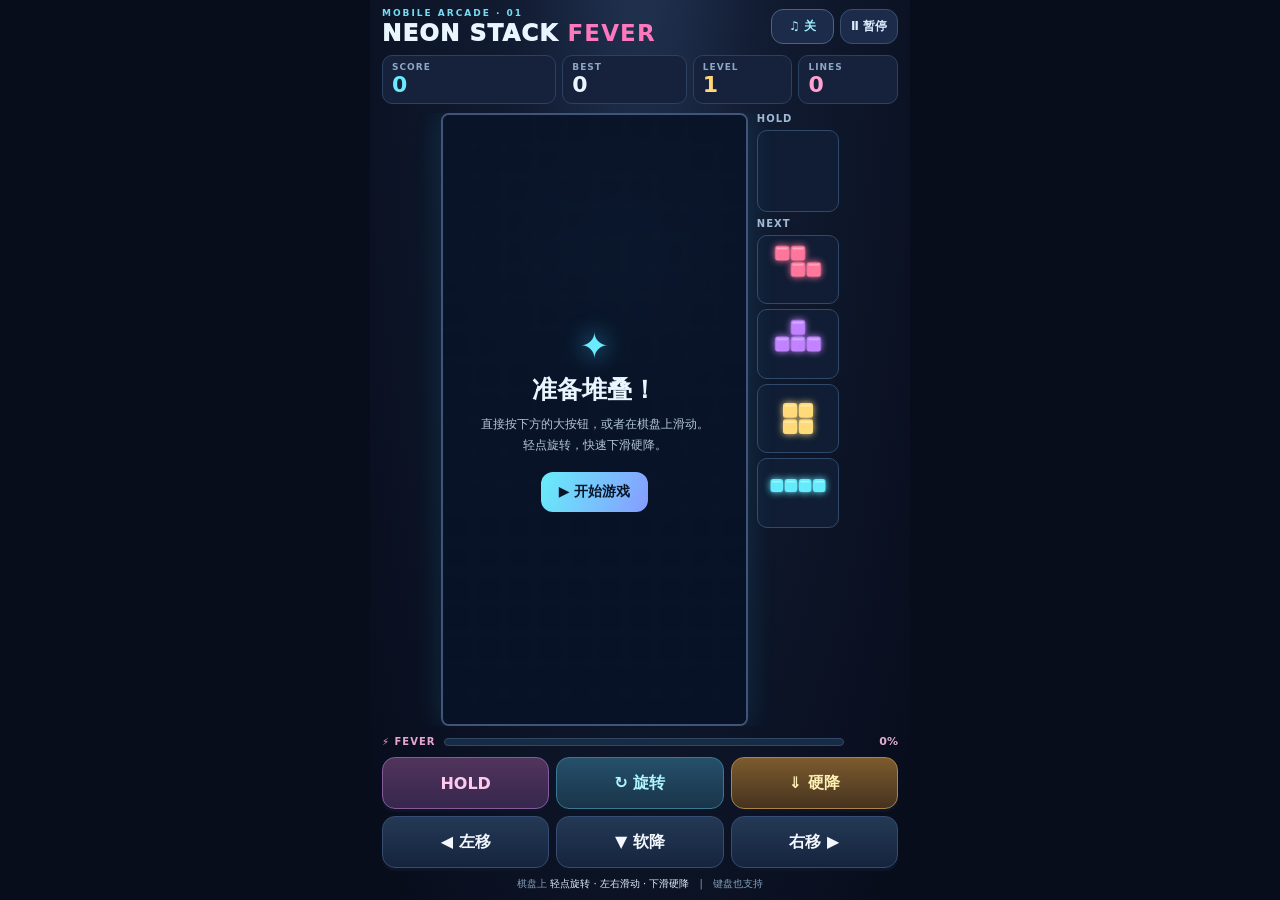
<file: tetris_classic.html>
<!doctype html>
<html lang="zh-CN">
<head>
<meta charset="utf-8">
<meta name="viewport" content="width=device-width, initial-scale=1, viewport-fit=cover">
<meta name="theme-color" content="#0a1021">
<title>NEON STACK · 手机俄罗斯方块</title>
<style>
:root{color-scheme:dark;--line:#304264;--ink:#eaf6ff;--muted:#8fa7c3;--glow:#65e9ff}
*{box-sizing:border-box}html,body{margin:0;height:100%;overscroll-behavior:none;background:#080d1c}body{font-family:system-ui,-apple-system,"PingFang SC","Microsoft YaHei",sans-serif;color:var(--ink);overflow:hidden;-webkit-tap-highlight-color:transparent}
button{font:inherit;touch-action:none;user-select:none;-webkit-user-select:none;cursor:pointer}
#game{height:100vh;height:100dvh;max-width:540px;margin:auto;display:flex;flex-direction:column;gap:9px;padding:max(8px,env(safe-area-inset-top)) 12px max(10px,env(safe-area-inset-bottom));background:radial-gradient(ellipse at 50% -8%,#223453 0,#111b31 34%,#080d1c 95%);min-height:0}
.header{display:flex;justify-content:space-between;align-items:center;gap:10px;flex:none}
.brand{font-size:clamp(17px,4vw,23px);line-height:1.07;font-weight:950;letter-spacing:1.15px}.brand b{color:#fe78be}.subtitle{font-size:9px;letter-spacing:2px;color:#77dcf2;font-weight:800;margin-bottom:3px}
.tinybtn{padding:8px 10px;border-radius:12px;background:#1b2b49;border:1px solid #3a4f74;color:#dcecff;font-size:12px;font-weight:750}
.stats{display:grid;grid-template-columns:1.4fr 1fr .8fr .8fr;gap:6px;flex:none}.stat{background:#16223b;border:1px solid #2c4062;border-radius:10px;padding:6px 9px;min-width:0}.stat .key{font-size:9px;color:#8ea7c4;letter-spacing:1px;font-weight:850}.stat .val{font-size:clamp(16px,4.6vw,22px);font-weight:900;font-variant-numeric:tabular-nums;white-space:nowrap}
.arena{flex:1 1 0;min-height:0;display:flex;justify-content:center;align-items:stretch;gap:9px;position:relative;overflow:hidden}
.board-frame{height:100%;max-width:calc(100% - 91px);aspect-ratio:1 / 2;border:2px solid #405579;border-radius:8px;position:relative;overflow:hidden;box-shadow:0 0 32px #28ccff14;touch-action:none;flex-shrink:1}
#board{width:100%;height:100%;display:block;touch-action:none}
.overlay{position:absolute;inset:0;display:flex;align-items:center;justify-content:center;padding:10px;background:#081327c9;backdrop-filter:blur(3px);text-align:center;z-index:3}.overlay[hidden]{display:none}.overlay-card{max-width:260px}.overlay-icon{font-size:35px;color:#6bebff;text-shadow:0 0 23px #39c5ff}.overlay-title{font-size:25px;font-weight:950;margin:7px 0}.overlay-description{color:#b3c6d8;font-size:12px;line-height:1.75;margin:8px 0 16px}.start{border:0;border-radius:12px;padding:11px 18px;background:linear-gradient(110deg,#68edfa,#869cff);color:#081528;font-size:14px;font-weight:900}
.side{width:82px;flex:none;display:flex;flex-direction:column;gap:6px;min-height:0;overflow:hidden}.side-label{font-size:10px;color:#a3b9d3;letter-spacing:1px;font-weight:850}.preview{width:100%;aspect-ratio:1;background:#101d34;border:1px solid #314969;border-radius:10px;display:block}.nextbox{display:flex;flex-direction:column;gap:5px;min-height:0;overflow:hidden}.nextbox .preview{aspect-ratio:1.18}.combo{margin-top:auto;color:#ffcc79;font-size:11px;font-weight:900;line-height:1.4;min-height:15px}
.fever-row{display:flex;gap:9px;align-items:center;flex:none}.fever-name{font-size:10px;letter-spacing:1px;font-weight:900;color:#e9a5d2;white-space:nowrap}.meter{height:8px;background:#182b44;border:1px solid #304865;border-radius:99px;overflow:hidden;flex:1}.meter>div{height:100%;width:0;background:linear-gradient(90deg,#55ddfb,#cc71f4,#ffa364);transition:width .15s}.percent{font-size:11px;font-weight:800;color:#e1b0d1;width:45px;text-align:right}
.controls{display:grid;grid-template-columns:repeat(3,minmax(0,1fr));grid-template-rows:repeat(2,52px);gap:7px;flex:none}.btn{min-width:0;border:1px solid #364c72;border-radius:13px;background:linear-gradient(#243955,#15243e);color:#f4f8fe;font-size:16px;font-weight:900;box-shadow:0 3px 0 #0b1525;display:flex;justify-content:center;align-items:center;gap:5px}.btn:active,.btn.held{background:#416181;transform:translateY(2px);box-shadow:0 1px 0 #0b1525}.btn.pink{background:linear-gradient(#51345c,#36274d);border-color:#865b9d;color:#ffc9ee}.btn.gold{background:linear-gradient(#7c5b2e,#46331e);border-color:#af8245;color:#fff1b5}.btn.cyan{background:linear-gradient(#26506b,#193449);border-color:#3c7893;color:#aff6ff}
.foot{font-size:10px;color:#819fba;text-align:center;flex:none;line-height:1.3}.foot span{color:#e0edf9}
@media(max-height:710px){#game{gap:6px}.controls{grid-template-rows:repeat(2,43px);gap:6px}.stat{padding:4px 7px}.subtitle{display:none}.foot{font-size:9px}.side{gap:3px}.nextbox{gap:3px}}
@media(max-height:570px){.foot{display:none}.controls{grid-template-rows:repeat(2,39px)}.stat .val{font-size:16px}}
@media(max-width:360px){#game{padding-left:7px;padding-right:7px;gap:6px}.arena{gap:6px}.side{width:70px}.board-frame{max-width:calc(100% - 76px)}.side-label{font-size:9px}.nextbox .preview:nth-of-type(n+4){display:none}}

/* v2 sound UI: never blocks the game controls */
.header-actions{display:flex;gap:6px;align-items:center;flex:none}
#music{min-width:63px;border-color:#4b6382;color:#9ff1ff}
#music.live{border-color:#f8a4d3;background:linear-gradient(115deg,#433052,#283e67);color:#ffe2f3;box-shadow:0 0 16px #db78da35}
.board-frame{box-shadow:0 0 30px #28ccff24, inset 0 0 14px #64ddff0c}
@media(max-width:355px){.header-actions{gap:4px}.header-actions .tinybtn{padding:7px 7px;font-size:11px}}
@media(prefers-reduced-motion:reduce){.meter>div{transition:none}}
</style>
</head>
<body>
<main id="game">
 <header class="header"><div><div class="subtitle">MOBILE ARCADE · 01</div><div class="brand">NEON STACK <b>FEVER</b></div></div><div class="header-actions"><button class="tinybtn" id="music" aria-label="音乐与音效，当前关闭">♫ 关</button><button class="tinybtn" id="pause">Ⅱ 暂停</button></div></header>
 <section class="stats" aria-label="游戏统计"><div class="stat"><div class="key">SCORE</div><div class="val" id="score" style="color:#6beaff">0</div></div><div class="stat"><div class="key">BEST</div><div class="val" id="best">0</div></div><div class="stat"><div class="key">LEVEL</div><div class="val" id="level" style="color:#ffd777">1</div></div><div class="stat"><div class="key">LINES</div><div class="val" id="lines" style="color:#ffa2d2">0</div></div></section>
 <section class="arena" aria-label="俄罗斯方块游玩区">
  <div class="board-frame" id="boardFrame"><canvas id="board" width="300" height="600" aria-label="俄罗斯方块主棋盘，左右滑动移动，轻点旋转，下滑硬降"></canvas>
  <div class="overlay" id="overlay"><div class="overlay-card"><div class="overlay-icon">✦</div><div class="overlay-title" id="overlayTitle">准备堆叠！</div><div class="overlay-description" id="overlayDescription">直接按下方的大按钮，或者在棋盘上滑动。<br>轻点旋转，快速下滑硬降。</div><button class="start" id="start">▶ 开始游戏</button></div></div></div>
  <aside class="side"><div class="side-label">HOLD</div><canvas class="preview" id="holdPreview" width="96" height="96"></canvas><div class="side-label">NEXT</div><div class="nextbox"><canvas class="preview" id="next0" width="96" height="78"></canvas><canvas class="preview" id="next1" width="96" height="78"></canvas><canvas class="preview" id="next2" width="96" height="78"></canvas><canvas class="preview" id="next3" width="96" height="78"></canvas></div><div class="combo" id="combo"></div></aside>
 </section>
 <section class="fever-row"><span class="fever-name">⚡ FEVER</span><div class="meter"><div id="feverFill"></div></div><span class="percent" id="feverPercent">0%</span></section>
 <nav class="controls" aria-label="触屏按钮"><button class="btn pink" id="hold">HOLD</button><button class="btn cyan" id="rotate">↻ 旋转</button><button class="btn gold" id="hard">⇓ 硬降</button><button class="btn" id="left">◀ 左移</button><button class="btn" id="down">▼ 软降</button><button class="btn" id="right">右移 ▶</button></nav>
 <div class="foot">棋盘上 <span>轻点旋转 · 左右滑动 · 下滑硬降</span>　|　键盘也支持</div>
</main>
<script>
/* NEON ARCADE — lightweight original synthesized soundtrack and SFX.
   No external requests. Audio is opt-in to respect mobile autoplay rules. */
(function(){'use strict';
class ArcadeAudio {
 constructor(game){this.game=game;this.ctx=null;this.master=null;this.mode=0;this.active=false;this.fever=false;this.tick=0;this.next=0;this.timer=null;this.last={};
  this.tempo=game==='tetris'?118:137;
  this.lead=game==='tetris'?[69,null,72,76,79,76,72,74,76,null,74,72,69,67,69,null,72,null,74,77,81,77,74,72,76,74,72,69,67,69,72,null]:[74,null,77,81,84,null,81,77,74,77,null,81,86,84,81,null,74,null,77,81,86,84,81,77,79,null,81,79,77,74,72,null];
  this.bass=game==='tetris'?[45,45,48,48,41,41,43,43]:[38,38,41,41,43,43,36,36];
 }
 prepare(){try{if(!this.ctx){const A=window.AudioContext||window.webkitAudioContext;if(!A)return false;this.ctx=new A();this.master=this.ctx.createGain();this.master.gain.value=.21;const limiter=this.ctx.createDynamicsCompressor();limiter.threshold.value=-18;limiter.knee.value=14;limiter.ratio.value=8;limiter.attack.value=.008;limiter.release.value=.18;this.master.connect(limiter);limiter.connect(this.ctx.destination)}if(this.ctx.state==='suspended')this.ctx.resume().catch(()=>{});return true}catch(_){return false}}
 tone(midi,dur=.12,type='triangle',vol=.13,when,slide=0){if(!this.ctx)return;try{const c=this.ctx,at=Math.max(c.currentTime,when??c.currentTime),freq=440*Math.pow(2,(midi-69)/12),o=c.createOscillator(),g=c.createGain();o.type=type;o.frequency.setValueAtTime(freq,at);if(slide)o.frequency.exponentialRampToValueAtTime(Math.max(30,freq*Math.pow(2,slide/12)),at+dur);g.gain.setValueAtTime(.0001,at);g.gain.exponentialRampToValueAtTime(Math.max(.0002,vol),at+.009);g.gain.exponentialRampToValueAtTime(.0001,at+Math.max(.04,dur));o.connect(g);g.connect(this.master);o.start(at);o.stop(at+Math.max(.05,dur)+.025)}catch(_){}}
 noise(dur=.085,vol=.07,when,highpass=3000){if(!this.ctx)return;try{const c=this.ctx,at=Math.max(c.currentTime,when??c.currentTime);const buffer=c.createBuffer(1,Math.ceil(c.sampleRate*.23),c.sampleRate),d=buffer.getChannelData(0);for(let i=0;i<d.length;i++)d[i]=Math.random()*2-1;const src=c.createBufferSource(),hp=c.createBiquadFilter(),g=c.createGain();src.buffer=buffer;hp.type='highpass';hp.frequency.value=highpass;g.gain.setValueAtTime(vol,at);g.gain.exponentialRampToValueAtTime(.0001,at+dur);src.connect(hp);hp.connect(g);g.connect(this.master);src.start(at);src.stop(at+dur+.015)}catch(_){}}
 beat(at){const i=this.tick++,step=i%32,bar=Math.floor(i/16)%2,fast=60/this.tempo/2;if(step%4===0){this.tone(this.game==='tetris'?37:35,.15,'sine',.32,at,-18);this.noise(.035,.018,at,1100)}if(step%8===4)this.noise(.13,.12,at,1000);if(step%2===0)this.noise(.034,step%4===2?.054:.032,at,4500);if(step%4===0)this.tone(this.bass[Math.floor(step/4)%8],fast*2.65,'sawtooth',.055,at);let note=this.lead[step];if(this.fever&&note!==null&&step%4===0)note+=12;if(note!==null)this.tone(note,fast*(this.fever?.9:.73),'square',this.fever?.073:.052,at);if(step%8===0){const root=this.bass[Math.floor(step/4)%8]+12;this.tone(root+7,fast*5,'triangle',.029,at);this.tone(root+12,fast*5,'triangle',.025,at)}if(bar===1&&step%8===6)this.tone(this.bass[Math.floor(step/4)%8]+24,.11,'sine',.05,at)}
 schedule(){if(!this.ctx||this.mode!==1||!this.active||document.hidden)return;const now=this.ctx.currentTime;this.next=Math.max(this.next,now);let steps=0;while(this.next<now+.125&&steps<3){this.beat(this.next);this.next+=60/this.tempo/2;steps++}}
 update(){this.stop();if(this.mode!==1||!this.active||!this.prepare()||document.hidden)return;this.next=this.ctx.currentTime+.026;this.schedule();this.timer=setInterval(()=>this.schedule(),50)}
 stop(){if(this.timer!==null){clearInterval(this.timer);this.timer=null}}
 setActive(active){if(this.active===active)return;this.active=active;this.update()}
 setFever(v){this.fever=Boolean(v)}
 toggle(){this.mode=(this.mode+1)%3;if(this.mode)this.prepare();this.update();return this.mode}
 sound(name){if(!this.mode||!this.prepare())return;const now=performance.now();const limits={move:65,rotate:65,paddle:45,wall:90,brick:46,laser:130,drop:95};if(now-(this.last[name]||0)<(limits[name]??120))return;this.last[name]=now;const at=this.ctx.currentTime+.005;
  switch(name){case'move':this.tone(76,.045,'sine',.035,at);break;
  case'rotate':this.tone(82,.075,'triangle',.080,at,3);break;
  case'hold':this.tone(72,.10,'triangle',.1,at,-4);this.tone(79,.14,'sine',.065,at+.07);break;
  case'drop':this.tone(59,.17,'sawtooth',.16,at,-25);this.noise(.07,.10,at,650);break;
  case'line':this.tone(74,.11,'square',.12,at);this.tone(79,.13,'square',.10,at+.08);this.tone(86,.21,'triangle',.13,at+.17);break;
  case'tetris':for(let i=0;i<5;i++)this.tone([74,77,81,86,93][i],.18,'square',.11,at+i*.075);break;
  case'perfect':for(let i=0;i<6;i++)this.tone([74,78,81,86,90,98][i],.35,'triangle',.1,at+i*.07);break;
  case'fever':for(let i=0;i<8;i++)this.tone(62+i*3,.16,'sawtooth',.12,at+i*.062);this.noise(.2,.14,at+.16,1200);break;
  case'paddle':this.tone(63,.095,'sine',.13,at,9);break;
  case'wall':this.tone(79,.04,'sine',.065,at,-5);break;
  case'brick':this.tone(75+(Math.floor(now/80)%5)*2,.075,'triangle',.080,at,3);break;
  case'bomb':this.tone(50,.31,'sawtooth',.18,at,-26);this.noise(.20,.12,at,500);break;
  case'power':this.tone(81,.09,'square',.085,at);this.tone(88,.15,'triangle',.1,at+.08);break;
  case'laser':this.tone(91,.07,'sawtooth',.048,at,-9);break;
  case'wave':for(let i=0;i<5;i++)this.tone(74+i*4,.19,'triangle',.1,at+i*.08);break;
  case'lose':this.tone(57,.26,'triangle',.12,at,-4);this.tone(48,.40,'triangle',.09,at+.18,-8);break;
  default:this.tone(74,.08,'sine',.055,at);
  }
 }
}
window.ArcadeAudio=ArcadeAudio;
})();

</script>
<script>
(()=>{'use strict';
const $=id=>document.getElementById(id),canvas=$('board'),ctx=canvas.getContext('2d');
const W=10,H=20,S=30,fx=new ArcadeAudio('tetris');
const colors={I:'#65ebfb',O:'#ffda7a',T:'#c183ff',S:'#72e7aa',Z:'#ff779d',J:'#809ff7',L:'#ffb268'};
const shapes={I:[[0,0,0,0],[1,1,1,1],[0,0,0,0],[0,0,0,0]],O:[[1,1],[1,1]],T:[[0,1,0],[1,1,1],[0,0,0]],S:[[0,1,1],[1,1,0],[0,0,0]],Z:[[1,1,0],[0,1,1],[0,0,0]],J:[[1,0,0],[1,1,1],[0,0,0]],L:[[0,0,1],[1,1,1],[0,0,0]]};
let board=[],bag=[],queue=[],current=null,held=null,holdUsed=false,state='ready',score=0,best=0,lines=0,level=1,combo=-1,b2b=false,fever=0,feverRemaining=0,dropElapsed=0,lockElapsed=0,clock=0,particles=[],notices=[],ribbons=[],clearFlash=0;
try{best=Number(localStorage.getItem('neonStackBest'))||0}catch(e){}
function savedBest(){if(score>best){best=score;try{localStorage.setItem('neonStackBest',String(best))}catch(e){}}}
const clone=m=>m.map(r=>r.slice());
function resetBag(){bag=['I','O','T','S','Z','J','L'];for(let i=bag.length-1;i>0;i--){const j=Math.floor(Math.random()*(i+1));[bag[i],bag[j]]=[bag[j],bag[i]];}}
function drawType(){if(!bag.length)resetBag();return bag.pop()}
function replenish(){while(queue.length<5)queue.push(drawType())}
function piece(type){let m=clone(shapes[type]);return{type,m,x:Math.floor((W-m.length)/2),y:-1}}
function intersects(p,dx=0,dy=0,m=p.m){for(let y=0;y<m.length;y++)for(let x=0;x<m[y].length;x++){if(!m[y][x])continue;const xx=p.x+x+dx,yy=p.y+y+dy;if(xx<0||xx>=W||yy>=H||(yy>=0&&board[yy][xx]))return true}return false}
function spawn(){replenish();current=piece(queue.shift());replenish();holdUsed=false;dropElapsed=0;lockElapsed=0;if(intersects(current))finish()}
function reset(){board=Array.from({length:H},()=>Array(W).fill(''));bag=[];queue=[];current=null;held=null;holdUsed=false;score=0;lines=0;level=1;combo=-1;b2b=false;fever=0;feverRemaining=0;dropElapsed=0;lockElapsed=0;particles=[];notices=[];ribbons=[];clearFlash=0;clock=0;state='playing';$('overlay').hidden=true;fx.setFever(false);fx.setActive(true);fx.sound('power');spawn();refresh()}
function start(){if(state==='paused'){resume();return}reset()}
function showOverlay(title,description,button){$('overlayTitle').textContent=title;$('overlayDescription').innerHTML=description;$('start').textContent=button;$('overlay').hidden=false}
function pause(){if(state==='paused')return resume();if(state!=='playing')return;state='paused';fx.setActive(false);showOverlay('已暂停','进度保留，随时继续。','▶ 继续游戏');refresh()}
function resume(){if(state!=='paused')return;state='playing';$('overlay').hidden=true;fx.setActive(true);refresh()}
function finish(){state='over';fx.sound('lose');fx.setActive(false);savedBest();showOverlay('GAME OVER',`本局得分 <strong style="color:#68edff">${score.toLocaleString()}</strong><br>清除 ${lines} 行，达到 Lv.${level}`,'↻ 再来一局');refresh()}
function refresh(){savedBest();$('score').textContent=score.toLocaleString();$('best').textContent=best.toLocaleString();$('level').textContent=level;$('lines').textContent=lines;$('feverFill').style.width=(feverRemaining>0?100:fever)+'%';$('feverPercent').textContent=feverRemaining>0?Math.ceil(feverRemaining)+'s':Math.floor(fever)+'%';$('combo').textContent=combo>0?`×${combo} COMBO`:feverRemaining>0?'✦ FEVER ×2':'';$('pause').textContent=state==='paused'?'▶ 继续':'Ⅱ 暂停'}
function move(dx){if(state!=='playing'||!current)return;if(!intersects(current,dx,0)){current.x+=dx;lockElapsed=0;fx.sound('move')}}
function rotate(){if(state!=='playing'||!current)return;const m=current.m,N=m.length,rot=Array.from({length:N},()=>Array(N).fill(0));for(let y=0;y<N;y++)for(let x=0;x<N;x++)rot[x][N-1-y]=m[y][x];for(const dx of [0,-1,1,-2,2]){if(!intersects(current,dx,0,rot)){current.m=rot;current.x+=dx;lockElapsed=0;fx.sound('rotate');return}}}
function descend(isSoft=false){if(state!=='playing'||!current)return;if(!intersects(current,0,1)){current.y++;lockElapsed=0;if(isSoft)score++}else lockElapsed+=.07;refresh()}
function hardDrop(){if(state!=='playing'||!current)return;let n=0;while(!intersects(current,0,1)){current.y++;n++}score+=n*2;fx.sound('drop');sparkle(Math.max(1,Math.min(H-1,ghostY()+1)),7);lock()}
function hold(){if(state!=='playing'||!current||holdUsed)return;const type=current.type;if(held===null){held=type;spawn()}else{current=piece(held);held=type;if(intersects(current)){finish();return}}holdUsed=true;dropElapsed=0;fx.sound('hold');refresh()}
function popup(txt,x,y,col='#fff',size=20){notices.push({txt,x,y,col,size,t:0})}
function ripple(y,col){ribbons.push({y,col,t:0,life:.47});if(ribbons.length>7)ribbons.shift()}
function sparkle(y,quantity=18){for(let i=0;i<quantity;i++)particles.push({x:Math.random()*300,y:y*30+Math.random()*20,vx:(Math.random()-.5)*250,vy:-Math.random()*180,life:.4+Math.random()*.45,t:0,col:Object.values(colors)[Math.floor(Math.random()*7)]});if(particles.length>130)particles.splice(0,particles.length-130)}
function lock(){if(!current||state!=='playing')return;let above=false;for(let y=0;y<current.m.length;y++)for(let x=0;x<current.m[y].length;x++){if(!current.m[y][x])continue;const yy=current.y+y,xx=current.x+x;if(yy<0)above=true;else if(yy<H)board[yy][xx]=current.type}if(above){finish();return}const indices=[];for(let y=0;y<H;y++)if(board[y].every(Boolean))indices.push(y);const cleared=indices.length;
 if(cleared){for(let i=indices.length-1;i>=0;i--)board.splice(indices[i],1);for(let i=0;i<cleared;i++)board.unshift(Array(W).fill(''));sparkle(indices[0]||10,16+12*cleared);for(const line of indices)ripple(line*30+15,cleared===4?'#ffd284':'#64eaff');clearFlash=.18;fx.sound(cleared===4?'tetris':'line');lines+=cleared;level=1+Math.floor(lines/10);combo++;let value=[0,100,300,500,800][cleared]*level;let label=['','SINGLE','DOUBLE','TRIPLE','TETRIS!'][cleared];if(cleared===4){if(b2b){value=Math.floor(value*1.5);label='BACK-TO-BACK!'}b2b=true}else b2b=false;if(combo>0){value+=combo*50*level;label+=`  ×${combo} COMBO`}if(feverRemaining>0){value*=2;label+='  ×2'}score+=value;fever=Math.min(100,fever+cleared*21+(cleared===4?16:0));popup(label,150,280,cleared===4?'#ffc86a':'#78effd',cleared===4?21:17);if(board.every(row=>row.every(v=>!v))){score+=3500*level;fx.sound('perfect');popup('PERFECT CLEAR!',150,250,'#ffd36a',25)}if(fever>=100&&feverRemaining<=0){fever=0;feverRemaining=12;fx.sound('fever');popup('⚡ FEVER MODE!',150,335,'#ff85cf',23)}}else combo=-1;
 fx.setFever(feverRemaining>0);spawn();refresh()}
function ghostY(){if(!current)return 0;let y=current.y;while(!intersects({...current,y},0,1))y++;return y}
function cell(x,y,type,alpha=1,ghost=false){if(y<0)return;const xx=x*S,yy=y*S;ctx.save();ctx.globalAlpha=alpha;ctx.fillStyle=colors[type];if(!ghost){ctx.shadowColor=colors[type];ctx.shadowBlur=8}ctx.beginPath();ctx.roundRect(xx+1.5,yy+1.5,S-3,S-3,5);ctx.fill();ctx.shadowBlur=0;if(!ghost){ctx.fillStyle='#ffffff53';ctx.fillRect(xx+5,yy+4,S-10,3);ctx.fillStyle='#0000002e';ctx.fillRect(xx+5,yy+S-7,S-10,3)}ctx.restore()}
function paint(){ctx.clearRect(0,0,300,600);const g=ctx.createLinearGradient(0,0,0,600);g.addColorStop(0,feverRemaining>0?'#271632':'#121d34');g.addColorStop(1,'#091527');ctx.fillStyle=g;ctx.fillRect(0,0,300,600);
 // Low-cost moving nebula and subtle rain of starlight.
 const orb=ctx.createRadialGradient(155+60*Math.sin(clock*.32),135,8,155+60*Math.sin(clock*.32),135,245);
 orb.addColorStop(0,feverRemaining>0?'#ee58d723':'#56e7ff14');orb.addColorStop(1,'#00000000');ctx.fillStyle=orb;ctx.fillRect(0,0,300,500);
 for(let i=0;i<18;i++){const xx=(i*71+23)%300,yy=(i*139+clock*(8+i%4*4))%600;ctx.globalAlpha=.10+.12*Math.sin(clock*1.4+i);ctx.fillStyle=i%3?'#99eaff':'#ff94d2';ctx.fillRect(xx,yy,1.6,3)}ctx.globalAlpha=1;
 if(feverRemaining>0){ctx.fillStyle='#f868ba11';ctx.fillRect(0,0,6,600);ctx.fillRect(294,0,6,600)}
 for(let y=0;y<H;y++)for(let x=0;x<W;x++){ctx.strokeStyle='#ffffff0b';ctx.strokeRect(x*S+.5,y*S+.5,S,S);if(board[y][x])cell(x,y,board[y][x])}
 if(current){const gy=ghostY();for(let y=0;y<current.m.length;y++)for(let x=0;x<current.m[y].length;x++)if(current.m[y][x])cell(current.x+x,gy+y,current.type,.21,true);for(let y=0;y<current.m.length;y++)for(let x=0;x<current.m[y].length;x++)if(current.m[y][x])cell(current.x+x,current.y+y,current.type)}
 for(const r of ribbons){const k=r.t/r.life;ctx.save();ctx.globalAlpha=(1-k)*.77;ctx.shadowColor=r.col;ctx.shadowBlur=17;ctx.fillStyle=r.col;ctx.fillRect(0,r.y-k*21,300,Math.max(2,9*(1-k)));ctx.restore()}
 for(const p of particles){ctx.globalAlpha=Math.max(0,1-p.t/p.life);ctx.fillStyle=p.col;ctx.fillRect(p.x,p.y,4,4)}ctx.globalAlpha=1;for(const n of notices){ctx.save();ctx.globalAlpha=Math.max(0,1-n.t/1.1);ctx.font=`900 ${n.size}px system-ui`;ctx.textAlign='center';ctx.shadowColor=n.col;ctx.shadowBlur=15;ctx.fillStyle=n.col;ctx.fillText(n.txt,n.x,n.y);ctx.restore()}if(clearFlash>0){ctx.fillStyle=`rgba(255,255,255,${clearFlash})`;ctx.fillRect(0,0,300,600)}}
function preview(id,type){const c=$(id),g=c.getContext('2d'),w=c.width,h=c.height;g.clearRect(0,0,w,h);if(!type)return;const m=shapes[type];const sz=Math.min(19,Math.floor((w-12)/m.length),Math.floor((h-10)/m.length)),x0=(w-m.length*sz)/2,y0=(h-m.length*sz)/2;for(let y=0;y<m.length;y++)for(let x=0;x<m[y].length;x++){if(!m[y][x])continue;g.fillStyle=colors[type];g.shadowColor=colors[type];g.shadowBlur=8;g.beginPath();g.roundRect(x0+x*sz+1,y0+y*sz+1,sz-2,sz-2,3);g.fill();g.shadowBlur=0;g.fillStyle='#ffffff5c';g.fillRect(x0+x*sz+3,y0+y*sz+3,sz-6,2)}}
let previous=0,raf;
function frame(t){if(!document.body.contains(canvas)){cancelAnimationFrame(raf);return}const dt=Math.min(.045,(t-previous)/1000||.016);previous=t;clock+=dt;if(state==='playing'){dropElapsed+=dt;const interval=Math.max(.105,.82*Math.pow(.86,level-1))*(feverRemaining>0?.78:1);if(dropElapsed>=interval){dropElapsed=0;if(!intersects(current,0,1)){current.y++;lockElapsed=0}else lockElapsed+=interval}if(intersects(current,0,1))lockElapsed+=dt;else lockElapsed=0;if(lockElapsed>.48)lock();if(feverRemaining>0)feverRemaining=Math.max(0,feverRemaining-dt)}
 if(clearFlash>0)clearFlash=Math.max(0,clearFlash-dt*1.7);fx.setFever(feverRemaining>0);for(let i=ribbons.length-1;i>=0;i--){ribbons[i].t+=dt;if(ribbons[i].t>=ribbons[i].life)ribbons.splice(i,1)}for(let i=particles.length-1;i>=0;i--){const p=particles[i];p.t+=dt;p.x+=p.vx*dt;p.y+=p.vy*dt;p.vy+=260*dt;if(p.t>p.life)particles.splice(i,1)}for(let i=notices.length-1;i>=0;i--){const n=notices[i];n.t+=dt;n.y-=24*dt;if(n.t>1.1)notices.splice(i,1)}paint();preview('holdPreview',held);for(let i=0;i<4;i++)preview('next'+i,queue[i]);raf=requestAnimationFrame(frame)}
$('music').addEventListener('click',()=>{const mode=fx.toggle();$('music').textContent=['♫ 关','♫ 音乐','♪ 音效'][mode];$('music').classList.toggle('live',mode>0);$('music').setAttribute('aria-label',['音乐和音效关闭','音乐与音效已开启，点击切换为仅音效','仅音效开启，点击全部关闭'][mode]);if(mode)fx.sound('power')});
$('start').addEventListener('click',start);$('pause').addEventListener('click',pause);$('rotate').addEventListener('click',rotate);$('hard').addEventListener('click',hardDrop);$('hold').addEventListener('click',hold);
function repeating(id,action,delay=115){const b=$(id);let timer=null,repeat=null;function clear(){clearTimeout(timer);clearInterval(repeat);timer=null;repeat=null;b.classList.remove('held')}b.addEventListener('pointerdown',e=>{e.preventDefault();clear();b.setPointerCapture(e.pointerId);b.classList.add('held');action();timer=setTimeout(()=>{repeat=setInterval(action,delay)},230)});b.addEventListener('pointerup',clear);b.addEventListener('pointercancel',clear);b.addEventListener('lostpointercapture',clear)}
repeating('left',()=>move(-1));repeating('right',()=>move(1));repeating('down',()=>{if(state==='playing')descend(true)},65);
let gesture=null;const boardFrame=$('boardFrame');boardFrame.addEventListener('pointerdown',e=>{if(state!=='playing')return;e.preventDefault();boardFrame.setPointerCapture(e.pointerId);gesture={id:e.pointerId,startX:e.clientX,startY:e.clientY,lastX:e.clientX,lastY:e.clientY,totalMove:0,hard:false}});boardFrame.addEventListener('pointermove',e=>{if(!gesture||e.pointerId!==gesture.id||state!=='playing')return;e.preventDefault();const rect=boardFrame.getBoundingClientRect(),step=Math.max(13,rect.width/10*.8);let dx=e.clientX-gesture.lastX;while(dx>step){move(1);gesture.lastX+=step;gesture.totalMove+=step;dx-=step}while(dx<-step){move(-1);gesture.lastX-=step;gesture.totalMove+=step;dx+=step}const dy=e.clientY-gesture.startY;if(dy>65&&!gesture.hard&&Math.abs(e.clientX-gesture.startX)<70){gesture.hard=true;hardDrop()}});boardFrame.addEventListener('pointerup',e=>{if(!gesture||gesture.id!==e.pointerId)return;if(!gesture.hard&&Math.abs(e.clientX-gesture.startX)<12&&Math.abs(e.clientY-gesture.startY)<12)rotate();gesture=null});boardFrame.addEventListener('pointercancel',()=>gesture=null);
document.addEventListener('keydown',e=>{if(e.target?.tagName==='BUTTON')return;let did=true;switch(e.code){case'ArrowLeft':case'KeyA':move(-1);break;case'ArrowRight':case'KeyD':move(1);break;case'ArrowDown':case'KeyS':descend(true);break;case'ArrowUp':case'KeyX':rotate();break;case'Space':hardDrop();break;case'KeyC':hold();break;case'KeyP':pause();break;case'Enter':if(state!=='playing')start();break;default:did=false}if(did)e.preventDefault()});document.addEventListener('visibilitychange',()=>{if(document.hidden&&state==='playing')pause()});
board=Array.from({length:H},()=>Array(W).fill(''));replenish();refresh();raf=requestAnimationFrame(frame);
})();
</script>
</body>
</html>
</file>
<file: last-flight/style.css>
:root{font-family:system-ui,-apple-system,"PingFang SC","Microsoft YaHei",sans-serif;color:#edf5ff;background:#081124;font-synthesis:none}*{box-sizing:border-box}html{scroll-behavior:smooth}body{margin:0;background:radial-gradient(circle at 50% -10%,#244476 0%,#111f3b 34%,#081124 78%);min-height:100dvh}button,a{-webkit-tap-highlight-color:transparent}button{font:inherit;cursor:pointer}button:focus-visible,a:focus-visible{outline:3px solid #ffe38a;outline-offset:3px}[hidden]{display:none!important}
.masthead{height:66px;padding:0 clamp(12px,2.2vw,32px);display:flex;align-items:center;justify-content:space-between;gap:10px;background:#0a1630e8;border-bottom:1px solid #364b6d}.back{text-decoration:none;color:#98ebfa;font-size:12px;font-weight:850;letter-spacing:1px;white-space:nowrap}.brand{display:flex;gap:11px;align-items:center}.brand-icon{font-size:28px;color:#7eedf6}.brand strong{font-weight:1000;font-style:italic;letter-spacing:1.7px;display:block;font-size:21px}.brand small{display:block;color:#92aac9;font-size:9px;font-weight:750;letter-spacing:1px}.header-btn{border:1px solid #406087;background:#1b335a;color:#d2f7ff;border-radius:11px;padding:9px 12px;font-size:12px;font-weight:850}
main{max-width:1580px;margin:auto;padding:22px clamp(11px,2vw,28px) 55px}.intro{display:flex;justify-content:space-between;align-items:center;gap:20px;margin:3px 0 21px}.eyebrow{color:#80e7f4;font-size:10px;font-weight:950;letter-spacing:2.4px}.intro h1{font-size:clamp(22px,2.8vw,38px);letter-spacing:.5px;margin:7px 0}.intro p{max-width:750px;margin:0;color:#afc3df;font-size:13px;line-height:1.75}.intro strong{color:#f0e1aa}.simulation-tag{border-radius:13px;background:#162e4b;border:1px solid #3b5678;color:#b8e5f7;padding:10px 14px;font-size:11px;letter-spacing:.8px;font-weight:850;white-space:nowrap}.simulation-tag small{display:block;color:#849dbd;font-size:10px;margin-left:15px}.dot,.live-dot{display:inline-block;width:8px;height:8px;border-radius:50%;background:#57e9c4;margin-right:5px;box-shadow:0 0 10px #57e9c488}
.play-layout{display:grid;grid-template-columns:minmax(225px,285px) minmax(355px,1fr) minmax(225px,285px);gap:15px;align-items:start}.crew-panel,.radio-panel,.dashboard{border:1px solid #38547c;background:linear-gradient(160deg,#1c3355,#0f213f 82%);border-radius:17px;box-shadow:0 13px 28px #03081438;overflow:hidden}.crew-panel{padding:14px 10px 12px}.panel-head{display:flex;justify-content:space-between;align-items:center;padding:1px 7px 9px;border-bottom:1px solid #355270}.panel-head h2{font-size:20px;margin:0;color:#fcf0cb}.panel-head h2 span{display:block;color:#97b1cf;letter-spacing:2px;font-size:10px;margin-top:3px}.panel-num{font-size:11px;font-weight:900;color:#87e6ff}.panel-icon{font-size:24px;color:#f2c970}.panel-tip{font-size:11px;color:#9cb0cf;margin:12px 7px}.crew-list{display:flex;flex-direction:column;gap:8px;max-height:685px;overflow-y:auto;padding:0 3px 6px;scrollbar-width:thin;scrollbar-color:#4a6283 transparent}.crew-card{text-align:left;width:100%;display:flex;align-items:center;gap:10px;background:#e4edf5;color:#192b42;border:2px solid transparent;border-radius:12px;padding:7px;min-height:87px;transition:transform .15s,border-color .15s,background .15s}.crew-card:hover{transform:translateY(-1px);background:#f5f7fb}.crew-card.selected{border-color:#ffe084;background:#fff9e9;box-shadow:0 0 0 2px #e5b13a40}.crew-card[disabled]{opacity:.42;cursor:not-allowed;transform:none}.crew-card .portrait{width:57px;height:67px;min-width:57px;overflow:hidden;background:#93bfd7;border-radius:9px}.crew-card .portrait svg{display:block;width:100%;height:100%}.crew-card .person-main{flex:1;min-width:0}.crew-card .person-name{font-size:12px;font-weight:950;line-height:1.19;display:block}.crew-card .event{display:block;font-size:10px;font-weight:800;color:#54708a;margin-top:4px}.crew-card .detail{font-size:10px;color:#4c6480;line-height:1.26;display:block;margin-top:4px}.crew-card .picked{align-self:start;color:#159d71;font-size:18px;font-weight:950}.crew-card.unresolved .event{color:#945e23}
.center{min-width:0}.cockpit{height:clamp(330px,35vw,515px);position:relative;border-radius:17px;overflow:hidden;background:#223e61;border:3px solid #6b89a3;box-shadow:inset 0 0 0 5px #223651,0 14px 35px #0007;isolation:isolate}.scene-topline{z-index:9;position:absolute;top:9px;left:15px;right:15px;display:flex;align-items:center;justify-content:space-between;gap:10px;font-size:10px;font-weight:1000;color:#e9f6ff;text-shadow:0 2px 4px #04101c}.flight-no{background:#173654ba;padding:6px 9px;border-radius:7px;letter-spacing:1px}.phase{background:#112640cc;padding:6px 9px;border-radius:7px;letter-spacing:.7px;max-width:65%;text-align:right}.glass{position:absolute;inset:0 0 32% 0;background:#79d4f6;clip-path:polygon(5% 12%,95% 12%,99% 94%,1% 94%);border:0}.sky{position:absolute;inset:0;overflow:hidden;background:linear-gradient(#61b4f0 0%,#a8e3fc 70%,#e4f4ed 100%);transition:background 1s}.sky.storm{background:linear-gradient(#46637d 0%,#708ba3 60%,#c1ccd6 100%)}.sky.danger{background:linear-gradient(#8a9eaf,#b9d2d8 75%,#e5e0d7)}.sun{position:absolute;width:55px;height:55px;border-radius:50%;top:19%;left:70%;background:#fff4b1;box-shadow:0 0 40px #fff4b1aa}.cloud{height:23px;width:130px;border-radius:50px;background:#ffffff7c;position:absolute;top:38%;left:4%;box-shadow:28px -12px 0 0 #ffffff7c,65px 0 0 -4px #ffffff7c}.cloud-two{left:73%;top:48%;transform:scale(.7)}.terrain{position:absolute;bottom:-9%;left:-3%;width:106%;height:35%;transition:transform .4s}.terrain svg{width:100%;height:100%}.window-line{z-index:2;position:absolute;top:-3%;height:115%;width:15px;background:#243951;border:3px solid #4a6177;box-shadow:4px 0 #122b44}.window-line.one{left:23%;transform:skew(-13deg)}.window-line.two{right:23%;transform:skew(13deg)}.warning{z-index:10;position:absolute;top:27%;left:50%;transform:translateX(-50%);padding:8px 22px;border:4px solid #ffccd0;border-radius:10px;text-align:center;color:white;background:#c72e45;box-shadow:0 0 25px #e20d30aa;white-space:nowrap;animation:alarm .75s infinite alternate}.warning span{font-size:clamp(22px,3.1vw,38px);font-weight:1000}.warning small{display:block;font-size:9px;font-weight:900;letter-spacing:1.5px}.windscreen-badge{position:absolute;left:50%;bottom:23%;transform:translateX(-50%);z-index:5;color:#f2f9ff;background:#183a5dcd;border:1px solid #accde6;border-radius:8px;padding:6px 11px;font-size:11px;white-space:nowrap;font-weight:800}.overhead{position:absolute;z-index:7;top:0;left:28%;right:28%;height:52px;background:#20344f;border:4px solid #62778d;border-top:0;clip-path:polygon(0 0,100% 0,89% 100%,11% 100%);display:flex;align-items:center;justify-content:center;gap:5px;padding:5px 15px}.overhead span{width:15px;height:11px;background:#f6a64d;border:2px solid #142435;box-shadow:0 15px 0 #3a5064}.overhead span:nth-child(3n){background:#dce1e8}.cockpit-deck{position:absolute;inset:auto 0 0;height:43%;z-index:5;background:linear-gradient(#3e536b 0%,#1a2b41 25%,#142237 90%);border-top:14px solid #263d54;box-shadow:0 -6px #18293b,0 -10px #6e8499;display:flex;align-items:center;justify-content:center;gap:2%;padding:13px 18% 18px}.screen{position:relative;width:29%;height:76%;background:#061523;border:5px solid #687f8f;outline:2px solid #1b2937;border-radius:9px;padding:7px;box-shadow:0 3px 4px #071222}.screen-label{font-size:8px;letter-spacing:1px;color:#9ff8fd;font-weight:900}.horizon{position:relative;overflow:hidden;height:70%;margin-top:4px;border:2px solid #468198;background:#53b9ef}.horizon-line{position:absolute;top:45%;left:-20%;width:140%;height:120%;background:#986f51;border-top:3px solid #f4f0d2;transition:transform .5s}.horizon-line span{position:absolute;top:-14px;left:28%;width:45%;height:1px;background:#fbfbf5;box-shadow:0 -10px #fff7,0 -20px #fff5}.horizon-reticle{position:absolute;left:50%;top:45%;transform:translate(-50%,-50%);font-size:22px;color:#ffea93;font-style:normal}.screen-readout{font-size:9px;font-weight:900;color:#9df2c7;padding-top:3px;white-space:nowrap}.radar{height:70%;position:relative;border-radius:50%;background:repeating-radial-gradient(circle at 50% 95%,transparent 0 16px,#4fdc8c 17px 18px,transparent 19px 28px);border-bottom:2px solid #3bd6a2;overflow:hidden}.radar i{position:absolute;left:50%;top:0;height:100%;width:1px;background:#52e59b88;transform-origin:bottom}.radar i:nth-child(2){transform:rotate(35deg)}.radar i:nth-child(3){transform:rotate(-35deg)}.radar b{position:absolute;bottom:3%;left:47%;font-size:14px;color:#92fff3}.engine-bank{width:28%;height:76%;background:#142238;border-radius:8px;border:5px solid #50647a;display:flex;flex-direction:column;align-items:stretch;justify-content:space-around;padding:5px;color:#90edb7;font-size:9px;font-weight:950}.engine-bank span{color:#57df99}.engine-bank .failure{color:#f96676}.light-grid{display:grid;grid-template-columns:repeat(3,1fr);gap:4px}.light-grid i{height:8px;background:#f4ab53;border-radius:1px}.light-grid i:nth-child(2n){background:#5d788f}.throttle{position:absolute;left:45%;bottom:-5px;z-index:6;background:#1a2c41;border:3px solid #6f8090;border-radius:10px 10px 0 0;width:10%;height:28%}.throttle i{position:absolute;top:0;height:66%;width:7px;background:#cfd7d9;border:2px solid #121e30;border-radius:6px;left:32%}.throttle i:nth-child(2){left:62%}.pilot-figures{position:absolute;inset:0;z-index:6;pointer-events:none}.cockpit-figure{position:absolute;bottom:0;width:27%;height:51%;display:flex;flex-direction:column;justify-content:end;align-items:center}.cockpit-figure.left{left:0}.cockpit-figure.right{right:0}.cockpit-figure>div{width:100%;height:100%;min-height:0}.cockpit-figure svg{height:100%;width:100%;display:block;filter:drop-shadow(0 3px 1px #101a27)}.seat-name{position:absolute;bottom:5%;font-size:10px;text-align:center;font-weight:900;max-width:95%;background:#192a44cf;border:1px solid #8dabba;color:#ecf8ff;padding:4px 6px;border-radius:6px}.film-grain{pointer-events:none;position:absolute;inset:0;box-shadow:inset 0 0 50px #07152b99}.cockpit.crashing{animation:shake .15s infinite}.cockpit.impact{filter:brightness(.35) sepia(.5)}@keyframes alarm{from{opacity:1}to{opacity:.64}}@keyframes shake{0%{transform:translateX(-2px) rotate(-.2deg)}100%{transform:translateX(2px) rotate(.2deg)}}
.dashboard{margin-top:11px;padding:12px}.selected-names{display:flex;align-items:center;justify-content:space-around;gap:10px}.selected-names>div{flex:1;text-align:center;min-width:0}.selected-names small{display:block;font-size:9px;letter-spacing:1.4px;color:#8eaac9}.selected-names strong{display:block;font-size:clamp(10px,1.2vw,15px);white-space:nowrap;overflow:hidden;text-overflow:ellipsis;margin-top:3px}.crew-divider{font-size:23px;color:#f3cc7a}.start-btn{display:block;width:100%;margin:11px auto 8px;background:linear-gradient(#a5ff9a,#37c77e 52%,#189d73);border:2px solid #d1ffd1;border-radius:14px;color:#10253b;min-height:53px;font-size:19px;font-weight:1000;box-shadow:0 4px #0a6f52,0 8px 0 #061522;transition:filter .2s,transform .2s}.start-btn span{font-size:10px;display:block;letter-spacing:2px}.start-btn:hover{filter:brightness(1.08)}.start-btn:active{transform:translateY(3px)}.start-btn:disabled{opacity:.6;cursor:not-allowed;filter:grayscale(.3)}.metrics{display:flex;gap:6px;justify-content:space-between;text-align:center;border-top:1px solid #355173;margin-top:13px;padding-top:11px}.metrics span{font-size:9px;color:#92a8c4;letter-spacing:.5px}.metrics strong{display:block;margin-top:4px;color:#b3f7fa;font-size:12px}.radio-panel{margin-top:11px}.radio-header{display:flex;justify-content:space-between;align-items:center;gap:8px;padding:10px 13px;font-size:11px;font-weight:900;color:#a5d5ef;letter-spacing:.6px;border-bottom:1px solid #34516f}.radio-header button{border:1px solid #43658c;background:#1d3b5d;color:#c7e9fa;border-radius:8px;padding:6px 8px;font-size:10px;font-weight:800}.radio-log{height:111px;overflow-y:auto;padding:10px 13px;font-size:11px;font-family:ui-monospace,Consolas,monospace;line-height:1.8;scrollbar-width:thin}.log-line{border-bottom:1px solid #263d5c;padding:3px 0;color:#e6f0ff}.log-line.muted{color:#99b0cc}.log-line.alert{color:#ffbc9a}.log-line.good{color:#9cebc0}.footnote{color:#819bb9;font-size:10px;line-height:1.6;margin:10px 4px}.learning{margin-top:22px;background:#10223d;border:1px solid #2e496c;border-radius:15px;padding:19px 21px;display:flex;align-items:center;justify-content:space-between;gap:15px}.learning h2{margin:6px 0;font-size:18px}.learning p{font-size:12px;line-height:1.7;color:#9bb3ce;max-width:900px;margin:0}.outcome-legend{display:flex;flex-wrap:wrap;gap:6px;justify-content:flex-end}.legend{font-size:11px;font-weight:900;border:1px solid currentColor;border-radius:7px;padding:7px 10px;white-space:nowrap}.legend.safe{color:#8fe3b2}.legend.divert{color:#ffe096}.legend.crash{color:#ff8998}
.modal-backdrop{position:fixed;inset:0;z-index:90;background:#020816d9;display:flex;align-items:center;justify-content:center;padding:18px;overflow-y:auto}.modal{position:relative;background:#142847;color:#e8f3ff;border:2px solid #5e86af;border-radius:20px;box-shadow:0 20px 80px #000b;padding:24px;max-width:620px;width:100%;max-height:min(90dvh,900px);overflow-y:auto}.close{position:absolute;top:10px;right:13px;background:#264563;border:1px solid #597b9e;border-radius:9px;color:#eef8ff;font-size:25px;width:36px;height:36px}.modal-eyebrow{color:#7fd9ef;font-size:10px;letter-spacing:2px;font-weight:900}.result-emblem{font-size:36px;margin-top:12px}.modal h2{font-size:27px;margin:4px 0 8px}.modal h3{font-size:14px;color:#f4d890;margin:17px 0 6px}.modal p{font-size:13px;color:#b9cee4;line-height:1.75}.modal-subtitle{margin-top:0}.factor-box{border:1px solid #466480;background:#0c1c34;border-radius:11px;padding:13px;color:#c8d9ee;font-size:12px;line-height:1.7}.factor-row{display:flex;justify-content:space-between;border-bottom:1px solid #263f5c;gap:8px;padding:5px 0}.factor-row:last-child{border-bottom:0}.factor-row strong{color:#f6e3b2}.references{display:grid;gap:8px}.reference{background:#0d1d35;border:1px solid #35536f;padding:11px;border-radius:10px;font-size:12px;line-height:1.6}.reference strong{display:block;color:#e7f2ff}.reference span{display:block;color:#9cb8d1}.reference a{color:#84dbf7;font-weight:800}.modal-actions{display:flex;gap:10px;margin-top:20px}.modal-actions .start-btn{margin:0;flex:1;font-size:15px;box-shadow:none}.secondary-btn{flex:1;border:1px solid #6386a9;border-radius:12px;background:#284363;color:#e7f4ff;font-weight:900}.archive-modal{max-width:720px}.archive-disclaimer{padding:9px 12px;border-left:3px solid #f6c97c;background:#10223b}.archive-row{padding:12px 0;border-bottom:1px solid #33506e}.archive-row strong{font-size:13px}.archive-row p{margin:5px 0}.archive-row a{color:#94e7f5;font-size:12px}
@media(max-width:1120px){.play-layout{grid-template-columns:minmax(178px,230px) minmax(310px,1fr) minmax(178px,230px);gap:9px}.crew-panel{padding:10px 6px}.crew-card{padding:5px;gap:6px}.crew-card .portrait{width:45px;min-width:45px;height:56px}.crew-card .person-name{font-size:11px}.crew-card .event{font-size:9px}.crew-card .detail{font-size:9px}.panel-head h2{font-size:16px}.cockpit{height:clamp(315px,35vw,475px)}}
@media(max-width:770px){main{padding:14px 11px 36px}.intro{margin-bottom:15px}.intro h1{font-size:23px}.simulation-tag{display:none}.play-layout{grid-template-columns:1fr 1fr;grid-template-areas:"center center" "left right";gap:10px}.captain{grid-area:left}.first-officer{grid-area:right}.center{grid-area:center}.crew-list{max-height:320px}.crew-card{min-height:70px}.cockpit{height:clamp(285px,55vw,420px)}.cockpit-deck{padding-left:16%;padding-right:16%}.pilot-figures .cockpit-figure{width:24%}.learning{display:block}.outcome-legend{justify-content:flex-start;margin-top:14px}}
@media(max-width:420px){.masthead{height:58px;padding:0 10px}.brand strong{font-size:16px}.brand small{font-size:8px}.brand-icon{font-size:20px}.back{font-size:11px}.back span{display:none}.header-btn{padding:7px;font-size:11px}.intro p{font-size:11px}.intro h1{font-size:21px}.crew-panel{padding:8px 5px}.panel-head h2{font-size:15px}.panel-head h2 span{font-size:8px}.panel-tip{font-size:9px;padding:0 2px;margin:9px 3px}.crew-card .portrait{width:37px;min-width:37px;height:49px}.crew-card{gap:5px;min-height:66px}.crew-card .person-name{font-size:10px}.crew-card .event{font-size:8px}.crew-card .detail{font-size:8px}.cockpit{height:282px}.overhead{height:34px}.overhead span{height:8px;width:10px}.cockpit-deck{padding-left:13%;padding-right:13%;gap:1.3%}.screen{padding:3px;border-width:3px}.screen-label{font-size:6px}.screen-readout{font-size:7px}.engine-bank{font-size:7px}.pilot-figures .cockpit-figure{width:25%}.windscreen-badge{font-size:9px}.selected-names strong{font-size:11px}.radio-log{height:94px}.learning{padding:14px}.modal{padding:19px 15px}.modal h2{font-size:23px}}
@media(prefers-reduced-motion:reduce){*,*:before,*:after{animation-duration:.01ms!important;transition-duration:.01ms!important}}


/* V2 / BOLD AMERICAN FLAT CARTOON: hard ink outlines, bright block colors,
   exaggerated shapes and almost no realism-oriented glass/shadows. */
:root{--ink:#102440;--sky:#9bd9ff;--cream:#fff3d2;--yellow:#ffdf61;--paper:#fbf5e5;--blue:#3d80ca;--red:#f35b5f}
html,body{height:100%;height:100dvh;overflow:hidden;overscroll-behavior:none}
body{background:#7cc5e3;color:#102440}
body:before{content:"";position:fixed;inset:0;z-index:-1;background:repeating-linear-gradient(135deg,#ffffff1e 0 18px,transparent 18px 40px);pointer-events:none}
.masthead{height:57px;background:#16365c;border-bottom:4px solid #101c39;box-shadow:0 4px 0 #ffdc59;z-index:12;position:relative;padding-inline:clamp(8px,2vw,24px)}
.back{color:#ffea95;text-shadow:1px 2px #07182c}.brand strong{color:white;text-shadow:2px 2px 0 #0b1c34;font-size:22px;font-weight:1000}.brand small{color:#f2db92}.brand-icon{color:#ffdf66}.header-actions{display:flex;gap:6px}
.header-btn,.radio-header button{border:3px solid var(--ink);background:#ffde5c;color:#17294a;box-shadow:2px 3px 0 #05172d;border-radius:9px;font-weight:1000}
.header-btn:active,.crew-step:active,.crew-current:active{transform:translate(2px,2px);box-shadow:0 0}
main{height:calc(100dvh - 57px);overflow:hidden;max-width:1700px;padding:12px clamp(8px,1.25vw,22px) 7px}
.intro{margin:0 0 11px;min-height:43px;gap:8px}.intro h1{font-weight:1000;letter-spacing:-.4px;margin:0;font-size:clamp(20px,2.5vw,28px);color:#102746;text-shadow:2px 2px 0 #fffcdd}.intro .eyebrow,.intro p,.simulation-tag{display:none}
.play-layout{height:calc(100% - 54px);grid-template-columns:minmax(180px,265px) minmax(300px,1fr) minmax(180px,265px);gap:10px;align-items:stretch}
.crew-panel{display:flex;flex-direction:column;min-height:0;padding:9px;background:#fdf5da;border:4px solid var(--ink);border-radius:16px;box-shadow:4px 5px 0 #263754;color:#142947}
.panel-head{background:#2d78c7;color:white;border:3px solid var(--ink);border-radius:10px;padding:8px;margin:0;border-bottom:3px solid var(--ink)}
.panel-head h2{color:white;text-shadow:2px 2px 0 #142d53;font-size:20px;line-height:1.04}.panel-head h2 span{color:#ffdf74;font-weight:1000}
.panel-num,.panel-icon{color:#ffdd5d}.panel-tip{color:#334867;font-size:10px;font-weight:850;margin:9px 5px}
.crew-list{min-height:0;max-height:none;flex:1;overflow-y:auto;padding:2px 4px 8px;gap:8px}
.crew-card{background:#fffdf2;border:3px solid #122b4b;border-radius:12px;min-height:79px;box-shadow:3px 3px 0 #93a5b2;gap:7px}
.crew-card:hover{background:#fff4b9;transform:translateY(-2px)}
.crew-card.selected{background:#ffdf75;border-color:#192d48;box-shadow:3px 3px 0 #e78f54}
.crew-card[disabled]{opacity:.42;background:#d3d6d4}
.crew-card .portrait{background:#a1cfea;border:2px solid #112a47;border-radius:8px;width:55px;min-width:55px;height:64px}
.crew-card .person-name{color:#15243b;font-size:12px;font-weight:1000;line-height:1.15}
.crew-card .event{color:#2e6282}.crew-card .detail{color:#344760}
.center{min-width:0;min-height:0;display:flex;flex-direction:column}
.cockpit{height:auto;flex:1;min-height:0;background:#64baf0;border:5px solid var(--ink);border-radius:18px;box-shadow:5px 6px 0 #29456c,inset 0 0 0 3px #ffe6a0}
.glass{clip-path:polygon(3% 8%,97% 8%,100% 100%,0 100%);inset:0 0 32%;background:#82d2f6}
.sky{background:#8dd3fb;transition:background .4s}
.sky.storm{background:#7095ae}.sky.danger{background:#c2a1a0}
.sun{background:#ffeb77;border:3px solid #17314c;box-shadow:none}
.cloud{background:#fff5d7;box-shadow:28px -12px 0 #fff5d7,65px 0 0 -4px #fff5d7;border-radius:25px}
.window-line{background:#244367;border:4px solid #102440;box-shadow:4px 1px 0 #f0e8b9}
.overhead{background:#354f72;border:4px solid #152949;border-top:0}
.overhead span{background:#ffbf65;border:2px solid #152a47;box-shadow:0 15px 0 #b9d0db}
.cockpit-deck{border-top:10px solid #132d4a;background:#4c7293;box-shadow:0 -6px #cdd0b7,0 -11px #1a3452}
.screen{border:4px solid #152b49;outline:3px solid #d9e5e8;background:#09203a;box-shadow:4px 4px 0 #20364b;border-radius:7px}
.engine-bank{background:#283c56;border:4px solid #10243e}.throttle{border:4px solid #18304f}
.scene-topline{font-family:system-ui;font-size:10px}.flight-no,.phase{background:#f9e6a7;border:2px solid #13243f;color:#14243e;text-shadow:none;box-shadow:2px 3px 0 #152944;font-weight:1000}
.windscreen-badge{font-weight:1000;background:#fff0b5;color:#1d3855;border:3px solid #1b3150;box-shadow:3px 3px 0 #133054;bottom:26%}
.warning{border:4px solid #182d48;border-radius:12px;background:#f14b58;box-shadow:4px 4px 0 #132747;color:#fff5d9}
.cockpit-figure{width:29%;height:57%}.cockpit-figure svg{filter:drop-shadow(3px 2px 0 #162746)}
.seat-name{background:#ffdf6b;border:3px solid var(--ink);color:#11273d;box-shadow:2px 2px 0 #14314a;font-weight:1000}
.film-grain{box-shadow:inset 0 0 0 4px #f0dd8a;opacity:.3}
.dashboard{padding:8px 10px 10px;flex:none;margin-top:7px;background:#fff2c9;border:4px solid var(--ink);border-radius:14px;box-shadow:4px 4px 0 #355674}
.selected-names small{color:#4b6481;font-weight:900}.selected-names strong{color:#142a4a;font-size:12px;font-weight:1000}
.crew-divider{color:#d66b42;font-weight:1000}
.start-btn{border:4px solid #132e42;background:#47d77f;color:#103a3b;box-shadow:4px 4px 0 #157157;font-size:19px;min-height:51px;border-radius:12px;font-weight:1000;margin:8px auto 6px}
.start-btn span{font-size:9px}.start-btn:active{transform:translate(3px,3px);box-shadow:0 0}
.metrics{border-top:2px dashed #809c9b;margin-top:8px;padding-top:7px}
.metrics span{color:#405f73;font-weight:950}.metrics strong{color:#1e4762}
.radio-panel{flex:none;margin-top:7px;background:#fff2ca;border:3px solid #172b4b;box-shadow:3px 3px 0 #2e4b6e}
.radio-header{padding:6px 9px;border-bottom:2px solid #162b4e;color:#163959;font-size:10px}
.radio-header button{padding:4px 7px;font-size:10px}.radio-log{height:54px;background:#f9f6e9;color:#20344a;padding:5px 9px}
.log-line{color:#1a3551;border-bottom:1px solid #c9c9b4}.log-line.muted{color:#536a7d}.log-line.alert{color:#c52d34}.log-line.good{color:#128451}
.live-dot{background:#ff725c;box-shadow:none}.footnote,.learning{display:none!important}
.mobile-chooser,.log-toggle,.close-log{display:none}
.modal-backdrop{background:#152b44ce;backdrop-filter:blur(2px)}
.modal{background:#fff4d9;color:#1a3350;border:4px solid var(--ink);box-shadow:7px 7px 0 #182f4b;border-radius:16px}
.modal h2{color:#122a45}.modal h3{color:#234b68}.modal p{color:#364d65}.modal-eyebrow{color:#29739e;font-weight:1000}
.close{background:#f06b66;color:#172b47;border:3px solid var(--ink);box-shadow:2px 2px 0 #172b47}
.factor-box,.reference{background:#fffdf2;border:3px solid #234560;color:#173751}.factor-row{border-color:#bed1d6}.factor-row strong{color:#244d75}.reference strong{color:#152d47}.reference span{color:#466278}.reference a,.archive-row a{color:#145c9e}
.secondary-btn{background:#f9c85c;color:#17314e;border:3px solid var(--ink)}
.picker-note{margin-top:0}.picker-modal{max-width:650px;display:flex;flex-direction:column;overflow:hidden}
.picker-grid{display:grid;grid-template-columns:repeat(2,minmax(0,1fr));gap:8px;overflow-y:auto;min-height:0;flex:1;padding:3px 6px 7px}
.picker-grid .crew-card{min-height:78px}
@media(max-width:1100px) and (min-width:771px){
 .play-layout{grid-template-columns:minmax(155px,210px) minmax(280px,1fr) minmax(155px,210px);gap:8px}
 .crew-panel{padding:5px}.crew-card .portrait{width:42px;min-width:42px;height:53px}.crew-card{padding:4px}.crew-card .person-name{font-size:10px}
 .panel-head h2{font-size:17px}.panel-tip{font-size:9px}.cockpit-figure{width:32%}
}
@media(max-width:770px) and (orientation:portrait){
 .masthead{height:48px;padding:0 8px;border-bottom-width:3px;box-shadow:none}
 .back{font-size:15px}.back span{display:none}
 .brand{gap:5px}.brand strong{font-size:16px;letter-spacing:.5px}.brand small{font-size:8px;letter-spacing:0}.brand-icon{font-size:21px}
 .header-btn{font-size:11px;padding:5px 7px;min-height:33px;box-shadow:2px 2px 0 #071c32;border-width:2px}
 .log-toggle{display:block}
 main{height:calc(100dvh - 48px);padding:5px 6px max(6px,env(safe-area-inset-bottom))}
 .intro{display:none}
 .play-layout{height:100%;display:grid;grid-template-columns:minmax(0,1fr) minmax(0,1fr);grid-template-rows:minmax(0,1fr) clamp(112px,17.5dvh,145px);grid-template-areas:"center center" "left right";gap:7px}
 .center{grid-area:center;min-height:0;display:grid;grid-template-rows:minmax(0,1fr) auto;overflow:hidden}
 .captain{grid-area:left}.first-officer{grid-area:right}
 .cockpit{height:auto;min-height:0;flex:none;border-width:4px;border-radius:13px;box-shadow:2px 2px 0 #203956}
 .cockpit-deck{height:39%;padding:6px 16% 10px;border-top-width:7px}
 .cockpit-figure{width:31%;height:54%}.cockpit-figure.left{left:-2%}.cockpit-figure.right{right:-2%}
 .cockpit-figure svg{filter:drop-shadow(2px 2px #182e43)}
 .screen{border-width:3px;outline-width:1px;padding:4px}.screen-label{font-size:6px}.screen-readout{font-size:7px}
 .engine-bank{border-width:3px;font-size:7px;padding:3px}.light-grid i{height:6px}
 .overhead{height:35px;padding:3px}.overhead span{width:10px;height:7px;box-shadow:0 12px 0 #a4acb1}
 .scene-topline{left:8px;right:8px;top:8px;font-size:8px}.phase{max-width:59%;font-size:8px;overflow:hidden;text-overflow:ellipsis;white-space:nowrap;padding:5px 6px}.flight-no{font-size:8px;padding:5px}
 .windscreen-badge{font-size:9px;padding:4px 6px;bottom:28%;max-width:73%;overflow:hidden;text-overflow:ellipsis}
 .seat-name{font-size:8px;padding:2px 3px;bottom:3%;border-width:2px}
 .window-line{width:10px;border-width:3px}
 .warning{top:28%;padding:6px 12px;border-width:3px}.warning span{font-size:25px}
 .dashboard{padding:6px 7px;margin-top:5px;border-width:3px;border-radius:12px;box-shadow:2px 2px 0 #234360}
 .dashboard .selected-names,.dashboard .metrics{display:none}
 .dashboard .start-btn{margin:0;min-height:49px;height:49px;font-size:19px;line-height:1;border-width:3px;box-shadow:2px 2px 0 #12684c}
 .dashboard .start-btn span{font-size:9px;letter-spacing:1px}
 .crew-panel{min-height:0;max-height:none;height:100%;padding:5px;box-shadow:2px 2px 0 #26405d;border-width:3px;border-radius:12px}
 .panel-head{margin:0;padding:3px 6px;border-width:2px;border-radius:7px;min-height:28px}
 .panel-head h2{font-size:12px;line-height:1}.panel-head h2 span{font-size:7px;margin-top:2px;letter-spacing:1px}
 .panel-head .panel-num,.panel-icon{display:none}
 .panel-tip,.crew-list{display:none}
 .mobile-chooser{display:flex;align-items:center;justify-content:space-between;gap:3px;flex:1;min-height:0}
 .crew-step{align-self:center;flex:0 0 24px;min-height:48px;padding:0;border:2px solid var(--ink);border-radius:7px;background:#f8cf55;color:#19314b;font-size:26px;line-height:1;box-shadow:2px 2px 0 #2c405a}
 .crew-current{min-width:0;flex:1;height:100%;display:flex;flex-direction:column;align-items:center;justify-content:center;gap:2px;padding:2px 0;border:0;background:transparent;color:#17304f;text-align:center}
 .mini-portrait{display:block;height:clamp(28px,7.1dvh,55px);aspect-ratio:1;min-height:24px;flex:0 1 auto;border:2px solid #19314c;border-radius:50%;overflow:hidden;background:#82c4e8}
 .mini-portrait svg{width:100%;height:100%;display:block;transform:scale(1.48) translateY(8%)}
 .mini-copy{display:block;width:100%;min-width:0}.mini-copy strong{font-weight:1000;font-size:clamp(9px,2.6vw,12px);display:block;white-space:nowrap;overflow:hidden;text-overflow:ellipsis}
 .mini-copy small{display:block;font-size:8px;color:#46617b;white-space:nowrap;text-overflow:ellipsis;overflow:hidden}
 .radio-panel{display:none;position:fixed;z-index:55;left:7px;right:7px;bottom:max(7px,env(safe-area-inset-bottom));margin:0;border-width:3px;box-shadow:0 0 0 200vmax #08162d33,5px 5px 0 #213a56}
 .radio-panel.is-open{display:block}
 .radio-header{padding:8px 9px;font-size:11px}
 .radio-log{height:min(34dvh,255px);font-size:11px}
 .radio-header button{padding:5px 7px}
 .close-log{display:inline-block}.radio-actions{display:flex;gap:6px}
 .modal{max-height:calc(100dvh - 22px);max-width:calc(100vw - 18px);padding:15px 11px;box-shadow:3px 4px 0 #13283d}
 .modal h2{font-size:20px;margin:5px 0}.modal p{font-size:12px}
 .picker-modal{max-height:calc(100dvh - 40px);min-height:0}.picker-grid{grid-template-columns:1fr}
 .picker-grid .crew-card{min-height:67px}
 .picker-grid .crew-card .portrait{width:44px;min-width:44px;height:55px}
 .modal-actions .start-btn{min-height:46px}
}
@media(max-width:770px) and (orientation:portrait) and (max-height:650px){
 .play-layout{grid-template-rows:minmax(0,1fr) 104px}
 .mini-portrait{height:28px}.crew-step{min-height:38px}.panel-head h2 span{display:none}
 .panel-head{min-height:22px}.cockpit-figure{height:52%}
 .dashboard .start-btn{min-height:40px;height:40px;font-size:15px}.dashboard .start-btn span{font-size:8px}
}
@media(orientation:landscape) and (max-width:1100px){
 .masthead{height:38px;border-bottom-width:2px}.brand strong{font-size:15px}.brand small{display:none}.brand-icon{font-size:18px}
 .header-btn{font-size:10px;min-height:27px;padding:4px 7px;border-width:2px}.back{font-size:11px}
 main{height:calc(100dvh - 38px);padding:4px 5px}
 .intro,.learning{display:none!important}
 .play-layout{height:100%;display:grid;grid-template-columns:minmax(125px,21%) minmax(260px,1fr) minmax(125px,21%);grid-template-areas:"left center right";gap:6px}
 .center{grid-area:center;display:grid;grid-template-rows:minmax(0,1fr) auto;overflow:hidden}
 .captain{grid-area:left}.first-officer{grid-area:right}
 .crew-panel{height:100%;min-height:0;padding:4px;border-width:2px}.panel-head{padding:3px;border-width:2px}.panel-head h2{font-size:12px}.panel-head h2 span{font-size:8px}.panel-tip{display:none}
 .crew-list{display:flex;overflow-y:auto;min-height:0;max-height:none;padding:5px 2px}.mobile-chooser{display:none}
 .crew-card{min-height:58px;padding:3px;border-width:2px;gap:3px}.crew-card .portrait{width:34px;min-width:34px;height:43px;border-width:1px}
 .crew-card .person-name{font-size:10px}.crew-card .event{font-size:8px;margin-top:1px}.crew-card .detail{display:none}
 .cockpit{height:auto;min-height:0;flex:none;border-width:3px}.cockpit-figure{height:58%;width:29%}.overhead{height:27px}
 .dashboard{margin-top:4px;padding:4px;border-width:2px;box-shadow:none}
 .dashboard .selected-names,.dashboard .metrics{display:none}
 .dashboard .start-btn{min-height:38px;height:38px;margin:0;font-size:15px;border-width:2px;box-shadow:1px 2px 0 #135a49}
 .dashboard .start-btn span{font-size:8px}
 .radio-panel{display:none;position:fixed;z-index:55;bottom:5px;left:15%;right:15%;margin:0}
 .radio-panel.is-open{display:block}.radio-log{height:40dvh}.log-toggle,.close-log{display:block}
 .footnote{display:none!important}.screen{padding:3px}.screen-label{font-size:6px}.screen-readout{font-size:7px}
 .scene-topline{top:4px;left:5px;right:5px}.phase,.flight-no{font-size:8px;padding:3px}
 .modal{max-height:96dvh}.picker-modal{max-height:92dvh}
}
@media(prefers-reduced-motion:reduce){.cockpit.crashing{animation:none}.warning{animation:none}}

/* Keep cartoon pilots anchored to the cockpit seating line in tall viewports. */
.cockpit-figure svg{overflow:visible}
</file>
<file: last-flight/v3.css>
/* Last Flight v3: mobile-first comic cockpit + info UI */
.cockpit .glass{inset:0 0 23%;clip-path:polygon(2% 8%,98% 8%,100% 100%,0 100%)}
.cockpit .cockpit-deck{height:27%;padding:5px 22% 8px;border-top-width:7px;gap:1.5%}
.cockpit .screen,.cockpit .engine-bank{height:77%;border-width:3px}
.cockpit .screen{width:28%;padding:4px}.cockpit .engine-bank{width:25%;padding:3px}
.cockpit .screen-label{font-size:7px}.cockpit .screen-readout{font-size:8px}
.cockpit .throttle{height:23%;width:8%;left:46%}
.cockpit .cockpit-figure{bottom:25%;height:51%;width:30%}
.cockpit .cockpit-figure.left{left:1%}.cockpit .cockpit-figure.right{right:1%}
.cockpit .cockpit-figure>div{width:100%;height:100%;min-height:0}
.cockpit .cockpit-figure svg{width:100%;height:100%;filter:drop-shadow(3px 4px 0 #15314a)}
.cockpit .seat-name{bottom:2%;font-size:10px}
.cockpit .windscreen-badge{bottom:7%;font-size:9px;padding:3px 6px;max-width:70%;overflow:hidden;text-overflow:ellipsis}
.cockpit .story-bubble{position:absolute;z-index:11;top:29%;left:27%;right:27%;min-height:62px;max-height:42%;overflow:hidden;display:flex;flex-direction:column;gap:5px;padding:10px 11px;background:#fff2c1;box-shadow:4px 4px #17314e;border:3px solid #142c48;border-radius:11px;color:#152943}
.cockpit .story-speaker{font-size:10px;letter-spacing:.6px;font-weight:1000;color:#25699c;white-space:nowrap;overflow:hidden;text-overflow:ellipsis}
.cockpit .story-line{font-size:clamp(11px,1.05vw,14px);font-weight:850;line-height:1.42;overflow-y:auto;scrollbar-width:thin;overscroll-behavior:contain}
.cockpit .story-bubble.alert{background:#ffe1af;border-color:#a93b35}.cockpit .story-bubble.alert .story-speaker{color:#ad2d31}
.cockpit .story-bubble.good{background:#ddf8ce;border-color:#2b7348}.cockpit .story-bubble.good .story-speaker{color:#2e7343}
.cockpit .warning{top:12%;z-index:12}
.crew-card-row{position:relative;min-width:0;flex:0 0 auto}
.crew-card-row .crew-card{width:100%;padding-right:34px;min-width:0}
.pilot-info-btn,.mobile-info{width:27px;height:27px;display:flex;align-items:center;justify-content:center;background:#71caff;color:#12304c;font-family:Georgia,serif;font-size:18px;font-style:italic;font-weight:1000;border:3px solid #162d4b;border-radius:50%;box-shadow:2px 2px #1c3c5a;touch-action:manipulation}
.pilot-info-btn{position:absolute;z-index:2;right:9px;top:50%;transform:translateY(-50%)}
.pilot-info-btn:hover,.mobile-info:hover{background:#ffe17c}
.pilot-info-btn:active{transform:translate(2px,calc(-50% + 2px));box-shadow:none}
.mobile-info{display:none}
.pilot-info-modal{max-width:580px}
.pilot-info-header{display:flex;align-items:center;gap:14px;margin:12px 0}
.pilot-info-avatar{height:92px;width:84px;flex:0 0 84px;overflow:hidden;border:3px solid #142c48;border-radius:12px;background:#92c7e9}
.pilot-info-avatar svg{height:100%;width:100%}.pilot-info-name{font-weight:1000;font-size:18px;color:#132c48}
.pilot-info-flight{font-size:12px;font-weight:800;color:#3d5b78;line-height:1.55;margin-top:3px}
.pilot-info-section{border:2px solid #244968;background:#fffdf1;padding:12px;border-radius:12px;color:#1f3c55;font-size:13px;line-height:1.75;margin:12px 0}
.pilot-info-section strong{display:block;color:#1e567f}.pilot-info-section a{color:#135f9d;font-weight:850}
.pilot-info-note{font-size:11px;color:#596e80;line-height:1.65}
@media(max-width:770px) and (orientation:portrait){
 .cockpit .glass{inset:0 0 21%}.cockpit .cockpit-deck{height:25%;padding:4px 22% 8px;border-top-width:6px}
 .cockpit .screen,.cockpit .engine-bank{height:75%;border-width:2px}
 .cockpit .cockpit-figure{height:52%;width:35%;bottom:26%}
 .cockpit .cockpit-figure.left{left:-2%}.cockpit .cockpit-figure.right{right:-2%}
 .cockpit .seat-name{font-size:8px;bottom:1%}
 .cockpit .story-bubble{top:27%;left:28%;right:28%;padding:7px 6px;gap:3px;min-height:68px;max-height:43%;border-width:2px;box-shadow:2px 2px #18324b}
 .cockpit .story-speaker{font-size:8px;letter-spacing:0}
 .cockpit .story-line{font-size:clamp(9px,2.75vw,12px);line-height:1.25}
 .cockpit .windscreen-badge{bottom:4%;font-size:8px;padding:3px 5px}
 .cockpit .warning{top:9%;padding:4px 7px}.cockpit .warning span{font-size:20px}
 .crew-panel{position:relative}.mobile-info{position:absolute;display:flex;right:7px;top:6px;width:27px;height:27px;z-index:3;border-width:2px}
 .crew-panel .panel-head{padding-right:34px}
 .picker-grid .crew-card-row .crew-card{min-height:67px;padding-right:38px}
 .picker-grid .pilot-info-btn{right:7px}
 .pilot-info-modal{max-height:calc(100dvh - 24px)}
}
@media(max-width:770px) and (orientation:portrait) and (max-height:650px){
 .cockpit .story-bubble{min-height:52px;max-height:39%;top:30%}.cockpit .story-line{font-size:10px;line-height:1.2}
 .cockpit .cockpit-figure{height:49%;bottom:26%}
}
@media(orientation:landscape) and (max-width:1100px){
 .cockpit .cockpit-deck{height:26%;padding:3px 21% 6px}
 .cockpit .cockpit-figure{height:53%;bottom:26%;width:30%}
 .cockpit .story-bubble{top:27%;left:28%;right:28%;padding:4px 7px;min-height:40px;max-height:40%;gap:2px;border-width:2px;box-shadow:2px 2px #1b324b}
 .cockpit .story-speaker{font-size:8px}.cockpit .story-line{font-size:clamp(9px,1.7vw,12px);line-height:1.25}
 .cockpit .windscreen-badge{bottom:4%;font-size:7px;padding:2px 4px}
 .crew-card-row .crew-card{padding-right:28px}
 .pilot-info-btn{width:24px;height:24px;font-size:15px;border-width:2px;right:4px}
}
</file>
<file: last-flight/v4.css>
/* LAST FLIGHT v4 — portrait-first cockpit / narrative / crew / sticky action.
 * This stylesheet only changes presentation and access to existing controls.
 */
:root{--lf-ink:#152b49;--lf-navy:#193c62;--lf-cream:#fff0c6;--lf-green:#3ed685}
html,body{height:100%;height:100dvh;max-height:100dvh;overflow:hidden;overscroll-behavior:none}
button,a,summary{touch-action:manipulation}
.masthead .back{min-width:44px;min-height:44px;display:flex;align-items:center;justify-content:center;padding:0 8px;font-size:19px;text-decoration:none}
.masthead .brand strong{font-size:18px;letter-spacing:.1px}.masthead .brand small{font-size:10px}
.masthead .header-btn{min-height:44px;min-width:44px;font-size:12px}
main{height:calc(100dvh - 57px);max-height:calc(100dvh - 57px);overflow:hidden}
.play-layout{min-height:0}
.center{min-height:0;display:flex;flex-direction:column;gap:7px}
.cockpit{flex:0 0 auto;height:clamp(160px,31.5dvh,330px);min-height:0}
.cockpit .pilot-figures{inset:0 12px;overflow:hidden}
.cockpit .cockpit-figure{bottom:26%;height:55%;width:30%;max-width:170px}
.cockpit .cockpit-figure.left{left:0}.cockpit .cockpit-figure.right{right:0}
.cockpit .cockpit-figure>div{aspect-ratio:1/1;min-height:0;height:auto;width:min(100%,152px);max-height:100%;border-radius:50%;overflow:hidden;background:#ffe6a9;border:4px solid #17344e;box-shadow:3px 3px 0 #102942;display:flex;align-items:center;justify-content:center}
.cockpit .cockpit-figure svg{width:100%;height:100%;max-width:100%;display:block;filter:none}
.cockpit .seat-name{display:none!important}
.cockpit .cockpit-deck{height:21%;padding:0 12% 2px;background:#355877;border-top:6px solid var(--lf-ink);justify-content:center}
.instrument-strip{display:flex;justify-content:center;align-items:center;gap:clamp(4px,1.4vw,15px);height:100%;width:min(100%,450px)}
.instrument-chip{display:flex;align-items:center;justify-content:center;gap:5px;flex:1;min-width:0;padding:5px 7px;height:75%;border:3px solid #0c2136;border-radius:9px;background:#10283d;color:#a5f0ff;font-family:ui-monospace,monospace;font-size:12px;white-space:nowrap;box-shadow:2px 2px 0 #203746}
.instrument-chip span{color:#b0e9ea;font-weight:800}.instrument-chip strong{font-size:clamp(12px,1.2vw,17px);color:#fff4a8;min-width:0;font-variant-numeric:tabular-nums}.instrument-chip small{color:#8fd6b6;font-size:10px}
.instrument-chip .failure{color:#fb626b}
.cockpit .windscreen-badge{font-size:10px;bottom:10%}
.story-stage{display:flex;flex-direction:column;flex:1;min-height:0;gap:7px;overflow:hidden}
.story-stage .story-bubble{position:static;left:auto;right:auto;top:auto;z-index:auto;min-height:0;max-height:none;flex:0 0 auto;padding:11px 13px;border:3px solid var(--lf-ink);border-radius:13px;box-shadow:3px 3px 0 #213e5d;background:#fff1c7;color:#1b314e;display:flex;flex-direction:column;gap:4px}
.story-stage .story-speaker{color:#376c9d;font-size:12px;line-height:1.3;letter-spacing:.2px;font-weight:950}
.story-stage .story-line{color:#1b314b;font-size:17px;line-height:1.5;font-weight:700;overflow:visible;scrollbar-width:auto}
.story-stage .story-bubble.alert{background:#ffe6b4;border-color:#be5146}
.story-stage .story-bubble.good{background:#e2f8d5;border-color:#438765}
.inline-result-card{display:flex;flex-direction:column;gap:5px;min-height:0;overflow-y:auto;padding:10px 12px;border:3px solid var(--lf-ink);border-radius:12px;background:#fcf9e9;color:#203a56;box-shadow:2px 2px 0 #243e61;scrollbar-width:thin}
.result-head{display:flex;align-items:center;justify-content:space-between;gap:8px;color:#132e49;font-weight:950;font-size:15px}
#inlineResultOutcome{font-size:12px;padding:2px 7px;border:2px solid #2c5779;border-radius:6px;white-space:nowrap}
.inline-result-card p{margin:0;color:#31495f;font-size:12px;line-height:1.4}
.inline-result-card .result-history{font-weight:720}
.inline-result-card .result-compare{border-top:1px dashed #90a3a7;padding-top:5px}
.result-details{border-top:1px solid #b0bec3;flex:0 0 auto}
.result-details summary{list-style:none;min-height:44px;display:flex;align-items:center;justify-content:space-between;color:#135f9d;font-size:13px;font-weight:950;cursor:pointer}
.result-details summary:after{content:"＋";font-size:20px}.result-details[open] summary:after{content:"－"}
.inline-sources{padding-bottom:6px}.inline-sources .reference{font-size:12px;padding:7px;margin-bottom:6px}
.inline-sources .reference span{display:none}
.dashboard .start-btn{min-height:48px;font-size:18px}
.dashboard .start-btn span{display:none}
.crew-card-row .pilot-info-btn{min-height:44px;min-width:44px;width:44px;height:44px;right:2px;border-radius:50%;font-size:19px}
.crew-card-row .crew-card{padding-right:49px;min-height:65px}
.pilot-popover{position:fixed;z-index:140;width:min(288px,calc(100vw - 20px));max-height:min(220px,38dvh);overflow-y:auto;padding:14px 38px 12px 13px;background:#fff4ca;border:3px solid var(--lf-ink);border-radius:13px;color:#172e4b;box-shadow:4px 5px 0 #1b3651}
.pilot-popover strong{display:block;font-size:15px;line-height:1.35;padding-right:2px}
.pilot-popover .popover-flight{display:block;font-size:12px;line-height:1.4;color:#40627f;font-weight:850;margin:3px 0}
.pilot-popover .popover-summary{font-size:13px;line-height:1.45;margin:4px 0 0;color:#27415e}
.pilot-popover .close-popover{position:absolute;top:3px;right:3px;width:44px;height:44px;border:0;border-radius:50%;background:transparent;color:#27415b;font-size:24px;font-weight:800}
.pilot-popover:before{content:"";position:absolute;left:18px;top:0;height:5px;width:38px;background:#70c8f1}
@media(max-width:770px) and (orientation:portrait){
 .masthead{height:52px;padding:0 7px;gap:2px}
 .masthead .back{width:44px;min-width:44px;height:44px;padding:0;font-size:22px}
 .masthead .brand{gap:4px;margin-right:auto}.masthead .brand-icon{font-size:19px}
 .masthead .brand strong{font-size:17px}.masthead .brand small{font-size:9px}
 .masthead .header-actions{gap:4px}.masthead .header-btn{width:auto;min-width:44px;min-height:44px;height:44px;padding:3px 6px;font-size:12px}
 main{height:calc(100dvh - 52px);max-height:calc(100dvh - 52px);padding:5px 6px 0;overflow:hidden}
 .intro{display:none}
 .play-layout{display:grid;height:100%;min-height:0;width:100%;gap:7px;grid-template-columns:minmax(0,1fr) minmax(0,1fr);grid-template-rows:32dvh minmax(0,1fr) clamp(139px,18dvh,169px);grid-template-areas:"cockpit cockpit" "story story" "captain first";padding-bottom:calc(72px + env(safe-area-inset-bottom));align-items:stretch;box-sizing:border-box}
 .center{display:contents}
 .cockpit{grid-area:cockpit;height:100%;min-height:0;max-height:none;flex:none;border-width:4px;box-shadow:2px 2px 0 #1c3754}
 .cockpit .pilot-figures{inset:0 12px}
 .cockpit .cockpit-figure{bottom:25%;height:57%;width:36%;max-width:160px}
 .cockpit .cockpit-figure.left{left:0}.cockpit .cockpit-figure.right{right:0}
 .cockpit .cockpit-figure>div{width:min(100%,120px);border-width:3px}
 .cockpit .cockpit-deck{height:19%;padding:0 8% 1px;border-top-width:5px}
 .cockpit .instrument-strip{width:100%;gap:5px}
 .cockpit .instrument-chip{height:75%;padding:2px 4px;border-width:2px;gap:4px;border-radius:6px}
 .cockpit .instrument-chip span{font-size:10px}.cockpit .instrument-chip strong{font-size:12px}.cockpit .instrument-chip small{font-size:9px}
 .cockpit .scene-topline{top:5px;left:5px;right:5px}
 .cockpit .windscreen-badge{bottom:7%;font-size:9px;padding:3px 5px}
 .cockpit .warning{top:21%}
 .story-stage{grid-area:story;display:flex;flex-direction:column;gap:5px;min-height:0;overflow:hidden;padding:1px 2px 1px 0}
 .story-stage .story-bubble{padding:9px 12px;gap:4px;border-width:3px;max-height:100%;flex:0 1 auto;overflow-y:auto;box-shadow:2px 2px 0 #284663}
 .story-stage .story-speaker{font-size:12px;line-height:1.25}
 .story-stage .story-line{font-size:16px;line-height:1.5;overflow:visible}
 .inline-result-card{border-width:2px;flex:1 1 auto;min-height:0;gap:3px;padding:6px 9px;box-shadow:none}
 .inline-result-card p{font-size:12px;line-height:1.32}
 .inline-result-card .result-head{font-size:13px}
 .captain{grid-area:captain}.first-officer{grid-area:first}
 .crew-panel{height:100%;padding:4px;position:relative;overflow:visible;border-width:3px;box-shadow:2px 2px #24435f}
 .crew-panel .panel-head{height:25px;min-height:25px;padding:2px 44px 2px 5px;border-width:2px}
 .crew-panel .panel-head h2{font-size:12px}.crew-panel .panel-head h2 span{font-size:8px;display:none}
 .crew-panel .mobile-info{width:44px;height:44px;min-width:44px;min-height:44px;right:2px;top:1px;border:2px solid var(--lf-ink);z-index:5}
 .crew-panel .panel-tip,.crew-panel .crew-list{display:none}
 .crew-panel .mobile-chooser{display:grid;grid-template-columns:44px minmax(0,1fr) 44px;grid-template-rows:minmax(0,1fr);gap:2px;align-items:center;height:calc(100% - 28px);padding-top:2px}
 .crew-panel .crew-step{height:44px;min-height:44px;width:44px;min-width:44px;padding:0;font-size:26px;border-width:2px}
 .crew-panel .crew-current{display:flex;flex-direction:column;justify-content:center;align-items:center;gap:1px;min-height:76px;height:100%;max-height:100%;padding:1px 0;min-width:0;overflow:hidden}
 .crew-panel .mini-portrait{height:clamp(38px,5.3dvh,52px);width:clamp(38px,5.3dvh,52px);aspect-ratio:1;min-height:38px;flex-shrink:0;border-width:3px;max-height:none;background:#ffe6aa}
 .crew-panel .mini-portrait svg{transform:scale(1.5) translateY(8%)}
 .crew-panel .mini-copy{width:100%;max-width:100%;display:block}
 .crew-panel .mini-copy strong{font-size:12px;display:block;line-height:1.2;overflow:hidden;text-overflow:ellipsis;white-space:nowrap}
 .crew-panel .mini-copy small{font-size:12px;display:block;line-height:1.2;white-space:nowrap;text-overflow:ellipsis;overflow:hidden;color:#46546b}
 .dashboard{position:fixed!important;z-index:25;bottom:0;left:0;right:0;width:100%;height:calc(68px + env(safe-area-inset-bottom));margin:0;padding:7px max(10px,env(safe-area-inset-left)) calc(8px + env(safe-area-inset-bottom));border-radius:13px 13px 0 0;border:3px solid var(--lf-ink);background:#fff1c7;box-shadow:0 -3px 0 #324f6e}
 .dashboard .selected-names,.dashboard .metrics{display:none}
 .dashboard .start-btn{height:50px;min-height:50px;margin:0;font-size:19px;border-width:3px}
 .radio-panel{position:fixed;z-index:35}
 .pilot-popover{max-height:min(190px,32dvh);width:min(278px,calc(100vw - 20px))}
 .picker-grid .crew-card-row{min-height:66px}
 .picker-grid .crew-card-row .crew-card{min-height:66px;padding-right:50px}
 .picker-grid .pilot-info-btn{width:44px;height:44px;right:2px}
 .picker-grid .crew-card .portrait{height:50px;min-width:44px;width:44px}
}
@media(max-width:770px) and (orientation:portrait) and (max-height:700px){
 .play-layout{grid-template-rows:31.5dvh minmax(0,1fr) 139px;padding-bottom:calc(68px + env(safe-area-inset-bottom))}
 .dashboard{height:calc(64px + env(safe-area-inset-bottom));padding-top:5px;padding-bottom:calc(6px + env(safe-area-inset-bottom))}
 .dashboard .start-btn{min-height:48px;height:48px}
 .crew-panel .mini-portrait{height:38px;width:38px}
 .crew-panel .mobile-chooser{padding-top:0}
 .story-stage .story-bubble{padding:7px 10px}
 .story-stage .story-line{font-size:16px;line-height:1.5}
}
@media(orientation:landscape) and (max-width:1100px){
 .center{display:flex}.cockpit{flex:1 1 auto;min-height:0;height:auto}
 .cockpit .cockpit-deck{height:21%;padding:0 9%}
 .cockpit .pilot-figures{inset:0 12px}
 .cockpit .cockpit-figure{height:56%;bottom:25%;width:31%}
 .cockpit .instrument-chip{gap:3px;padding:1px 2px;font-size:10px}
 .cockpit .instrument-chip strong{font-size:10px}
 .story-stage{display:none}
 .pilot-info-btn{width:44px;min-width:44px;height:44px;right:0}
 .crew-card-row .crew-card{padding-right:48px}
}
@media(prefers-reduced-motion:reduce){.cockpit.crashing{animation:none}}

/* Readability/accessibility finishing rules. */
.modal .close,.modal button,.radio-header button,.radio-header .close-log{min-width:44px;min-height:44px}
.masthead .brand small,.modal-eyebrow,.picker-note{font-size:12px}
.radio-header,.radio-header button,.radio-log,.log-line{font-size:12px}
.radio-header button{padding:6px 9px}
.result-details{position:sticky;bottom:0;z-index:2;background:#fcf9e9}
@media(max-width:770px) and (orientation:portrait){
 .cockpit .scene-topline,.cockpit .flight-no,.cockpit .phase{font-size:12px;line-height:1.1}
 .cockpit .phase,.cockpit .flight-no{max-width:49%;min-width:0;white-space:nowrap;overflow:hidden;text-overflow:ellipsis}
 .cockpit .windscreen-badge,.cockpit .warning small{font-size:12px}
 .cockpit .instrument-chip span,.cockpit .instrument-chip small{font-size:12px}
 .crew-panel .mini-copy strong{white-space:normal;display:-webkit-box;-webkit-line-clamp:2;-webkit-box-orient:vertical;line-height:1.13;max-height:27px;overflow:hidden}
 .crew-panel .mini-copy small{font-size:12px}
 .inline-result-card .result-details{flex-shrink:0}
 .radio-header button{min-height:44px}
 .radio-actions #archiveBtn{display:none}
}

/* Historical sources are intentionally deferred to the final result card. */
.radio-actions #archiveBtn{display:none!important}
/* Compact ending presentation keeps the result and expandable source control visible. */
.has-result .story-stage .story-bubble{padding:6px 10px;gap:2px;flex-shrink:0}
.has-result .story-stage .story-line{line-height:1.4}
.has-result .inline-result-card{scroll-padding-bottom:48px}
@media(max-width:770px) and (orientation:portrait){
 .has-result .story-stage .story-bubble{padding:5px 9px}
 .has-result .story-stage .story-line{font-size:16px;line-height:1.4}
 .has-result .result-details{box-shadow:0 -1px 0 #b0bec3}
}

@media(max-width:770px) and (orientation:portrait){
 .crew-panel .mini-copy small{white-space:normal;display:-webkit-box;-webkit-line-clamp:2;-webkit-box-orient:vertical;max-height:29px;line-height:1.15;overflow:hidden;text-overflow:clip}
}

@media(max-width:770px) and (orientation:portrait){
 .has-result .play-layout{grid-template-rows:30dvh minmax(0,1fr) clamp(126px,16.8dvh,158px)}
 .has-result .inline-result-card .result-history{display:-webkit-box;-webkit-line-clamp:3;-webkit-box-orient:vertical;overflow:hidden;flex-shrink:0}
 .has-result .inline-result-card .result-compare{flex-shrink:0}
}

.inline-sources .reference a,.archive-row a{display:flex;align-items:center;min-height:44px;min-width:44px;padding:6px 2px;font-size:12px}
</file>
<file: last-flight/v5.css>
/* LAST FLIGHT v5 — terminal reading hierarchy and portrait-size controls.
   Overrides only previous UI styling; no effect on score, scenarios or outcomes. */
.inline-result-card{display:flex;flex-direction:column;gap:7px;padding:10px 12px;overflow-y:auto;min-height:0;overscroll-behavior:contain}
.inline-result-card .result-head{flex:0 0 auto;font-size:15px;line-height:1.25;gap:8px}
.inline-result-card .result-segment{display:flex;flex-direction:column;gap:3px;flex:0 0 auto}
.inline-result-card .result-segment h3{font-size:12px;line-height:1.25;margin:0;color:#235f8c;font-weight:1000;letter-spacing:.6px}
.inline-result-card .result-segment p{font-size:14px;line-height:1.5;color:#263c53;font-weight:600;margin:0;overflow-wrap:anywhere}
.inline-result-card .result-real p{font-weight:750}
.inline-result-card .result-details{position:static;bottom:auto;order:2;border-top:1px dashed #a2b1b6;flex:0 0 auto}
.inline-result-card .result-details summary{font-size:14px;line-height:1.3;min-height:44px;display:flex;align-items:center;justify-content:space-between;padding:3px 0;color:#175c91}
.inline-result-card .result-more{display:flex;flex-direction:column;gap:12px;padding:7px 0 2px}
.inline-result-card .result-disclaimer{order:3;flex:0 0 auto;position:relative;bottom:auto;border-top:1px solid #d4d3c8;padding-top:5px;color:#6c7884;font-size:12px;line-height:1.4;font-weight:400;margin:0}
.inline-result-card .inline-sources{padding-bottom:0}
.inline-result-card .inline-sources .reference{font-size:12px}
.has-result .story-stage .story-bubble{flex:0 0 auto;min-height:0}
.has-result .story-stage .story-speaker{font-size:12px}
.has-result .story-stage .story-line{font-size:16px;line-height:1.5}
.cockpit .pilot-figures{inset:0 12px}
.cockpit .cockpit-figure{width:30%;max-width:180px}
.cockpit .scene-topline{top:4px;left:8px;right:8px}
.cockpit .flight-no,.cockpit .phase{font-size:10px;line-height:1.1;padding:3px 5px;max-width:25%;min-width:0;overflow:hidden;text-overflow:ellipsis;white-space:nowrap}
@media(max-width:770px) and (orientation:portrait){
 main{height:calc(100dvh - 52px);max-height:calc(100dvh - 52px)}
 .play-layout{grid-template-rows:27dvh minmax(0,1fr) clamp(152px,18dvh,172px);gap:7px;padding-bottom:calc(80px + env(safe-area-inset-bottom))}
 .has-result .play-layout{grid-template-rows:25.5dvh minmax(0,1fr) clamp(152px,18dvh,172px)}
 .cockpit .scene-topline{top:2px;left:6px;right:6px;font-size:10px}
 .cockpit .flight-no,.cockpit .phase{font-size:10px;line-height:1.1;padding:3px 4px;max-width:26%;white-space:nowrap;overflow:hidden;text-overflow:ellipsis}
 .cockpit .overhead{height:30px}
 .cockpit .pilot-figures{inset:0 12px}
 .cockpit .cockpit-figure.left{left:0}
 .cockpit .cockpit-figure.right{right:0}
 .cockpit .cockpit-figure{height:59%;bottom:22%;width:36%;max-width:155px}
 .story-stage{gap:6px;overflow:hidden}
 .story-stage .story-bubble{flex:0 0 auto;padding:7px 10px}
 .story-stage .story-line{font-size:16px;line-height:1.5}
 .has-result .story-stage .story-bubble{display:block;padding:6px 10px}
 .has-result .story-stage .story-speaker{display:none}
 .has-result .story-stage .story-line{font-size:16px;line-height:1.5}
 .inline-result-card{gap:4px;padding:7px 10px;flex:1 1 auto;min-height:0;overflow-y:auto}
 .inline-result-card .result-head{font-size:14px;line-height:1.2}
 .inline-result-card .result-segment{gap:2px}
 .inline-result-card .result-segment h3{font-size:12px}
 .inline-result-card .result-segment p{font-size:14px;line-height:1.5;display:block;overflow:visible;max-height:none;-webkit-line-clamp:unset}
 .inline-result-card .result-details{position:static;flex:0 0 auto;box-shadow:none}
 .inline-result-card .result-disclaimer{font-size:12px;line-height:1.3;padding-top:4px}
 .crew-panel{overflow:hidden;display:flex;flex-direction:column;gap:4px;padding:4px}
 .crew-panel .panel-head{position:relative;display:flex;justify-content:space-between;align-items:center;flex:0 0 46px;width:100%;min-height:46px;height:46px;padding:0 1px 0 7px;overflow:hidden;border-width:2px;gap:4px}
 .crew-panel .panel-head>div{min-width:0;flex:1}
 .crew-panel .panel-head h2{font-size:14px;line-height:1.1;white-space:nowrap}
 .crew-panel .panel-head .panel-num,.crew-panel .panel-head h2 span{display:none}
 .crew-panel .mobile-info{position:static;display:flex;flex:0 0 44px;margin:0;min-width:44px;min-height:44px;width:44px;height:44px;max-height:44px;transform:none;border:2px solid #182c47;border-radius:9px;box-shadow:none;background:#8cd7fc;color:#143152;font-size:20px;font-weight:1000}
 .crew-panel .mobile-chooser{display:grid;flex:1;min-height:0;height:auto;padding:0 2px;grid-template-columns:44px minmax(0,1fr) 44px;grid-template-rows:44px minmax(41px,1fr);column-gap:8px;row-gap:8px;align-items:center}
 .crew-panel .crew-step{height:44px;min-height:44px;width:44px;min-width:44px;max-width:44px;align-self:center;font-size:23px;border-radius:10px;border-width:2px;padding:0;line-height:1}
 .crew-panel .portrait-picker{grid-column:2;grid-row:1;min-height:44px;height:44px;max-height:44px;overflow:visible}
 .crew-panel .mini-portrait{height:44px;width:44px;min-height:44px;max-height:44px;margin:0;border-width:3px;border-radius:50%}
 .crew-panel .crew-step[data-shift="-1"]{grid-column:1;grid-row:1}
 .crew-panel .crew-step[data-shift="1"]{grid-column:3;grid-row:1}
 .crew-panel .crew-caption{grid-column:1/-1;grid-row:2;min-height:44px;max-height:100%;height:100%;overflow:visible;justify-content:flex-start;padding:0 2px;gap:0}
 .crew-panel .crew-caption .mini-copy{width:100%;display:flex;flex-direction:column;align-items:center;gap:2px}
 .crew-panel .mini-copy strong{font-size:14px;line-height:1.15;min-height:16px;max-height:none;white-space:normal;overflow:visible;text-overflow:clip;display:block;text-align:center;overflow-wrap:anywhere}
 .crew-panel .mini-copy small{font-size:12px;line-height:1.1;max-height:none;overflow:visible;display:block;white-space:normal;text-align:center;text-overflow:clip;overflow-wrap:anywhere}
 .dashboard{height:calc(68px + env(safe-area-inset-bottom));padding:6px max(10px,env(safe-area-inset-left)) calc(7px + env(safe-area-inset-bottom));border-top:4px solid #173352;box-shadow:0 -7px 13px #10264444}
 .dashboard .start-btn{min-height:48px;height:48px;font-size:18px}
}
@media(max-width:770px) and (orientation:portrait) and (max-height:700px){
 .play-layout{grid-template-rows:27dvh minmax(0,1fr) 152px;padding-bottom:calc(80px + env(safe-area-inset-bottom))}
 .has-result .play-layout{grid-template-rows:25.5dvh minmax(0,1fr) 152px}
 .crew-panel .panel-head{height:46px;min-height:46px;flex-basis:46px}
 .crew-panel .mobile-chooser{row-gap:6px;grid-template-rows:44px minmax(41px,1fr)}
 .crew-panel .mini-copy strong{font-size:14px}
 .crew-panel .mini-copy small{font-size:12px}
 .has-result .story-stage .story-bubble{padding:5px 9px}
 .dashboard{height:calc(64px + env(safe-area-inset-bottom));padding-top:5px;padding-bottom:calc(6px + env(safe-area-inset-bottom))}
}
@media(orientation:landscape) and (max-width:1100px){
 .inline-result-card .result-segment p{font-size:14px;line-height:1.5}
 .crew-panel .panel-head .mobile-info{position:static;display:flex;width:44px;height:44px;flex:0 0 44px;min-width:44px;min-height:44px}
 .crew-panel .panel-head{min-height:46px;display:flex;align-items:center;padding:2px}
 .crew-panel .panel-head>div{flex:1}
 .crew-panel .panel-head .panel-icon{display:none}
 .crew-panel .crew-list{min-height:0}
 .crew-panel .mobile-chooser{display:none}
}

/* Ensure the 44px info hitbox sits entirely inside its blue 48px title bar. */
@media(max-width:770px) and (orientation:portrait){
 .crew-panel{gap:0}
 .crew-panel .panel-head{height:48px;min-height:48px;flex:0 0 48px}
 .crew-panel .mobile-info{width:44px;min-width:44px;min-height:44px;height:44px}
 .crew-panel .mobile-chooser{grid-template-rows:44px minmax(44px,1fr)}
}
</file>
<file: last-flight/v6.css>
/* Last Flight v6: natural-height result summary, accessible animated details,
   compact top tags, and larger character-first crew selection. */
.story-stage .inline-result-card,.has-result .story-stage .inline-result-card{
  flex:0 0 auto;height:auto;block-size:auto;min-height:0;max-height:none;
  align-self:stretch;overflow:visible;position:relative;order:initial;
  gap:4px;padding:9px 11px;background:#fcf9e9;
}
.story-stage{overflow-y:auto;overscroll-behavior:contain;scrollbar-width:thin;align-items:stretch}
.story-stage .story-bubble{flex:0 0 auto}
.inline-result-card .result-head[hidden]{display:none!important}
.inline-result-card .result-real{flex:0 0 auto;gap:3px}
.inline-result-card .result-real h3,.inline-result-card .result-segment h3{font-size:12px;line-height:1.3}
.inline-result-card .result-segment p{font-size:14px;line-height:1.5;display:block;overflow:visible!important;max-height:none!important;white-space:normal}
.inline-result-card .result-details,.has-result .inline-result-card .result-details{position:static;order:2;display:block;flex:0 0 auto;min-height:0;box-shadow:none;border-top:1px dashed #b3bab5}
.inline-result-card .result-toggle{
  display:flex;justify-content:flex-start;align-items:center;min-height:44px;min-width:44px;
  width:100%;padding:7px 0;border:0;background:transparent;box-shadow:none;
  color:#125d96;font-size:14px;font-weight:950;text-align:left;line-height:1.35;
}
.inline-result-card .result-toggle .when-open{display:none}
.inline-result-card .result-details.is-open .when-open{display:inline}
.inline-result-card .result-details.is-open .when-closed{display:none}
.inline-result-card .result-more{display:flex;flex-direction:column;gap:10px;min-height:0;
  padding:0;max-height:0;overflow:hidden;opacity:0;visibility:hidden;
  transition:max-height .24s ease,opacity .20s ease,visibility .24s;box-sizing:border-box}
.inline-result-card .result-details:not(.is-open) .result-more{max-height:0!important;padding:0!important;visibility:hidden;overflow:hidden}
.inline-result-card .result-details.is-open .result-more{max-height:780px;visibility:visible;opacity:1;padding:6px 0 2px}
.inline-result-card .result-disclaimer,.has-result .inline-result-card .result-disclaimer{
 order:3;position:static;margin:0;padding:4px 0 0;min-height:0;flex:0 0 auto;
 border-top:1px solid #d7d7ce;color:#737d86;font-size:12px;line-height:1.4;
}
.cockpit .scene-topline{z-index:9}
.cockpit .flight-no,.cockpit .phase{
 max-width:none;min-width:0;width:auto;white-space:nowrap;overflow:visible;
 text-overflow:clip;font-size:11px;line-height:1.15;padding:4px 7px;
}
.cockpit .scene-topline .phase[hidden]{display:none!important}
.cockpit .windscreen-badge[hidden]{display:none!important}
.cockpit .pilot-figures{inset:0 12px}
.crew-panel .crew-step{position:relative;isolation:isolate;box-shadow:none;border:0;background:transparent;color:#16314b}
.crew-panel .crew-step::before{content:"";position:absolute;z-index:-1;inset:4px;
  background:#f8cf55;border:2px solid #142e48;border-radius:9px;box-shadow:2px 2px #263e56}
.crew-panel .crew-step:active::before{box-shadow:none;transform:translate(1px,1px)}
.dashboard{background:#fff1c7;border-top:4px solid #173352;box-shadow:0 -4px 12px #0000001f}
@media(max-width:770px) and (orientation:portrait){
  .play-layout{grid-template-rows:clamp(108px,21dvh,200px) minmax(0,1fr) 194px;
    gap:7px;padding-bottom:calc(80px + env(safe-area-inset-bottom))}
  .has-result .play-layout{grid-template-rows:clamp(108px,20dvh,194px) minmax(0,1fr) 194px}
  .story-stage,.has-result .story-stage{overflow-y:auto;scrollbar-width:thin}
  .story-stage .inline-result-card,.has-result .story-stage .inline-result-card{
     flex:0 0 auto;height:auto;max-height:none;overflow:visible;
     margin-bottom:2px;padding:8px 10px;box-shadow:none;gap:3px}
  .story-stage .story-bubble,.has-result .story-stage .story-bubble{flex:0 0 auto;max-height:none;overflow:visible}
  .story-stage .result-toggle{font-size:14px;min-height:44px}
  .story-stage .result-disclaimer{color:#747d84;font-size:12px;line-height:1.35}
  .cockpit .scene-topline{top:5px;left:7px;right:7px}
  .cockpit .scene-topline .flight-no,.cockpit .scene-topline .phase{
    font-size:11px;line-height:1.1;max-width:none;overflow:visible;
    text-overflow:clip;white-space:nowrap;padding:3px 6px;
  }
  .crew-panel{height:100%;min-height:0;gap:0}
  .crew-panel .panel-head{height:48px;min-height:48px;flex:0 0 48px}
  .crew-panel .mobile-chooser{grid-template-columns:44px minmax(0,1fr) 44px;
    grid-template-rows:76px minmax(46px,1fr);column-gap:0;row-gap:4px;
    height:auto;min-height:0;flex:1;padding:3px 0 0}
  .crew-panel .portrait-picker{height:76px;min-height:76px;max-height:76px;grid-row:1}
  .crew-panel .mini-portrait{width:74px;height:74px;min-height:74px;max-height:74px;flex:0 0 74px;border:3px solid #143651}
  .crew-panel .mini-portrait svg{width:100%;height:100%;transform:scale(1.18) translateY(6%)}
  .crew-panel .crew-step{height:44px;min-height:44px;width:44px;min-width:44px;max-width:44px;
    padding:0;font-size:22px;line-height:1;align-self:center;z-index:1}
  .crew-panel .crew-caption{grid-row:2;grid-column:1/-1;min-height:46px;max-height:none;
    justify-content:flex-start;overflow:visible;padding:0 2px}
  .crew-panel .mini-copy strong{font-size:14px;line-height:1.13;max-height:none;
    white-space:normal;display:block;overflow:visible;text-overflow:clip;overflow-wrap:anywhere}
  .crew-panel .mini-copy small{font-size:12px;line-height:1.1;white-space:normal;
    max-height:none;overflow:visible;display:block;text-overflow:clip}
  .dashboard{bottom:0;height:calc(68px + env(safe-area-inset-bottom));background:#fff1c7;
    box-shadow:0 -4px 12px #0000001f}
}
@media(max-width:770px) and (orientation:portrait) and (max-height:700px){
  .play-layout{grid-template-rows:clamp(105px,18.5dvh,126px) minmax(0,1fr) 191px;
    padding-bottom:calc(80px + env(safe-area-inset-bottom))}
  .has-result .play-layout{grid-template-rows:clamp(105px,18dvh,122px) minmax(0,1fr) 191px}
  .crew-panel .mobile-chooser{grid-template-rows:74px minmax(44px,1fr);row-gap:3px}
  .crew-panel .portrait-picker{min-height:74px;height:74px}
  .crew-panel .mini-portrait{width:72px;height:72px;min-height:72px;max-height:72px;flex-basis:72px}
  .crew-panel .crew-caption{min-height:44px}
  .dashboard{height:calc(64px + env(safe-area-inset-bottom))}
}
@media(orientation:landscape) and (max-width:1100px){
  .story-stage{overflow-y:auto}
  .crew-panel .crew-step{min-width:44px;min-height:44px}
}
@media(prefers-reduced-motion:reduce){
 .inline-result-card .result-more{transition:none}
}
</file>
<file: last-flight/v7.css>
/* LAST FLIGHT v7 — standby crew dossier and circular cockpit portraits.
 * Appearance-only overrides. The game outcome model is unchanged.
 */
.crew-dossier{
  flex:1 0 auto;min-height:max-content;display:flex;flex-direction:column;
  justify-content:center;gap:10px;padding:13px 14px;
  background:#fff1c8;color:#18324f;border:3px solid #182f4c;border-radius:14px;
  box-shadow:3px 4px 0 #284d6b;scrollbar-width:thin;
}
.crew-dossier[hidden],.is-flying .crew-dossier,.has-result .crew-dossier{display:none!important}
.crew-dossier .dossier-title-row{display:flex;align-items:center;justify-content:space-between;gap:8px}
.crew-dossier .dossier-title-row h2{
  font-size:17px;font-weight:1000;color:#133a60;line-height:1.3;margin:0;
}
.crew-dossier .dossier-title-note{font-size:12px;color:#62768c;font-weight:800;white-space:nowrap}
.dossier-people{display:grid;grid-template-columns:minmax(0,1fr) minmax(0,1fr);gap:10px}
.dossier-person{
  min-width:0;background:#fff9e8;border:2px solid #2d5377;border-radius:11px;
  padding:10px 11px;display:flex;flex-direction:column;align-items:flex-start;gap:4px;
}
.dossier-seat{font-size:12px;line-height:1.3;color:#42769e;font-weight:900;letter-spacing:.2px}
.dossier-name{font-size:16px;line-height:1.5;color:#172c47;font-weight:1000;overflow-wrap:anywhere}
.dossier-flight{font-size:14px;line-height:1.5;color:#355b7b;font-weight:800;overflow-wrap:anywhere}
.dossier-action{font-size:14px;line-height:1.5;color:#31475c;margin:0;font-weight:600;overflow-wrap:anywhere}
.pairing-row{
  display:flex;align-items:center;gap:9px;justify-content:center;
  border-top:1px dashed #98a6ac;padding-top:9px;
}
.pairing-row>span{font-size:14px;line-height:1.5;color:#2c4c65;font-weight:850}
.pairing-pill{
  font-size:14px;line-height:1.5;background:#b9efca;border:2px solid #235f47;
  border-radius:999px;color:#1b5e48;font-weight:950;padding:3px 12px;white-space:nowrap;
}
.pairing-pill.cross-era{background:#d2eafd;border-color:#366994;color:#22547d}
/* A round portrait is independent of the stretched cockpit figure container. */
.cockpit .pilot-figures{inset:0 12px;overflow:visible}
.cockpit .cockpit-figure{
  position:absolute;bottom:19%;height:clamp(96px,26vw,120px);min-height:0;
  width:clamp(96px,26vw,120px);max-width:none;min-width:0;display:block;overflow:visible;
}
.cockpit .cockpit-figure.left{left:0}
.cockpit .cockpit-figure.right{right:0}
.cockpit .cockpit-figure>div{
  position:relative;box-sizing:border-box;display:block;
  width:100%;height:100%;max-width:100%;max-height:100%;min-height:0;
  aspect-ratio:1/1;border:4px solid #183750;border-radius:50%;
  background:#ffebba;overflow:hidden;box-shadow:3px 3px 0 #142c44;
}
.cockpit .cockpit-figure svg{
  width:100%;height:100%;display:block;aspect-ratio:1/1;object-fit:contain;
  object-position:center 40%;transform:scale(.94) translateY(-2%);filter:none;
}
.cockpit .scene-topline{top:8px}
.cockpit .scene-topline .phase{white-space:nowrap;text-overflow:clip}
.cockpit .windscreen-badge[hidden]{display:none!important}
/* Visual 32px "i" circle within a full 44px touch target. */
.crew-panel .panel-head .mobile-info{
  position:relative;display:grid;place-items:center;
  width:44px;height:44px;min-width:44px;min-height:44px;flex:0 0 44px;
  border:0;background:transparent;border-radius:50%;box-shadow:none;
  color:#fff5d7;font-size:19px;font-weight:1000;font-family:Georgia,serif;
}
.crew-panel .panel-head .mobile-info::before{
  content:"";position:absolute;width:30px;height:30px;inset:50% auto auto 50%;
  transform:translate(-50%,-50%);border:3px solid #122d4f;border-radius:50%;
  background:transparent;z-index:0;pointer-events:none;box-sizing:border-box;
}
.crew-panel .panel-head .mobile-info:hover{background:#244a7d}
.dashboard{
  background:#fff1c7!important;border-top:4px solid #173352;
  box-shadow:0 -4px 12px rgba(0,0,0,.12)!important;
}
@media(max-width:770px) and (orientation:portrait){
 .play-layout,.has-result .play-layout{
   padding-bottom:calc(84px + env(safe-area-inset-bottom));gap:7px;
 }
 .play-layout{
   grid-template-rows:clamp(150px,22.5dvh,195px) minmax(0,1fr) 194px;
 }
 .has-result .play-layout{
   grid-template-rows:clamp(108px,20dvh,194px) minmax(0,1fr) 194px;
 }
 .story-stage{align-items:stretch;overflow-y:auto;scrollbar-width:thin}
 .story-stage .story-bubble{flex:0 0 auto}
 .story-stage .crew-dossier{
   flex:1 0 auto;min-height:max-content;display:flex;justify-content:center;
   gap:8px;padding:10px 10px;border-width:3px;box-shadow:2px 2px #24405c;
 }
 .dossier-people{grid-template-columns:minmax(0,1fr) minmax(0,1fr);gap:7px}
 .dossier-person{padding:8px 7px;gap:2px}
 .dossier-seat{font-size:12px;line-height:1.25}
 .dossier-name{font-size:14px;line-height:1.5}
 .dossier-flight{font-size:14px;line-height:1.5}
 .dossier-action{font-size:14px;line-height:1.5}
 .crew-dossier .dossier-title-row h2{font-size:16px}
 .crew-dossier .dossier-title-note{font-size:12px}
 .pairing-row{padding-top:6px;gap:8px}
 .pairing-row>span,.pairing-pill{font-size:14px}
 .pairing-pill{padding:3px 10px}
 .cockpit .pilot-figures{inset:0 12px}
 .cockpit .cockpit-figure{
   height:clamp(96px,26vw,120px);width:clamp(96px,26vw,120px);
   bottom:19%;min-height:0;max-width:none;
 }
 .cockpit .cockpit-figure>div{
   height:100%;width:100%;max-height:none;max-width:none;aspect-ratio:1/1;
   border-radius:50%;overflow:hidden;border-width:3px;background:#ffebba;
 }
 .cockpit .cockpit-figure svg{
   height:100%;width:100%;aspect-ratio:1/1;object-fit:contain;
   object-position:center 40%;transform:scale(.92) translateY(-1%);
 }
 .cockpit .scene-topline{top:6px}
 .crew-panel .panel-head .mobile-info{background:transparent;border:0;color:#fff3cd}
 .crew-panel .panel-head .mobile-info::before{border-color:#142b48}
 .dashboard{height:calc(68px + env(safe-area-inset-bottom))}
}
@media(max-width:770px) and (orientation:portrait) and (max-height:700px){
 .play-layout{
   grid-template-rows:150px minmax(0,1fr) 191px;
   padding-bottom:calc(80px + env(safe-area-inset-bottom));
 }
 .has-result .play-layout{
   grid-template-rows:clamp(105px,18dvh,122px) minmax(0,1fr) 191px;
 }
 .story-stage .crew-dossier{padding:7px 8px;gap:6px}
 .dossier-people{gap:6px}
 .dossier-person{padding:6px 6px;gap:1px}
 .crew-dossier .dossier-title-row h2{font-size:16px}
 .pairing-row{padding-top:4px}
 .cockpit .cockpit-figure{
   width:clamp(90px,25.6vw,108px);
   height:clamp(90px,25.6vw,108px);
   bottom:19%;
 }
 .dashboard{height:calc(64px + env(safe-area-inset-bottom))}
}
@media(orientation:landscape) and (max-width:1100px){
 .story-stage{display:flex;overflow-y:auto}
 .crew-dossier{flex:1 0 auto}
 .crew-panel .panel-head .mobile-info{display:grid}
}
@media(prefers-reduced-motion:reduce){.crew-panel .panel-head .mobile-info{transition:none}}
</file>
<file: last-flight/v8.css>
/* LAST FLIGHT v8 — compact standby page, content-safe dossier scrolling.
 * All changes are presentation-only; flight selection and outcome logic are untouched.
 */
.story-stage{
  position:relative;flex:1 1 auto;min-height:0;overflow-y:auto;
  overscroll-behavior:contain;scrollbar-width:thin;
  align-items:stretch;display:flex;flex-direction:column;
  gap:6px;padding:1px 2px 2px 0;scroll-padding-bottom:18px;
}
body:not(.is-flying):not(.has-result) .story-stage.has-more-below::after{
  content:"";position:sticky;z-index:8;bottom:0;
  display:block;flex:0 0 16px;min-height:16px;margin-top:-16px;
  align-self:stretch;pointer-events:none;
  background:linear-gradient(to bottom,transparent 0%,rgba(24,54,84,.35) 100%);
}
/* A single compact tower instruction, without reformatting story dialogue in flight. */
body:not(.is-flying):not(.has-result) .story-stage .story-bubble{
  flex:0 0 auto;display:flex;flex-direction:row;align-items:center;
  justify-content:flex-start;gap:5px;min-height:0;max-height:none;
  padding:6px 11px;border-width:3px;box-shadow:2px 2px 0 #284663;
  overflow:visible;
}
body:not(.is-flying):not(.has-result) .story-stage .story-speaker{
  flex:0 0 auto;font-size:12px;line-height:1.5;white-space:nowrap;
  color:#185d8e;font-weight:1000;letter-spacing:0;
}
body:not(.is-flying):not(.has-result) .story-stage .story-line{
  flex:0 1 auto;min-width:0;font-size:15px;line-height:1.5;
  white-space:nowrap;font-weight:800;overflow:visible;
}
/* The dossier grows to use surplus space; if content needs more, only the
   middle region scrolls. Keep the pairing badge inside its natural height. */
.story-stage .crew-dossier,
body:not(.is-flying):not(.has-result) .story-stage .crew-dossier{
  flex:1 0 auto;height:auto;min-height:max-content;max-height:none;
  overflow:visible;align-self:stretch;box-sizing:border-box;
  padding:10px 11px;gap:8px;justify-content:center;
  border:3px solid #182f4c;border-radius:13px;background:#fff1c8;
  box-shadow:2px 2px 0 #284d6b;
}
.crew-dossier .dossier-title-row h2{font-size:16px;line-height:1.3}
.crew-dossier .dossier-title-note{font-size:12px;line-height:1.3}
.crew-dossier .dossier-people{
  display:grid;grid-template-columns:minmax(0,1fr) minmax(0,1fr);
  gap:8px;align-items:stretch;
}
.crew-dossier .dossier-person{
  min-width:0;min-height:0;padding:8px 9px;
  gap:3px;justify-content:center;
  border-radius:9px;background:#fff9e8;
}
.crew-dossier .dossier-name{
  font-size:15px;line-height:1.5;font-weight:1000;
  overflow-wrap:normal;word-break:normal;text-wrap:balance;
}
.crew-dossier .dossier-action{
  font-size:14px;line-height:1.5;font-weight:650;
  margin:0;word-break:normal;overflow-wrap:break-word;text-wrap:balance;
}
.crew-dossier .pairing-row{
  flex:0 0 auto;min-height:31px;padding-top:5px;
  border-top:1px dashed #8a9fa7;align-items:center;justify-content:center;
  gap:7px;
}
.crew-dossier .pairing-row>span{font-size:14px;line-height:1.4}
.crew-dossier .pairing-pill{font-size:14px;line-height:1.4;padding:2px 9px}
/* Shrink both cockpit portraits uniformly, preserving perfect circles. */
.cockpit .cockpit-figure{
  width:clamp(86px,23.2vw,108px);height:clamp(86px,23.2vw,108px);
  aspect-ratio:1/1;max-width:none;max-height:none;bottom:19%;min-height:0;
}
.cockpit .cockpit-figure>div{
  width:100%;height:100%;aspect-ratio:1/1;border-radius:50%;
  overflow:hidden;background:#ffebba;
}
.cockpit .cockpit-figure svg{
  width:100%;height:100%;aspect-ratio:1/1;display:block;
  object-fit:contain;object-position:center 40%;
}
.cockpit .scene-topline{top:2px}
.cockpit .scene-topline .flight-no,.cockpit .scene-topline .phase{
  font-size:10px;line-height:1.1;padding:2px 5px;
  white-space:nowrap;overflow:visible;text-overflow:clip;
}
/* Separate cream toolbar and touch hitboxes remain unchanged. */
.dashboard{
  background:#fff1c7!important;border-top:4px solid #173352;
  box-shadow:0 -4px 12px rgba(0,0,0,.12)!important;
}
@media(max-width:770px) and (orientation:portrait){
 .play-layout{
   grid-template-rows:clamp(142px,19.7dvh,190px) minmax(0,1fr) 178px;
   padding-bottom:calc(84px + env(safe-area-inset-bottom));gap:7px;
 }
 .has-result .play-layout{
   grid-template-rows:clamp(108px,20dvh,194px) minmax(0,1fr) 194px;
   padding-bottom:calc(84px + env(safe-area-inset-bottom));
 }
 .story-stage{
   flex:1 1 auto;min-height:0;overflow-y:auto;overscroll-behavior:contain;
   padding:0 2px 2px 0;gap:6px;scrollbar-width:thin;scroll-padding-bottom:20px;
 }
 body:not(.is-flying):not(.has-result) .story-stage .story-bubble{
   flex:0 0 auto;min-height:0;max-height:none;overflow:visible;
   padding:5px 8px;gap:4px;box-shadow:2px 2px 0 #284663;
 }
 body:not(.is-flying):not(.has-result) .story-stage .story-speaker{
   font-size:12px;line-height:1.5;
 }
 body:not(.is-flying):not(.has-result) .story-stage .story-line{
   font-size:14px;line-height:1.5;white-space:nowrap;
 }
 .story-stage .crew-dossier,
 body:not(.is-flying):not(.has-result) .story-stage .crew-dossier{
   flex:1 0 auto;min-height:max-content;max-height:none;
   padding:8px 9px;gap:6px;justify-content:center;overflow:visible;
 }
 .crew-dossier .dossier-title-row h2{font-size:16px;line-height:1.3}
 .crew-dossier .dossier-title-note{font-size:12px}
 .crew-dossier .dossier-people{gap:6px}
 .crew-dossier .dossier-person{padding:6px 7px;gap:2px}
 .crew-dossier .dossier-name{font-size:14px;line-height:1.5}
 .crew-dossier .dossier-action{font-size:14px;line-height:1.5}
 .crew-dossier .pairing-row{min-height:30px;padding-top:3px;gap:6px}
 .cockpit .cockpit-figure{
   width:clamp(86px,23.2vw,108px);height:clamp(86px,23.2vw,108px);
   min-height:0;max-width:none;max-height:none;
   bottom:19%;aspect-ratio:1/1;
 }
 .cockpit .cockpit-figure>div{
   width:100%;height:100%;aspect-ratio:1/1;border-radius:50%;
 }
 .cockpit .scene-topline{top:1px;left:7px;right:7px}
 .cockpit .scene-topline .flight-no,.cockpit .scene-topline .phase{
   font-size:10px;line-height:1.1;padding:2px 5px;
 }
 /* Tighten card without shrinking the interaction targets or historical role labels. */
 .crew-panel{height:100%;min-height:0;gap:0}
 .crew-panel .panel-head{flex:0 0 48px;min-height:48px;height:48px}
 .crew-panel .mobile-chooser{
   flex:1 1 auto;min-height:0;height:auto;
   grid-template-columns:44px minmax(0,1fr) 44px;
   grid-template-rows:66px minmax(44px,1fr);
   row-gap:2px;column-gap:0;padding:0;
 }
 .crew-panel .portrait-picker{
   height:66px;min-height:66px;max-height:66px;
 }
 .crew-panel .mini-portrait{
   width:64px;height:64px;min-height:64px;max-height:64px;flex:0 0 64px;
 }
 .crew-panel .crew-caption{
   min-height:44px;max-height:none;height:100%;
   justify-content:center;overflow:visible;padding:0 2px;
 }
 .crew-panel .mini-copy{gap:1px}
 .crew-panel .mini-copy strong{font-size:14px;line-height:1.13}
 .crew-panel .mini-copy small{font-size:12px;line-height:1.12}
 .crew-panel .crew-step{min-height:44px;min-width:44px;width:44px;height:44px}
 .dashboard{height:calc(68px + env(safe-area-inset-bottom))}
}
@media(max-width:770px) and (orientation:portrait) and (max-height:700px){
 .play-layout{
   grid-template-rows:142px minmax(0,1fr) 178px;
   padding-bottom:calc(80px + env(safe-area-inset-bottom));
 }
 .has-result .play-layout{
   grid-template-rows:clamp(105px,18dvh,122px) minmax(0,1fr) 191px;
 }
 .dashboard{height:calc(64px + env(safe-area-inset-bottom))}
 .story-stage .crew-dossier,
 body:not(.is-flying):not(.has-result) .story-stage .crew-dossier{
   padding:6px 8px;gap:5px;
 }
 .crew-dossier .dossier-person{padding:5px 6px;gap:1px}
 .crew-dossier .pairing-row{padding-top:3px}
}
@media(orientation:landscape) and (max-width:1100px){
 .story-stage{flex:1 1 auto;min-height:0;overflow-y:auto}
}
@media(prefers-reduced-motion:reduce){
 .story-stage.has-more-below::after{transition:none}
}
</file>
<file: last-flight/v9.css>
/* LAST FLIGHT v9 — automatic flight presentation with interactive narrative
   acknowledgements. Outcome and scenario logic remain independent of these UI controls. */
.flight-decisions[hidden],.flight-crew-compact[hidden]{display:none!important}
.flight-decisions{
 display:flex;flex:1 1 auto;flex-direction:column;min-height:0;
 overflow-y:auto;overscroll-behavior:contain;scrollbar-width:thin;
 border:3px solid #18344e;border-radius:13px;background:#fff0c6;
 padding:12px;gap:8px;box-shadow:3px 4px 0 #173858;color:#1b3451;
}
.decision-header{display:flex;flex:0 0 auto;justify-content:space-between;align-items:center;gap:8px}
.decision-header h2{font-size:16px;line-height:1.25;margin:0;color:#16385a;font-weight:1000}
.decision-counter{color:#245e88;font-size:14px;font-weight:950;white-space:nowrap}
.decision-consequence{font-size:14px;line-height:1.35;color:#61778d;margin:0;font-weight:650;flex:0 0 auto}
.pressure-summary{display:flex;gap:8px;align-items:center;justify-content:space-between;
 font-size:12px;color:#466983;font-weight:900;flex:0 0 auto}
.pressure-summary strong{font-size:14px;color:#193d5d;font-variant-numeric:tabular-nums}
.pressure-track{width:100%;height:13px;min-height:13px;background:#d9d9c1;
 border:2px solid #183953;border-radius:20px;overflow:hidden;flex:0 0 auto}
.pressure-fill{height:100%;width:100%;background:#45cc86;transition:width .18s linear,background-color .28s ease}
.pressure-track.warn .pressure-fill{background:#f2c45a}
.pressure-track.critical .pressure-fill{background:#ee6d66}
.decision-actions{display:flex;flex-direction:column;justify-content:flex-end;flex:0 0 auto;gap:10px;
 margin-top:auto;width:100%;padding:2px 0;min-height:0}
.decision-option{
 min-height:56px;width:100%;display:flex;align-items:center;justify-content:center;
 padding:10px 14px;text-align:center;border:3px solid #142b47;border-radius:11px;
 background:#fff6d8;color:#173451;font-family:inherit;font-size:16px;line-height:1.3;
 font-weight:1000;box-shadow:0 4px 0 #26394f;transition:transform .09s,box-shadow .09s,background .12s;
}
.decision-option:hover:not(:disabled){background:#ffe59b}
.decision-option:active:not(:disabled){transform:translateY(3px);box-shadow:0 1px 0 #26394f}
.decision-option:disabled{opacity:.66;cursor:default}
.decision-caveat{flex:0 0 auto;margin:3px 0 0;color:#6a7885;font-size:12px;line-height:1.4;text-align:center}
.flight-crew-compact{display:none;min-width:0;gap:7px;align-items:center}
.flight-crew-avatar{width:40px;height:40px;min-width:40px;min-height:40px;max-height:40px;
 aspect-ratio:1/1;border-radius:50%;overflow:hidden;background:#ffe7b2;
 border:2px solid #15314e}
.flight-crew-avatar svg{width:100%;height:100%;transform:scale(1.15) translateY(5%);display:block}
.flight-crew-copy{display:flex;flex-direction:column;justify-content:center;min-width:0;gap:1px}
.flight-crew-copy small{color:#2d5e86;font-size:12px;font-weight:1000;line-height:1.2}
.flight-crew-copy strong{color:#173451;font-size:13px;line-height:1.12;font-weight:1000;
 overflow-wrap:anywhere;word-break:normal;text-wrap:balance}
.is-flying .cockpit .windscreen-badge{display:none!important}
.is-flying .story-stage{display:flex;flex-direction:column;flex:1 1 auto;min-height:0;overflow:hidden;
 gap:8px;padding:2px}
.is-flying .story-stage .story-bubble{
 position:static;display:flex;flex-direction:column;flex:0 0 auto;
 min-height:0;max-height:none;overflow:visible;gap:4px;padding:8px 11px;
 border:3px solid #16324f;border-radius:12px;box-shadow:2px 2px 0 #23415e;
}
.is-flying .story-stage .story-speaker{color:#306b98;font-size:12px;font-weight:1000;line-height:1.25}
.is-flying .story-stage .story-line{
 display:-webkit-box;-webkit-box-orient:vertical;-webkit-line-clamp:2;
 max-height:2.8em;overflow:hidden;font-size:17px;line-height:1.4;font-weight:850;
 color:#1e354e;overflow-wrap:anywhere;
}
.is-flying .story-stage .flight-decisions{display:flex}
.is-flying .dashboard{display:none!important}
.is-flying .crew-panel .panel-head button,.is-flying .crew-panel .crew-step,
.is-flying .crew-panel .crew-current{pointer-events:none}
.is-flying .crew-panel .panel-tip{display:none!important}
.is-flying .cockpit .cockpit-figure>div{aspect-ratio:1/1}
@media(max-width:770px) and (orientation:portrait){
 .is-flying .play-layout{
   grid-template-rows:clamp(105px,16.6dvh,152px) minmax(0,1fr) 64px;
   padding-bottom:calc(9px + env(safe-area-inset-bottom));gap:8px;
 }
 .is-flying .center{display:contents}
 .is-flying .cockpit{grid-area:cockpit;min-height:0;height:100%;max-height:none;flex:none}
 .is-flying .cockpit .pilot-figures{inset:0 12px}
 .is-flying .cockpit .cockpit-figure{
   height:clamp(70px,18vw,82px);width:clamp(70px,18vw,82px);
   bottom:22%;aspect-ratio:1/1;max-height:none;max-width:none;
 }
 .is-flying .cockpit .cockpit-figure>div{width:100%;height:100%;aspect-ratio:1/1}
 .is-flying .cockpit .cockpit-deck{height:21%}
 .is-flying .cockpit .scene-topline{top:2px;left:6px;right:6px}
 .is-flying .cockpit .scene-topline .flight-no,.is-flying .cockpit .scene-topline .phase{
   font-size:10px;line-height:1;padding:2px 4px;
 }
 .is-flying .story-stage{grid-area:story;min-height:0;height:100%;gap:7px;overflow:hidden}
 .is-flying .story-stage .story-bubble{padding:7px 10px;gap:3px;max-height:none;flex:0 0 auto}
 .is-flying .story-stage .story-speaker{font-size:12px}
 .is-flying .story-stage .story-line{font-size:16px;line-height:1.45;max-height:2.9em}
 .is-flying .flight-decisions{
   flex:1 1 auto;min-height:0;max-height:100%;overflow-y:auto;
   padding:9px 10px;gap:7px;border-width:3px;border-radius:12px;box-shadow:2px 2px 0 #183552;
 }
 .is-flying .decision-header h2{font-size:15px}
 .is-flying .decision-counter{font-size:14px}
 .is-flying .decision-consequence{font-size:14px;line-height:1.35}
 .is-flying .pressure-summary{font-size:12px}
 .is-flying .pressure-summary strong{font-size:14px}
 .is-flying .decision-actions{gap:10px;margin-top:auto;padding:2px 0}
 .is-flying .decision-option{min-height:56px;padding:8px 12px;font-size:16px;border-width:3px}
 .is-flying .crew-panel{display:flex;flex-direction:row;align-items:center;justify-content:center;
   height:64px;min-height:0;max-height:64px;padding:4px 5px;
   border-width:3px;border-radius:12px;box-shadow:2px 2px 0 #1b3652}
 .is-flying .crew-panel .panel-head,.is-flying .crew-panel .mobile-chooser,
 .is-flying .crew-panel .crew-list,.is-flying .crew-panel .panel-tip{display:none!important}
 .is-flying .crew-panel .flight-crew-compact{display:flex;width:100%;height:100%;gap:6px}
 .is-flying .flight-crew-avatar{width:40px;height:40px;min-width:40px;min-height:40px}
 .is-flying .flight-crew-copy{gap:2px}
 .is-flying .flight-crew-copy small{font-size:12px}
 .is-flying .flight-crew-copy strong{font-size:12px;line-height:1.08;max-height:2.2em;overflow:hidden}
 .is-flying .dashboard{display:none!important}
}
@media(max-width:770px) and (orientation:portrait) and (max-height:700px){
 .is-flying .play-layout{
   grid-template-rows:120px minmax(0,1fr) 62px;
   padding-bottom:calc(7px + env(safe-area-inset-bottom));gap:6px;
 }
 .is-flying .crew-panel{height:62px;max-height:62px}
 .is-flying .story-stage{gap:5px}
 .is-flying .story-stage .story-bubble{padding:5px 8px;gap:2px}
 .is-flying .story-stage .story-line{font-size:16px;line-height:1.35;max-height:2.7em}
 .is-flying .flight-decisions{padding:7px 9px;gap:6px}
 .is-flying .decision-actions{gap:10px}
 .is-flying .decision-option{min-height:56px}
 .is-flying .decision-caveat{font-size:12px}
}
@media(orientation:landscape) and (max-width:1100px){
 .is-flying .center{display:flex}
 .is-flying .cockpit{flex:1 1 auto;min-height:0;height:auto}
 .is-flying .story-stage{display:flex;min-height:0;overflow:hidden}
 .is-flying .flight-decisions{min-height:0;overflow-y:auto}
 .is-flying .dashboard{display:none!important}
}
@media(prefers-reduced-motion:reduce){
 .decision-option,.pressure-fill{transition:none}
}

@media(max-width:770px) and (orientation:portrait) and (max-height:700px){
 .is-flying .cockpit .cockpit-figure{width:64px;height:64px;bottom:22%}
}


/* One stage at a time: [hidden] must beat earlier flex layouts, including
   .inline-result-card { display:flex } from the accumulated stylesheets. */
#crewDossier[hidden],
#flightDecisions[hidden],
#inlineResult[hidden],
#scenarioBadge[hidden],
#phase[hidden],
#warning[hidden],
#decisionConsequence[hidden]{
 display:none!important;
}
</file>
<file: last-flight/v10.css>
/* LAST FLIGHT — graphic-novel cartoon visual system.
   Flat fills, chunky ink outlines and character-centric cockpit.
   Visual only: no changes to UI states, flight timings or simulator rules. */
:root{
 --comic-ink:#092344;
 --comic-navy:#123b6b;
 --comic-blue:#245992;
 --comic-sky:#85d2fa;
 --comic-cream:#fff0be;
 --comic-paper:#fff8dd;
 --comic-yellow:#ffd24a;
 --comic-green:#38c85f;
}
body{background:#173b68;color:var(--comic-ink)}
body:before{background:repeating-linear-gradient(150deg,#77bce818 0 17px,transparent 17px 42px)}
.masthead{
 background:#123660;border-bottom:4px solid #092440;
 box-shadow:0 4px 0 #f8c852;
}
.masthead .brand strong{
 font-weight:1000;color:#fff2ca;
 text-shadow:2px 2px 0 #081c37;
}
.masthead .brand-icon{color:#ffd14a}
.masthead .back,.masthead .header-btn{
 background:#fff1c0;color:#102c4e;border:3px solid #091e39;
 border-radius:11px;box-shadow:3px 3px 0 #081e3b;font-weight:1000;
}
.masthead .back{color:#122f58}
.masthead .header-btn:active,.masthead .back:active{
 box-shadow:0 0 0 transparent;transform:translate(2px,2px);
}
/* Rounded thick-line cards and game buttons, not glossy website controls. */
.crew-panel{
 background:#fff1c9;
 border:4px solid #102d4f;border-radius:17px;
 box-shadow:4px 5px 0 #0b2547;color:#193755;
}
.crew-panel .panel-head{
 background:#1b4c85;border:3px solid #0e2b4b;
 border-radius:11px;color:#fff4d6;box-shadow:0 3px 0 #0f2a4e;
}
.crew-panel .panel-head h2{color:#fff2c3;text-shadow:2px 2px 0 #072548}
.crew-panel .panel-head h2 span{color:#f8d14e}
.crew-panel .mobile-info{color:#ffefbd}
.crew-panel .mobile-info::before{border-color:#fff1be}
.crew-panel .mini-portrait{
 background:#ffdf88;
 border:3px solid #0f3459;
 border-radius:50%;overflow:hidden;
 box-shadow:inset 0 0 0 2px #fff2c0,2px 2px 0 #133251;
}
.crew-panel .mini-portrait svg{
 width:100%;height:100%;display:block;
 transform:scale(1.12) translateY(3%);filter:none;
}
.crew-panel .mini-copy strong{color:#11325b;font-weight:1000}
.crew-panel .mini-copy small{color:#345579;font-weight:900}
.crew-panel .crew-step{color:#112f54;font-weight:1000}
.crew-panel .crew-step::before{
 background:#ffdc77;border:3px solid #102c4c;border-radius:11px;
 box-shadow:2px 3px 0 #143c66;
}
.crew-panel .crew-card-row .crew-card{
 background:#fff8df;border:3px solid #102b4d;
 border-radius:12px;box-shadow:2px 3px 0 #729cbb;
}
.crew-panel .crew-card.selected{background:#ffe393;box-shadow:2px 3px 0 #e0a755}
.crew-card .portrait,.picker-grid .crew-card .portrait{
 border:2px solid #112e52;border-radius:50%;
 background:#ffdf87;overflow:hidden;
}
.crew-card .portrait svg{display:block;width:100%;height:100%;transform:scale(1.12) translateY(3%)}
/* The actual cockpit portraits are half-body drawings, NOT framed avatar circles. */
.cockpit{
 isolation:isolate;background:#75caf6;
 border:5px solid #0b274b;border-radius:17px;
 box-shadow:4px 5px 0 #153758,inset 0 0 0 3px #e5f4ff;
}
.cockpit .glass{
 inset:0 0 16% 0;clip-path:none;
 background:#8dd3fc;
}
.cockpit .sky{
 background:#8cd2fa;transition:background .35s ease;
}
.cockpit .sky.storm{background:#788faa}
.cockpit .sky.danger{background:#c998a2}
.cockpit .sun{
 background:#ffec83;border:3px solid #1d4a6f;
 box-shadow:none;width:46px;height:46px;
}
.cockpit .cloud{
 background:#f7fcff;box-shadow:27px -12px 0 #f7fcff,61px 2px 0 -6px #f7fcff;
}
.cockpit .window-line,.cockpit .overhead{display:none!important}
.comic-cockpit-frame{
 position:absolute;inset:0;width:100%;height:100%;z-index:3;
 display:block;object-fit:fill;pointer-events:none;
}
.cockpit .pilot-figures{
 position:absolute;z-index:5;inset:0 10px;overflow:hidden;
 pointer-events:none;
}
.cockpit .cockpit-figure{
 position:absolute;z-index:5;display:block;
 width:clamp(122px,26vw,198px);
 height:clamp(150px,30vw,230px);
 min-width:0;min-height:0;max-width:none;max-height:none;
 bottom:-15px;aspect-ratio:auto;overflow:visible;
}
.cockpit .cockpit-figure.left{left:-4px}
.cockpit .cockpit-figure.right{right:-4px}
.cockpit .cockpit-figure>div{
 position:relative;display:block;
 width:100%;height:100%;max-width:none;max-height:none;
 aspect-ratio:auto!important;min-height:0;
 border:0!important;border-radius:0!important;
 box-shadow:none!important;background:transparent!important;
 overflow:visible!important;
}
.cockpit .cockpit-figure svg{
 display:block;width:100%;height:100%;aspect-ratio:auto;
 max-width:none;max-height:none;
 object-fit:contain;object-position:50% 100%;
 transform:none!important;filter:drop-shadow(3px 2px 0 #132e50);
 overflow:visible;
}
.cockpit .seat-name{display:none!important}
.cockpit .film-grain{display:none!important}
.cockpit .cockpit-deck{
 z-index:7;
 height:22%;padding:2px 12% 5px;
 background:#1a355b;
 border-top:6px solid #0b2747;
 box-shadow:0 -5px 0 #698cb4,inset 0 4px 0 #385a83;
}
.cockpit .instrument-strip{
 width:min(100%,490px);gap:clamp(4px,1vw,14px);
 align-items:center;position:relative;z-index:8;
}
.cockpit .instrument-chip{
 background:#0b263f;color:#f6e59b;
 border:3px solid #0a2139;border-radius:8px;
 box-shadow:2px 2px 0 #52749a;
 min-height:0;height:78%;
}
.cockpit .instrument-chip strong{color:#ffdf65}
.cockpit .instrument-chip span{color:#a7eeea}
.cockpit .instrument-chip.engines strong span{color:#57e69b}
.cockpit .instrument-chip.engines strong .failure{color:#ff7370}
.cockpit .flight-no,.cockpit .phase{
 background:#ffedb9;color:#143658;
 border:3px solid #102f50;border-radius:10px;
 box-shadow:2px 2px 0 #133553;text-shadow:none;
 font-weight:1000;
}
.cockpit .warning{
 background:#f25d65;border:4px solid #12314d;
 color:#fff3cb;box-shadow:3px 4px 0 #123553;
}
/* The crew briefing reads like comic-book mission notes. */
.story-stage .story-bubble{
 background:#fff1c3;border:3px solid #102e52;
 border-radius:14px;box-shadow:3px 3px 0 #102e52;
}
.story-stage .story-speaker{
 color:#1c5f9e;font-weight:1000;
}
.story-stage .story-line{color:#13365c;font-weight:900}
.story-stage .crew-dossier{
 background:#fff0c6;border:3px solid #102d4b;border-radius:14px;
 box-shadow:3px 4px 0 #14365c;
}
.crew-dossier .dossier-person{
 background:#fff9e6;border:3px solid #25517b;border-radius:10px;
}
.crew-dossier .dossier-title-row h2{color:#153d6d}
.crew-dossier .pairing-pill{
 background:#9cddab;border:3px solid #1a6c48;
 color:#175737;box-shadow:1px 2px 0 #1b513e;
}
.crew-dossier .pairing-pill.cross-era{
 background:#c9e9ff;border-color:#225b8b;color:#215786;
}
.dashboard{
 background:#fff0c0!important;
 border:4px solid #0b294d;
 box-shadow:0 -4px 12px #071c3630;
}
.dashboard .start-btn,.modal-actions .start-btn{
 background:#35c85e!important;
 color:#082f22!important;
 border:4px solid #12334a!important;
 border-radius:17px!important;
 box-shadow:0 5px 0 #14633c,0 8px 0 #0b294c!important;
 font-weight:1000;text-shadow:1px 1px 0 #ffffff70;
}
.dashboard .start-btn:hover,.modal-actions .start-btn:hover{background:#58da75!important}
.dashboard .start-btn:active,.modal-actions .start-btn:active{
 transform:translateY(4px)!important;
 box-shadow:0 1px 0 #14633c!important;
}
.flight-decisions,.inline-result-card{
 background:#fff1c8;color:#102f4c;
 border:3px solid #113352;box-shadow:3px 4px 0 #163f65;
}
.flight-decisions .decision-option{
 background:#fff9df;border:3px solid #112c4f;
 color:#173654;border-radius:12px;box-shadow:0 4px 0 #18395c;
}
.flight-decisions .decision-option:hover:not(:disabled){background:#ffe59b}
.flight-crew-avatar{
 background:#ffdf89;border:3px solid #163c67;
 box-shadow:1px 2px 0 #102d4b;
}
.flight-crew-avatar svg{transform:scale(1.12) translateY(2%)}
.pilot-popover{background:#fff1c9;border:3px solid #133755}
.modal{background:#fff2ce;border:4px solid #112e4b;box-shadow:5px 6px 0 #102946}
button:focus-visible,a:focus-visible,summary:focus-visible{outline:3px solid #f8d449;outline-offset:3px}
@media(max-width:770px) and (orientation:portrait){
 .masthead .brand strong{font-weight:1000}
 .masthead .back,.masthead .header-btn{
  min-height:44px;min-width:44px;border-width:2px;
  border-radius:9px;box-shadow:2px 2px 0 #061e3d;
 }
 .cockpit{border-width:4px;border-radius:12px}
 .cockpit .pilot-figures{inset:0 8px;z-index:5}
 .cockpit .cockpit-figure{
  width:clamp(118px,36vw,157px);
  height:clamp(118px,36vw,157px);
  bottom:-12px;min-height:0;max-height:none;max-width:none;
 }
 .cockpit .cockpit-figure.left{left:-4px}
 .cockpit .cockpit-figure.right{right:-4px}
 .cockpit .cockpit-figure>div{width:100%;height:100%;border:0;border-radius:0;background:transparent}
 .cockpit .cockpit-figure svg{width:100%;height:100%;transform:none!important;filter:drop-shadow(2px 2px 0 #132e52)}
 .cockpit .cockpit-deck{height:20%;padding:1px 9% 3px;border-top-width:5px}
 .cockpit .instrument-chip{border-width:2px;border-radius:5px;box-shadow:1px 1px 0 #658eb3;padding:1px 3px}
 .cockpit .sun{width:35px;height:35px;top:17%;left:70%}
 .cockpit .scene-topline{top:2px;left:5px;right:5px}
 .cockpit .flight-no,.cockpit .phase{font-size:11px;line-height:1.1;padding:3px 6px;border-width:2px}
 .crew-panel{border-width:3px;border-radius:13px;box-shadow:2px 3px 0 #113453}
 .crew-panel .panel-head{background:#1b4c84;border-width:2px;box-shadow:none}
 .crew-panel .mini-portrait{background:#ffe093;box-shadow:1px 1px 0 #123a5b}
 .crew-panel .mini-portrait svg{transform:scale(1.12) translateY(2%)}
 .dashboard{border-width:3px;border-radius:13px 13px 0 0}
 .dashboard .start-btn{border-width:3px!important;box-shadow:0 4px 0 #14633c!important}
 .story-stage .crew-dossier{border-width:3px;box-shadow:2px 2px 0 #14365c}
 .crew-dossier .dossier-person{border-width:2px}
}
@media(max-width:770px) and (orientation:portrait) and (max-height:700px){
 .cockpit .cockpit-figure{width:120px;height:120px;bottom:-10px}
 .cockpit .cockpit-deck{height:23%}
 .cockpit .flight-no,.cockpit .phase{font-size:10px;padding:2px 5px}
}
@media(max-width:770px) and (orientation:portrait){
 /* Compressed story cockpit: preserve the crew's heads while keeping instruments legible. */
 .is-flying .cockpit .cockpit-figure{
  width:clamp(94px,27vw,116px);height:clamp(94px,27vw,116px);bottom:-10px;
 }
 .is-flying .cockpit .cockpit-deck{z-index:7}
}
@media(max-width:770px) and (orientation:portrait) and (max-height:700px){
 .is-flying .cockpit .cockpit-figure{width:94px;height:94px;bottom:-10px}
}
@media(orientation:landscape) and (max-width:1100px){
 .cockpit .cockpit-figure{width:clamp(110px,22vw,154px);height:clamp(110px,22vw,154px);bottom:-13px}
 .cockpit .cockpit-figure>div{border:0;border-radius:0;background:transparent}
 .cockpit .cockpit-deck{z-index:7}
}
@media(prefers-reduced-motion:reduce){
 .dashboard .start-btn,.modal-actions .start-btn{transition:none}
}
</file>
<file: last-flight/v11.css>
/* LAST FLIGHT v11 — layout tuned against the approved flat-cartoon mock-up.
   Deliberately keeps all labels, crew selection, flight scenarios and actions as
   native interactive elements: no flattened mock-up image is used. */
:root{--art-navy:#0b2345;--art-mid:#234c7d;--art-cream:#fff0c9;--art-paper:#fff9e6;--art-gold:#ffd05d;--art-green:#32bf5a}
body{background:#143866}
.masthead{background:#0c2952;border-bottom:5px solid var(--art-navy);box-shadow:0 3px 0 #41638b;gap:8px}
.masthead .brand{min-width:0}
.masthead .brand strong{color:#fff5d3;font-weight:1000;letter-spacing:.1px}
.masthead .brand small{color:#f5cd5e;font-weight:850}
.masthead .back,.masthead .header-btn{background:#fff0c7;color:#132d50;border:3px solid var(--art-navy);border-radius:12px}
.cockpit{background:#89d1fb;border:5px solid var(--art-navy);border-radius:17px;overflow:hidden}
.cockpit .glass{background:#8ed8ff}
.cockpit .cockpit-figure svg{filter:drop-shadow(2px 3px 0 var(--art-navy))}
.cockpit .pilot-figures{z-index:5}
.cockpit .cockpit-deck{z-index:8}
.cockpit .flight-no,.cockpit .phase{border-radius:999px;background:var(--art-cream);color:var(--art-navy);font-weight:1000}
.story-stage .story-bubble{background:#fff2c8;color:var(--art-navy);border:4px solid var(--art-navy);border-radius:15px;box-shadow:3px 3px 0 #203d65}
.story-stage .story-speaker{color:#1e578c;font-weight:1000}
.story-stage .story-line{font-weight:850}
.story-stage .crew-dossier{background:#fff0c7;border:4px solid var(--art-navy);border-radius:17px;box-shadow:3px 4px 0 #214b78}
.crew-dossier .dossier-title-row h2{color:#fff0c8;background:#143b6b;border:2px solid var(--art-navy);padding:3px 12px;border-radius:8px}
.crew-dossier .dossier-person{background:#fff9e9;border:0;border-right:1px solid #6780a0;border-radius:0;padding:8px}
.crew-dossier .dossier-person:last-child{border-right:0}
.crew-dossier .dossier-name{font-weight:1000;color:#102b4a}
.crew-dossier .dossier-action{color:#183851}
.crew-dossier .pairing-row{background:#b8e3ad;border-top:2px solid #557c77;border-radius:0 0 10px 10px;padding:7px 4px;margin:0 -5px -5px}
.crew-dossier .pairing-pill{background:transparent;border:0;box-shadow:none;color:#104a37;font-weight:1000;padding:2px 4px}
.crew-dossier .pairing-pill.cross-era{background:transparent;border:0;color:#144d6b;box-shadow:none}
.crew-panel{background:var(--art-cream);border:4px solid var(--art-navy);border-radius:18px;box-shadow:3px 4px 0 var(--art-navy)}
.crew-panel .panel-head{border:0;border-bottom:3px solid var(--art-navy);background:linear-gradient(180deg,#1e568d,#163e70);color:#fff5d7;border-radius:12px 12px 6px 6px}
.crew-panel .panel-head h2{color:#fff7d9;font-weight:1000}
.crew-panel .mobile-info::before{border-color:#fff2ce}
.crew-panel .mini-portrait{background:transparent;border:0;box-shadow:none;border-radius:0;overflow:visible}
.crew-panel .mini-portrait svg{overflow:visible;transform:scale(1.08) translateY(5%);filter:drop-shadow(1px 2px 0 #102945)}
.crew-panel .crew-step{color:#123152;font-size:28px}
.crew-panel .crew-step::before{border:3px solid #102f51;background:#ffe2a0;border-radius:13px;box-shadow:2px 2px 0 #1b416a}
.crew-panel .mini-copy strong{font-size:15px;color:#0e2b4c;line-height:1.14;font-weight:1000}
.crew-panel .mini-copy small{color:#183c60;font-weight:800}
.dashboard{background:#fff0c9!important;border:0;border-top:4px solid #0b2d51;box-shadow:0 -5px 13px #0a254829!important}
.dashboard .start-btn{background:#31c157!important;color:#0a2d22!important;border:4px solid var(--art-navy)!important;border-radius:999px!important;box-shadow:0 5px 0 #1a5f42!important;font-size:20px!important;font-weight:1000}
.dashboard .start-btn:active{box-shadow:0 1px 0 #1a5f42!important;transform:translateY(4px)!important}
.flight-decisions,.inline-result-card{background:#fff4d3;border:4px solid var(--art-navy);border-radius:16px}
.flight-decisions .decision-option{background:#fff6d9;border:3px solid var(--art-navy);border-radius:12px}
.pilot-popover{background:#fff0c7;border:3px solid var(--art-navy)}
@media(max-width:770px) and (orientation:portrait){
  .masthead{height:52px;gap:3px;padding:0 5px}
  .masthead .brand strong{font-size:16px}
  .masthead .brand small{font-size:12px}
  .masthead .back,.masthead .header-btn{min-width:44px;min-height:44px;padding:2px 5px;border-width:2px}
  main{height:calc(100dvh - 52px);max-height:calc(100dvh - 52px)}
  .play-layout{grid-template-rows:clamp(144px,25.6dvh,247px) minmax(0,1fr) clamp(180px,22dvh,210px);padding-bottom:calc(84px + env(safe-area-inset-bottom));gap:8px}
  .has-result .play-layout{grid-template-rows:clamp(120px,20dvh,190px) minmax(0,1fr) clamp(155px,19dvh,178px)}
  .cockpit{border-width:4px;border-radius:13px}
  .cockpit .pilot-figures{inset:0 8px}
  .cockpit .cockpit-figure{height:clamp(119px,32vw,165px);width:clamp(119px,32vw,165px);bottom:-13px}
  .cockpit .cockpit-figure.left{left:-3px}.cockpit .cockpit-figure.right{right:-3px}
  .cockpit .cockpit-deck{height:20%;padding:1px 8% 3px}
  .cockpit .scene-topline{top:4px}
  .story-stage{min-height:0;overflow-y:auto;gap:7px}
  .story-stage .story-bubble{flex:0 0 auto;padding:6px 9px;border-width:3px;line-height:1.4}
  .story-stage .crew-dossier{min-height:max-content;flex:1 0 auto;gap:7px;padding:9px 9px 7px;border-width:3px}
  .crew-dossier .dossier-people{gap:4px}
  .crew-dossier .dossier-person{padding:5px;gap:2px}
  .crew-dossier .dossier-name{font-size:14px;line-height:1.4}
  .crew-dossier .dossier-action{font-size:14px;line-height:1.45}
  .crew-dossier .pairing-row{margin:0 -6px -4px;padding:5px 3px}
  .crew-panel{border-width:3px;box-shadow:2px 3px 0 #102c4c}
  .crew-panel .panel-head{height:48px;flex-basis:48px;min-height:48px}
  .crew-panel .mobile-chooser{grid-template-columns:44px minmax(0,1fr) 44px;grid-template-rows:minmax(95px,1fr) 44px;row-gap:2px}
  .crew-panel .portrait-picker{height:100%;min-height:95px;max-height:none;align-self:center}
  .crew-panel .mini-portrait{width:clamp(75px,20vw,95px);height:clamp(75px,20vw,95px);max-height:none;min-height:0;flex-basis:auto}
  .crew-panel .crew-caption{height:44px;min-height:44px;justify-content:center}
  .crew-panel .mini-copy strong{font-size:14px;line-height:1.15}
  .crew-panel .mini-copy small{font-size:12px;line-height:1.1}
  .crew-panel .crew-step{height:44px;width:44px;min-height:44px;min-width:44px;font-size:27px}
  .dashboard{height:calc(68px + env(safe-area-inset-bottom));padding:6px 11px calc(7px + env(safe-area-inset-bottom))}
  .dashboard .start-btn{min-height:48px;height:48px;font-size:19px!important}
  /* In-flight display still follows the dedicated compact layout. */
  .is-flying .play-layout{grid-template-rows:clamp(105px,16.6dvh,152px) minmax(0,1fr) 64px;padding-bottom:calc(9px + env(safe-area-inset-bottom))}
  .is-flying .cockpit .cockpit-figure{height:clamp(85px,24vw,113px);width:clamp(85px,24vw,113px);bottom:-10px}
  .is-flying .crew-panel .panel-head{display:none!important}
  .is-flying .crew-panel .flight-crew-compact{display:flex}
  .is-flying .dashboard{display:none!important}
}
@media(max-width:770px) and (orientation:portrait) and (max-height:700px){
 .play-layout{grid-template-rows:145px minmax(0,1fr) 177px;padding-bottom:calc(80px + env(safe-area-inset-bottom));gap:6px}
 .crew-panel .mobile-chooser{grid-template-rows:75px 44px;row-gap:2px}
 .crew-panel .portrait-picker{min-height:75px;height:75px}
 .crew-panel .mini-portrait{width:73px;height:73px}
 .cockpit .cockpit-figure{width:118px;height:118px}
 .dashboard{height:calc(64px + env(safe-area-inset-bottom))}
 .is-flying .play-layout{grid-template-rows:120px minmax(0,1fr) 62px;padding-bottom:calc(7px + env(safe-area-inset-bottom))}
 .is-flying .cockpit .cockpit-figure{width:94px;height:94px}
}
@media(orientation:landscape) and (max-width:1100px){
 .cockpit .cockpit-figure{width:clamp(112px,22vw,165px);height:clamp(112px,22vw,165px)}
 .is-flying .dashboard{display:none!important}
}
</file>
<file: last-flight/v12.css>
/* Last Flight v12 — generated PNG pilot portraits, hosted in this repository.
   One 5-by-2 transparent atlas: each frame is 320×320. The atlas is sampled
   without distortion by the same renderer in every interactive game view. */
.pilot-art{
 display:block;position:relative;box-sizing:border-box;
 width:100%;height:100%;min-width:0;min-height:0;
 aspect-ratio:1 / 1;
 background-image:url("assets/pilot-portraits.png");
 background-repeat:no-repeat;
 background-size:500% 200%;
 background-color:transparent;
 image-rendering:auto;
 transform:none!important;filter:none!important;
 overflow:visible;
}
.cockpit .cockpit-figure{
 aspect-ratio:1 / 1!important;
 height:auto!important;
}
.cockpit .cockpit-figure>div{
 display:flex!important;align-items:flex-end;justify-content:center;
 border:0!important;border-radius:0!important;
 background:transparent!important;box-shadow:none!important;
 width:100%;height:100%;overflow:visible!important;
}
.cockpit .pilot-art{
 flex:0 0 auto;width:100%;height:100%;aspect-ratio:1;
 background-color:transparent;
 filter:drop-shadow(2px 3px 0 #152d4d)!important;
}
.cockpit .pilot-figures{z-index:5;pointer-events:none;}
.cockpit .cockpit-deck{z-index:8;}
/* Individual character selections show the same authored art as the cockpit. */
.crew-panel .mini-portrait,
.crew-panel .crew-card .portrait,
.picker-grid .crew-card .portrait,
.flight-crew-avatar{
 position:relative;overflow:hidden;
 border-radius:50%;background:#fff3d7;
}
.crew-panel .mini-portrait .pilot-art,
.crew-panel .crew-card .portrait .pilot-art,
.picker-grid .crew-card .portrait .pilot-art,
.flight-crew-avatar .pilot-art{
 width:100%;height:100%;aspect-ratio:1;transform:none!important;filter:none!important;
}
.crew-panel .mini-portrait{border:0;box-shadow:none}
.crew-panel .mini-portrait .pilot-art{background-color:transparent}
.flight-crew-avatar{background:#fff1cf}
.flight-crew-avatar .pilot-art{background-color:transparent}
@media(max-width:770px) and (orientation:portrait){
 .cockpit .cockpit-figure{height:auto!important;aspect-ratio:1 / 1!important}
 .cockpit .cockpit-figure>div{aspect-ratio:1 / 1}
 .crew-panel .mini-portrait{border:0;border-radius:50%;overflow:hidden}
 .crew-panel .mini-portrait .pilot-art{aspect-ratio:1}
}
@media(max-width:770px) and (orientation:portrait) and (max-height:700px){
 .cockpit .cockpit-figure{height:auto!important}
}
</file>
<file: last-flight/v13.css>
/* LAST FLIGHT v13
   Illustration-first visual system. This final theme layer deliberately
   replaces the older comic-outline styles without touching the game model. */
:root{
 --lf-navy:#183653;
 --lf-navy-deep:#102841;
 --lf-title:#254866;
 --lf-paper:#f7f5ef;
 --lf-surface:#fffdf8;
 --lf-surface-soft:#eeece5;
 --lf-text:#203b52;
 --lf-muted:#53697a;
 --lf-line:#7991a4;
 --lf-outline:#31516a;
 --lf-light-border:#adc4d2;
 --lf-green:#33975a;
 --lf-green-hover:#2b874f;
 --lf-green-tint:#e3f1e5;
 --lf-green-text:#276044;
 --lf-radius:12px;
 --lf-pill:999px;
 --lf-border:2px;
 --lf-shadow:0 4px 12px rgba(7,27,47,.18);
 --lf-shadow-soft:0 2px 8px rgba(7,27,47,.12);
 --lf-shadow-up:0 -4px 12px rgba(7,27,47,.12);
}
body{background:var(--lf-navy);color:var(--lf-text)}
body:before{background:none!important}
.masthead{
 background:var(--lf-navy-deep);
 border-bottom:var(--lf-border) solid var(--lf-outline);
 box-shadow:var(--lf-shadow-soft);
}
.masthead .brand strong{color:var(--lf-paper);text-shadow:none;font-weight:850}
.masthead .brand small{color:#bdced9;font-weight:650}
.masthead .brand-icon{color:var(--lf-paper);text-shadow:none}
.masthead .back,.masthead .header-btn{
 display:inline-flex;align-items:center;justify-content:center;
 min-width:44px;min-height:44px;
 padding:3px 8px;
 border:var(--lf-border) solid var(--lf-light-border)!important;
 border-radius:var(--lf-radius)!important;
 background:var(--lf-navy)!important;color:var(--lf-paper)!important;
 box-shadow:var(--lf-shadow-soft)!important;
 text-shadow:none!important;font-weight:700;
}
.masthead .back:hover,.masthead .header-btn:hover{
 background:#285172!important;
}
.masthead .back:active,.masthead .header-btn:active{
 transform:none!important;box-shadow:0 1px 4px rgba(0,0,0,.12)!important;
}
.cockpit{
 background:#86b9d3;border:var(--lf-border) solid var(--lf-outline);
 border-radius:var(--lf-radius);box-shadow:var(--lf-shadow);
}
.cockpit .cockpit-deck{
 border-top:var(--lf-border) solid var(--lf-outline);
 box-shadow:none;background:#294966;
}
.cockpit .instrument-chip{
 border:var(--lf-border) solid #48687f!important;
 border-radius:8px!important;box-shadow:none!important;
 background:#183248;color:#d6e7e7;
}
.cockpit .instrument-chip strong{color:#f0e5aa}
.cockpit .flight-no,.cockpit .phase{
 padding:3px 8px;border:var(--lf-border) solid var(--lf-outline)!important;
 border-radius:var(--lf-pill)!important;
 background:rgba(250,249,244,.95)!important;
 color:var(--lf-navy)!important;
 box-shadow:var(--lf-shadow-soft)!important;text-shadow:none;font-weight:800;
}
.cockpit .warning{border:var(--lf-border) solid #8e4b51;border-radius:var(--lf-radius);box-shadow:var(--lf-shadow)}
/* Retain the existing illustrated PNGs; reduce both cockpit figures by ~10%.
   Keep the full artwork inside the windshield and move it inward from the edge. */
.cockpit .pilot-figures{inset:0 16px;overflow:hidden}
.cockpit .cockpit-figure{
 width:clamp(112px,23.5vw,178px);
 height:auto!important;aspect-ratio:1!important;
 bottom:-10px;
}
.cockpit .cockpit-figure.left{left:8px}
.cockpit .cockpit-figure.right{right:8px}
.cockpit .cockpit-figure>div{border:0!important;border-radius:0!important;background:transparent!important;box-shadow:none!important}
.cockpit .pilot-art{filter:none!important}
.story-stage .story-bubble{
 background:var(--lf-paper);color:var(--lf-text);
 border:var(--lf-border) solid var(--lf-outline)!important;
 border-radius:var(--lf-radius)!important;
 box-shadow:var(--lf-shadow-soft)!important;
}
.story-stage .story-speaker{color:var(--lf-title);font-weight:800}
.story-stage .story-line{color:var(--lf-text);font-weight:650}
/* Compact dossier: top-aligned heading, no forced growth or large empty pad. */
.story-stage .crew-dossier,
body:not(.is-flying):not(.has-result) .story-stage .crew-dossier{
 display:flex;flex:0 0 auto;align-self:stretch;justify-content:flex-start;
 height:auto;min-height:0;max-height:none;
 padding:12px 12px 10px;gap:9px;
 background:var(--lf-paper);color:var(--lf-text);
 border:var(--lf-border) solid var(--lf-outline)!important;
 border-radius:var(--lf-radius)!important;box-shadow:var(--lf-shadow)!important;
}
.crew-dossier .dossier-title-row{align-items:center;min-height:26px;gap:8px;
 padding-bottom:6px;border-bottom:1px solid var(--lf-light-border)}
.crew-dossier .dossier-title-row h2{
 margin:0;padding:0;background:transparent!important;color:var(--lf-text)!important;
 border:0!important;border-radius:0!important;box-shadow:none!important;
 font-size:17px;line-height:1.3;font-weight:800;
}
.crew-dossier .dossier-title-note{color:#496176;font-size:12px;font-weight:700}
.crew-dossier .dossier-people{display:grid;grid-template-columns:minmax(0,1fr) minmax(0,1fr);gap:0}
.crew-dossier .dossier-person{
 justify-content:flex-start;gap:4px;min-width:0;
 background:transparent!important;border:0!important;border-radius:0!important;
 box-shadow:none!important;padding:4px 10px 5px 0;
}
.crew-dossier .dossier-person+.dossier-person{
 border-left:1px solid var(--lf-light-border)!important;
 border-right:0!important;padding-left:12px;padding-right:0;
}
.crew-dossier .dossier-name{font-size:15px;line-height:1.4;color:var(--lf-text);font-weight:800}
.crew-dossier .dossier-action{font-size:14px;line-height:1.5;color:var(--lf-text);font-weight:500;text-wrap:balance}
.story-stage .crew-dossier .pairing-row{
 display:inline-flex;align-self:flex-start;justify-content:center;align-items:center;
 flex:0 0 auto;width:max-content;max-width:100%;
 gap:4px;min-height:28px;
 margin:1px 0 0;padding:2px 10px;
 background:var(--lf-green-tint)!important;color:var(--lf-green-text);
 border:1px solid #adcfba!important;border-radius:var(--lf-pill)!important;
 box-shadow:none!important;
}
.crew-dossier .pairing-row>span,.crew-dossier .pairing-pill,
.crew-dossier .pairing-pill.cross-era{
 color:var(--lf-green-text)!important;background:transparent!important;
 border:0!important;border-radius:0!important;box-shadow:none!important;
 padding:0!important;margin:0;font-size:13px;line-height:1.45;font-weight:750;
}
/* Crew selection panels, switchers, and photo-style circular portraits. */
.crew-panel,.is-flying .crew-panel{
 background:var(--lf-paper);
 border:var(--lf-border) solid var(--lf-outline)!important;
 border-radius:var(--lf-radius)!important;
 box-shadow:var(--lf-shadow)!important;color:var(--lf-text);
}
.crew-panel .panel-head{
 background:var(--lf-navy)!important;
 border:var(--lf-border) solid var(--lf-outline)!important;
 border-radius:10px!important;box-shadow:none!important;
}
.crew-panel .panel-head h2{color:var(--lf-paper);text-shadow:none;font-weight:800}
.crew-panel .panel-head h2 span{color:#c9d7df}
.crew-panel .panel-head .mobile-info{
 background:transparent!important;box-shadow:none!important;
 border:0!important;border-radius:var(--lf-pill)!important;
 min-width:44px;min-height:44px;color:var(--lf-paper)!important;
}
.crew-panel .panel-head .mobile-info::before{
 width:32px;height:32px;border:var(--lf-border) solid #cddbe5!important;
 border-radius:50%;background:transparent!important;
 box-shadow:none!important;
}
.crew-panel .mini-portrait,.crew-panel .crew-card .portrait,
.picker-grid .crew-card .portrait,.flight-crew-avatar{
 display:block;aspect-ratio:1/1;overflow:hidden!important;
 border-radius:50%!important;
 border:var(--lf-border) solid var(--lf-light-border)!important;
 background:var(--lf-surface)!important;
 box-shadow:none!important;
}
.crew-panel .mini-portrait .pilot-art,
.crew-panel .crew-card .portrait .pilot-art,
.picker-grid .crew-card .portrait .pilot-art,.flight-crew-avatar .pilot-art{
 width:100%;height:100%;aspect-ratio:1/1;
 transform:scale(.86) translateY(-1%)!important;
 transform-origin:center center;filter:none!important;
}
.crew-panel .mini-copy strong{
 color:var(--lf-text);font-size:14px;font-weight:800;line-height:1.16;
 overflow-wrap:anywhere;text-align:center;
}
.crew-panel .mini-copy small{
 display:block;color:var(--lf-muted);font-size:12px;font-weight:650;
 line-height:1.16;white-space:normal;text-align:center;
 overflow-wrap:anywhere;
}
.crew-panel .crew-step{
 position:relative;width:44px;min-width:44px;height:44px;min-height:44px;
 padding:0!important;background:transparent!important;border:0!important;
 box-shadow:none!important;color:var(--lf-navy)!important;font-size:24px;
}
.crew-panel .crew-step::before{
 content:"";position:absolute;z-index:-1;inset:4px;
 background:var(--lf-surface)!important;
 border:var(--lf-border) solid var(--lf-outline)!important;
 border-radius:10px!important;box-shadow:none!important;
}
.crew-panel .crew-step:active::before{
 background:var(--lf-surface-soft)!important;transform:none!important;
}
.crew-panel .crew-card-row .crew-card,.picker-grid .crew-card{
 background:var(--lf-surface)!important;color:var(--lf-text);
 border:var(--lf-border) solid var(--lf-outline)!important;
 border-radius:var(--lf-radius)!important;
 box-shadow:var(--lf-shadow-soft)!important;
}
.crew-panel .crew-card.selected,.picker-grid .crew-card.selected{
 background:#eef3ed!important;border-color:var(--lf-green)!important;
 box-shadow:var(--lf-shadow-soft)!important;
}
.pilot-info-btn{border:var(--lf-border) solid var(--lf-outline);box-shadow:none;background:var(--lf-paper);color:var(--lf-text)}
/* Primary action only: restrained green. */
.dashboard{
 background:var(--lf-paper)!important;
 border:0!important;border-top:var(--lf-border) solid var(--lf-line)!important;
 border-radius:var(--lf-radius) var(--lf-radius) 0 0!important;
 box-shadow:var(--lf-shadow-up)!important;
}
.dashboard .start-btn,.modal-actions .start-btn{
 min-height:48px;background:var(--lf-green)!important;color:white!important;
 border:var(--lf-border) solid #236c41!important;border-radius:var(--lf-pill)!important;
 box-shadow:var(--lf-shadow-soft)!important;
 text-shadow:none!important;font-size:18px!important;font-weight:800!important;
}
.dashboard .start-btn:hover,.modal-actions .start-btn:hover{
 background:var(--lf-green-hover)!important;
}
.dashboard .start-btn:active,.modal-actions .start-btn:active{
 box-shadow:0 1px 5px rgba(0,0,0,.12)!important;transform:none!important;
}
.flight-decisions,.inline-result-card,.pilot-popover,.modal,.radio-panel{
 background:var(--lf-paper)!important;color:var(--lf-text);
 border:var(--lf-border) solid var(--lf-outline)!important;
 border-radius:var(--lf-radius)!important;box-shadow:var(--lf-shadow)!important;
}
.flight-decisions .decision-option{
 background:var(--lf-surface)!important;color:var(--lf-text)!important;
 border:var(--lf-border) solid var(--lf-outline)!important;
 border-radius:var(--lf-radius)!important;
 box-shadow:var(--lf-shadow-soft)!important;
}
.flight-decisions .decision-option:hover:not(:disabled){background:var(--lf-surface-soft)!important}
.flight-decisions .decision-option:active:not(:disabled){transform:translateY(1px);box-shadow:0 1px 4px rgba(0,0,0,.12)!important}
.inline-result-card .result-details,.inline-result-card .result-disclaimer{border-color:var(--lf-light-border)}
.inline-result-card .result-segment h3{color:var(--lf-title)}
.inline-result-card .result-toggle{color:var(--lf-title);background:transparent;border:0;box-shadow:none;min-height:44px}
.flight-crew-compact .flight-crew-avatar{width:40px;height:40px;min-width:40px;min-height:40px}
.radio-panel .radio-header{background:var(--lf-navy);color:var(--lf-paper);border-bottom:var(--lf-border) solid var(--lf-line)}
.radio-panel button,.modal .close,.close-popover{
 border-radius:var(--lf-radius);box-shadow:none;min-width:44px;min-height:44px;
}
.pilot-popover .close-popover{background:transparent;color:var(--lf-navy)}
:where(button,a,summary):focus-visible{outline:2px solid #6595bd;outline-offset:2px}
@media(max-width:770px) and (orientation:portrait){
 .masthead .back,.masthead .header-btn{
  min-width:44px;min-height:44px;padding:2px 6px;
  border-width:var(--lf-border)!important;border-radius:10px!important;
 }
 .play-layout{
  grid-template-rows:clamp(144px,25.6dvh,247px) minmax(0,1fr) 192px;
  padding-bottom:calc(84px + env(safe-area-inset-bottom));
  gap:8px;
 }
 .has-result .play-layout{
  grid-template-rows:clamp(120px,20dvh,190px) minmax(0,1fr) 178px;
 }
 .story-stage{min-height:0;overflow-y:auto;gap:7px}
 .story-stage .crew-dossier,
 body:not(.is-flying):not(.has-result) .story-stage .crew-dossier{
  flex:0 0 auto;min-height:0;max-height:none;
  padding:9px 10px;gap:8px;justify-content:flex-start;
 }
 .crew-dossier .dossier-people{gap:0}
 .crew-dossier .dossier-person{padding:3px 9px 3px 0}
 .crew-dossier .dossier-person+.dossier-person{padding:3px 0 3px 10px}
 .crew-dossier .dossier-name{font-size:14px}
 .crew-dossier .dossier-action{font-size:14px;line-height:1.5}
 .crew-dossier .dossier-title-row h2{font-size:16px}
 .crew-dossier .dossier-title-note{font-size:12px}
 .story-stage .crew-dossier .pairing-row{min-height:28px;margin:0;padding:2px 9px}
 .crew-panel{padding:4px}
 .crew-panel .panel-head{height:46px;min-height:46px;flex:0 0 46px}
 .crew-panel .mobile-chooser{
  grid-template-columns:44px minmax(0,1fr) 44px;
  grid-template-rows:80px minmax(48px,1fr);column-gap:1px;row-gap:3px;
  flex:1 1 auto;min-height:0;height:auto;padding:2px 0 0;
 }
 .crew-panel .portrait-picker{
  min-height:80px;max-height:80px;height:80px;align-self:center;
 }
 .crew-panel .mini-portrait{
  width:80px;height:80px;min-height:80px;max-height:80px;flex-basis:80px;
  margin:0 auto;
 }
 .crew-panel .crew-caption{
  grid-column:1/-1;grid-row:2;min-height:48px;height:auto;max-height:none;
  padding:0 2px;justify-content:center;
 }
 .crew-panel .mini-copy{gap:2px}
 .crew-panel .crew-step{height:44px;min-height:44px;min-width:44px;width:44px}
 .cockpit .pilot-figures{inset:0 16px}
 .cockpit .cockpit-figure{
  width:clamp(100px,29vw,140px);height:auto!important;aspect-ratio:1!important;
  bottom:-9px;
 }
 .cockpit .cockpit-figure.left{left:6px}
 .cockpit .cockpit-figure.right{right:6px}
 .cockpit .scene-topline{top:5px;left:6px;right:6px}
 .cockpit .flight-no,.cockpit .phase{padding:2px 7px;font-size:10px}
 .dashboard{
  height:calc(68px + env(safe-area-inset-bottom));
  padding-bottom:calc(7px + env(safe-area-inset-bottom));
 }
 .dashboard .start-btn{min-height:48px;height:48px;font-size:18px!important}
 /* Preserve the compact flight-specific layout with the same visual tokens. */
 .is-flying .play-layout{
  grid-template-rows:clamp(105px,16.6dvh,152px) minmax(0,1fr) 64px;
  padding-bottom:calc(9px + env(safe-area-inset-bottom));
 }
 .is-flying .cockpit .cockpit-figure{
  width:clamp(78px,22vw,100px);height:auto!important;bottom:-7px;
 }
 .is-flying .crew-panel{height:64px;max-height:64px;padding:4px}
 .is-flying .crew-panel .panel-head,.is-flying .crew-panel .mobile-chooser{display:none!important}
 .is-flying .dashboard{display:none!important}
}
@media(max-width:770px) and (orientation:portrait) and (max-height:700px){
 .play-layout{
  grid-template-rows:145px minmax(0,1fr) 177px;
  padding-bottom:calc(80px + env(safe-area-inset-bottom));gap:6px;
 }
 .crew-panel .panel-head{height:46px;min-height:46px;flex:0 0 46px}
 .crew-panel .mobile-chooser{
  grid-template-rows:70px minmax(44px,1fr);row-gap:2px;padding-top:0;
 }
 .crew-panel .portrait-picker{height:70px;min-height:70px;max-height:70px}
 .crew-panel .mini-portrait{
  height:72px;width:72px;min-height:72px;max-height:72px;flex-basis:72px;
 }
 .crew-panel .crew-caption{min-height:44px}
 .cockpit .cockpit-figure{width:105px;height:auto!important}
 .is-flying .play-layout{
  grid-template-rows:120px minmax(0,1fr) 62px;
  padding-bottom:calc(7px + env(safe-area-inset-bottom));
 }
 .is-flying .crew-panel{height:62px;max-height:62px}
 .is-flying .cockpit .cockpit-figure{width:76px;height:auto!important}
 .dashboard{height:calc(64px + env(safe-area-inset-bottom))}
}
@media(orientation:landscape) and (max-width:1100px){
 .is-flying .dashboard{display:none!important}
}
</file>
<file: last-flight/v14.css>
/* LAST FLIGHT v14 — rebalance idle and ending screens around the cockpit.
 * Phase-specific layout only. The playing/decision grid remains unchanged.
 * More space is moved from the empty narrative row into the windshield;
 * portrait sprites become full-bust illustrations instead of cropped heads.
 */
@media (max-width:770px) and (orientation:portrait){
  /* Reserve a practical reading region, then give remaining height to the scene.
     430x932: ~355px idle / ~365px ended for cockpit, ~228px for prose.
     Shorter screens scroll inside the middle region, never behind the crew bar. */
  body:not(.is-flying):not(.has-result) .play-layout{
    grid-template-rows:clamp(190px,calc(100dvh - 535px),355px) minmax(0,1fr) 192px;
    gap:8px;
    padding-bottom:calc(84px + env(safe-area-inset-bottom));
  }
  body.has-result:not(.is-flying) .play-layout{
    grid-template-rows:clamp(200px,calc(100dvh - 510px),365px) minmax(0,1fr) 178px;
    gap:8px;
    padding-bottom:calc(84px + env(safe-area-inset-bottom));
  }
  body:not(.is-flying) .story-stage{
    display:flex;
    flex-direction:column;
    min-height:0;
    overflow-y:auto;
    overscroll-behavior:contain;
    justify-content:flex-start;
    gap:7px;
    scroll-padding-bottom:10px;
  }
  body.has-result:not(.is-flying) .story-stage .story-bubble,
  body.has-result:not(.is-flying) .story-stage .inline-result-card,
  body:not(.is-flying):not(.has-result) .story-stage .story-bubble,
  body:not(.is-flying):not(.has-result) .story-stage .crew-dossier{
    flex:0 0 auto;
  }
  /* Taller view with a thinner fixed-height dashboard reveals upper torso.
     Previously the 20%-height dashboard grew with the viewport and buried
     the pilots' shoulders. */
  body:not(.is-flying) .cockpit .cockpit-deck{
    height:clamp(46px,6dvh,54px);
    min-height:46px;
    padding:1px 8% 3px;
    border-top-width:2px;
  }
  body:not(.is-flying) .cockpit .instrument-strip{
    height:100%;
    align-items:center;
  }
  body:not(.is-flying) .cockpit .instrument-chip{
    height:80%;
    min-height:31px;
  }
  body:not(.is-flying) .cockpit .pilot-figures{
    inset:0 16px;
    overflow:hidden;
  }
  body:not(.is-flying) .cockpit .cockpit-figure{
    width:clamp(148px,43vw,195px);
    height:auto!important;
    aspect-ratio:1/1!important;
    bottom:clamp(18px,3.7dvh,34px);
    max-width:none;
    max-height:none;
  }
  body:not(.is-flying) .cockpit .cockpit-figure.left{left:7px}
  body:not(.is-flying) .cockpit .cockpit-figure.right{right:7px}
  body:not(.is-flying) .cockpit .cockpit-figure>div,
  body:not(.is-flying) .cockpit .pilot-art{
    width:100%;
    height:100%;
    aspect-ratio:1/1;
  }
  /* Existing SVG/PDF-style scene elements remain behind the sprites.
     Keep the small status labels clear of both pilots. */
  body:not(.is-flying) .cockpit .scene-topline{
    top:6px;
    left:7px;
    right:7px;
  }
}
@media (max-width:770px) and (orientation:portrait) and (max-height:700px){
  body:not(.is-flying):not(.has-result) .play-layout{
    grid-template-rows:188px minmax(0,1fr) 177px;
    gap:6px;
    padding-bottom:calc(80px + env(safe-area-inset-bottom));
  }
  body.has-result:not(.is-flying) .play-layout{
    grid-template-rows:198px minmax(0,1fr) 178px;
    gap:6px;
    padding-bottom:calc(80px + env(safe-area-inset-bottom));
  }
  body:not(.is-flying) .cockpit .cockpit-figure{
    width:clamp(137px,39vw,154px);
    bottom:16px;
  }
  body:not(.is-flying) .cockpit .cockpit-deck{
    height:46px;
    min-height:46px;
  }
}
/* Larger viewports: a full-bust portrait also benefits from a lower console.
   Keep the desktop multi-column layout and gameplay unchanged. */
@media (min-width:771px){
  body:not(.is-flying) .cockpit .cockpit-deck{
    height:clamp(56px,8%,78px);
  }
  body:not(.is-flying) .cockpit .cockpit-figure{
    width:clamp(150px,24vw,215px);
    height:auto!important;
    aspect-ratio:1/1!important;
    bottom:clamp(10px,2vw,32px);
  }
}

/* Keep the frame art in one stacking layer. A <picture> source swaps in a
   purpose-drawn vertical windshield without stretching the landscape SVG. */
.cockpit .comic-frame-wrap{
 position:absolute;
 inset:0;
 display:block;
 z-index:3;
 overflow:hidden;
 pointer-events:none;
}
.cockpit .comic-frame-wrap .comic-cockpit-frame{
 display:block;
 position:absolute;
 inset:0;
 z-index:auto;
 width:100%;
 height:100%;
 object-fit:fill;
 pointer-events:none;
}
</file>
